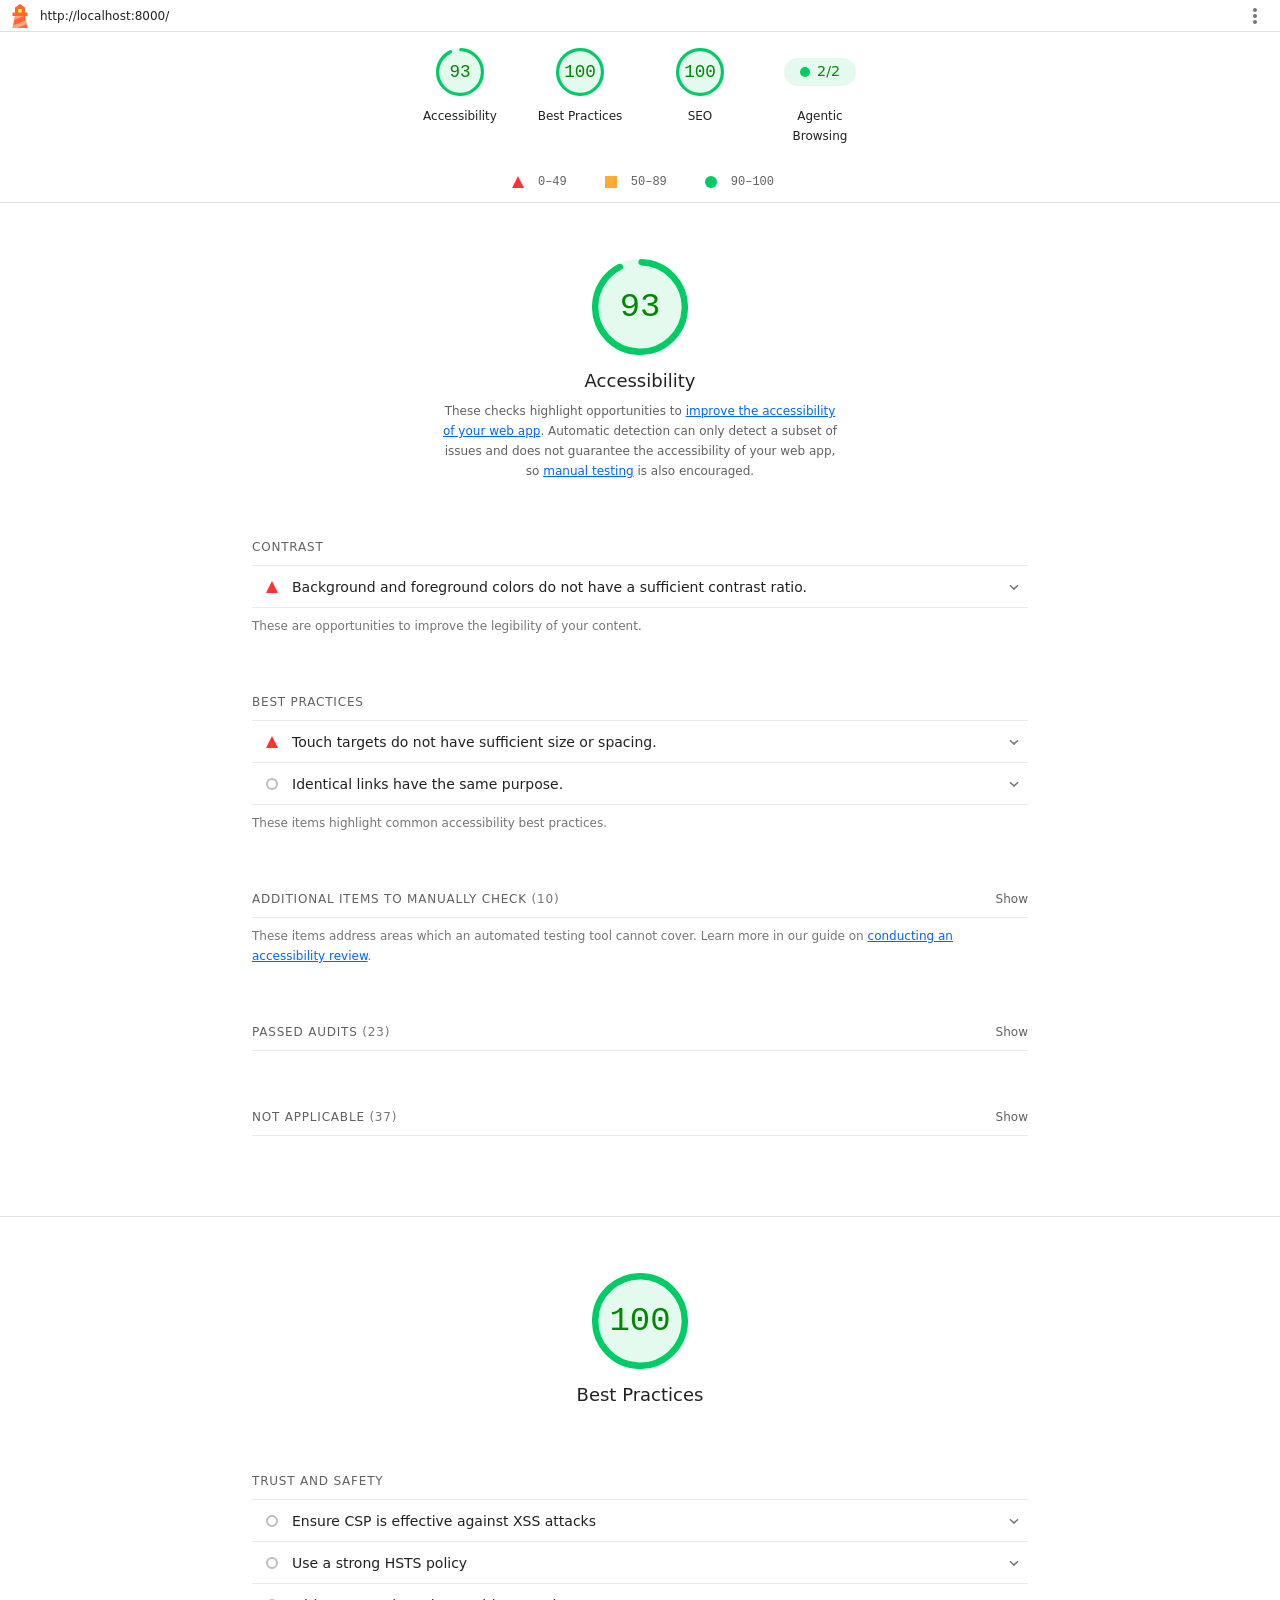
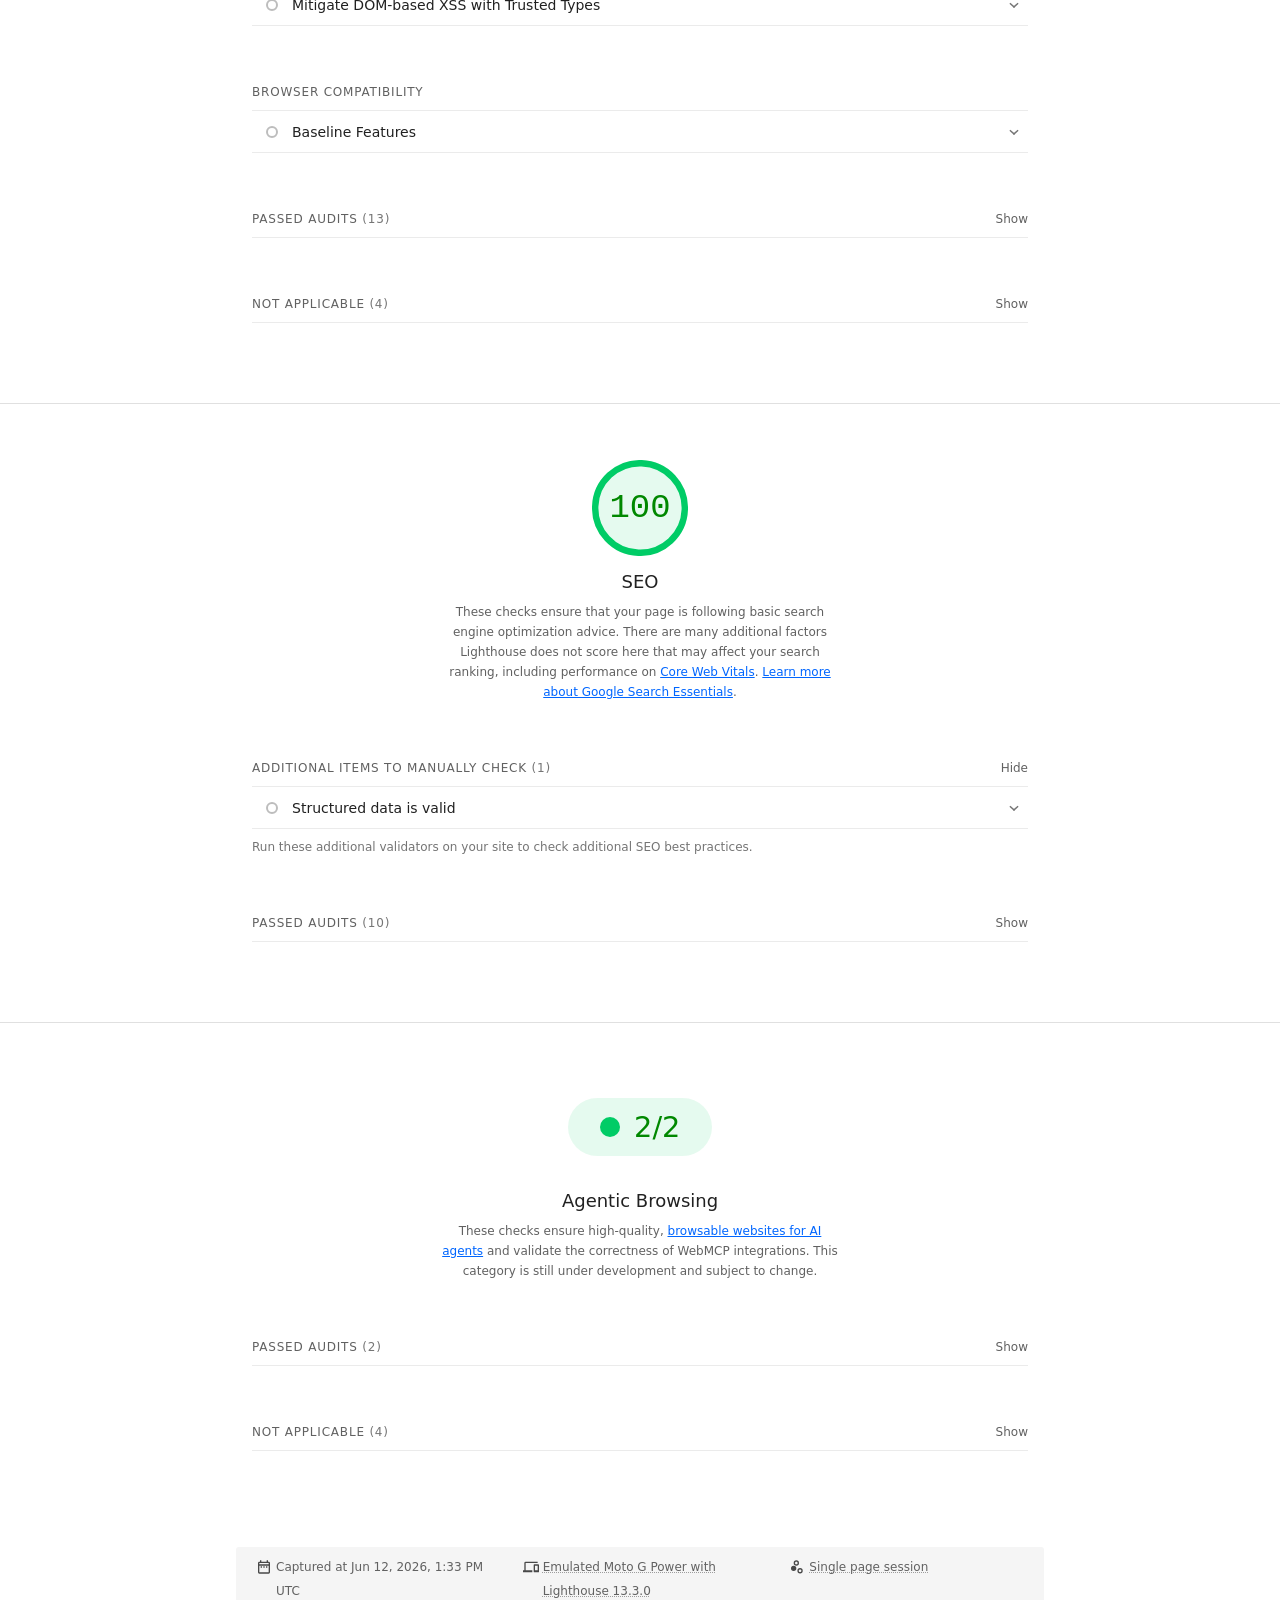
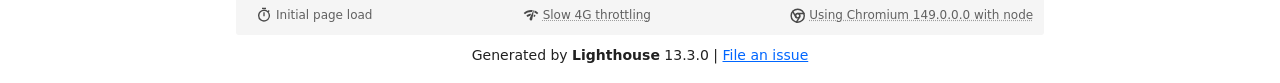
<file: lighthouse_reports/report.html>
<!--
@license
Copyright 2018 Google LLC
SPDX-License-Identifier: Apache-2.0
-->
<!doctype html>
<html lang="en">
<head>
  <meta charset="utf-8">
  <meta name="viewport" content="width=device-width, initial-scale=1, minimum-scale=1">
  <link rel="icon" href='data:image/svg+xml;utf8,<svg fill="none" xmlns="http://www.w3.org/2000/svg" viewBox="0 0 48 48"><path d="m14 7 10-7 10 7v10h5v7h-5l5 24H9l5-24H9v-7h5V7Z" fill="%23F63"/><path d="M31.561 24H14l-1.689 8.105L31.561 24ZM18.983 48H9l1.022-4.907L35.723 32.27l1.663 7.98L18.983 48Z" fill="%23FFA385"/><path fill="%23FF3" d="M20.5 10h7v7h-7z"/></svg>'>
  <title>Lighthouse Report</title>
  <style>body {margin: 0}</style>
</head>
<body>
  <noscript>Lighthouse report requires JavaScript. Please enable.</noscript>

  <div id="lh-log"></div>

  <script>window.__LIGHTHOUSE_JSON__ = {"lighthouseVersion":"13.3.0","requestedUrl":"http://localhost:8000/","mainDocumentUrl":"http://localhost:8000/","finalDisplayedUrl":"http://localhost:8000/","finalUrl":"http://localhost:8000/","fetchTime":"2026-06-12T13:33:41.481Z","gatherMode":"navigation","runWarnings":[],"userAgent":"Mozilla/5.0 (X11; Linux x86_64) AppleWebKit/537.36 (KHTML, like Gecko) Chrome/149.0.0.0 Safari/537.36","environment":{"hostUserAgent":"Mozilla/5.0 (X11; Linux x86_64) AppleWebKit/537.36 (KHTML, like Gecko) Chrome/149.0.0.0 Safari/537.36","benchmarkIndex":2325,"credits":{"axe-core":"4.11.4"}},"audits":{"is-on-https":{"id":"is-on-https","title":"Uses HTTPS","description":"All sites should be protected with HTTPS, even ones that don't handle sensitive data. This includes avoiding [mixed content](https://developers.google.com/web/fundamentals/security/prevent-mixed-content/what-is-mixed-content), where some resources are loaded over HTTP despite the initial request being served over HTTPS. HTTPS prevents intruders from tampering with or passively listening in on the communications between your app and your users, and is a prerequisite for HTTP/2 and many new web platform APIs. [Learn more about HTTPS](https://developer.chrome.com/docs/lighthouse/pwa/is-on-https/).","score":1,"scoreDisplayMode":"binary","details":{"type":"table","headings":[{"key":"url","valueType":"url","label":"Insecure URL"},{"key":"resolution","valueType":"text","label":"Request Resolution"}],"items":[]}},"redirects-http":{"id":"redirects-http","title":"Redirects HTTP traffic to HTTPS","description":"Make sure that you redirect all HTTP traffic to HTTPS in order to enable secure web features for all your users. [Learn more](https://developer.chrome.com/docs/lighthouse/pwa/redirects-http/).","score":null,"scoreDisplayMode":"notApplicable"},"cumulative-layout-shift":{"id":"cumulative-layout-shift","title":"Cumulative Layout Shift","description":"Cumulative Layout Shift measures the movement of visible elements within the viewport. [Learn more about the Cumulative Layout Shift metric](https://web.dev/articles/cls).","score":1,"scoreDisplayMode":"numeric","numericValue":0,"numericUnit":"unitless","displayValue":"0","scoringOptions":{"p10":0.1,"median":0.25},"details":{"type":"debugdata","items":[{"cumulativeLayoutShiftMainFrame":0,"newEngineResult":{"cumulativeLayoutShift":0,"cumulativeLayoutShiftMainFrame":0},"newEngineResultDiffered":false}]}},"errors-in-console":{"id":"errors-in-console","title":"No browser errors logged to the console","description":"Errors logged to the console indicate unresolved problems. They can come from network request failures and other browser concerns. [Learn more about this errors in console diagnostic audit](https://developer.chrome.com/docs/lighthouse/best-practices/errors-in-console/)","score":1,"scoreDisplayMode":"binary","details":{"type":"table","headings":[{"key":"sourceLocation","valueType":"source-location","label":"Source"},{"key":"description","valueType":"code","label":"Description"}],"items":[]}},"image-aspect-ratio":{"id":"image-aspect-ratio","title":"Displays images with correct aspect ratio","description":"Image display dimensions should match natural aspect ratio. [Learn more about image aspect ratio](https://developer.chrome.com/docs/lighthouse/best-practices/image-aspect-ratio/).","score":1,"scoreDisplayMode":"binary","details":{"type":"table","headings":[{"key":"node","valueType":"node","label":""},{"key":"url","valueType":"url","label":"URL"},{"key":"displayedAspectRatio","valueType":"text","label":"Aspect Ratio (Displayed)"},{"key":"actualAspectRatio","valueType":"text","label":"Aspect Ratio (Actual)"}],"items":[]}},"image-size-responsive":{"id":"image-size-responsive","title":"Serves images with appropriate resolution","description":"Image natural dimensions should be proportional to the display size and the pixel ratio to maximize image clarity. [Learn how to provide responsive images](https://web.dev/articles/serve-responsive-images).","score":1,"scoreDisplayMode":"binary","details":{"type":"table","headings":[{"key":"node","valueType":"node","label":""},{"key":"url","valueType":"url","label":"URL"},{"key":"displayedSize","valueType":"text","label":"Displayed size"},{"key":"actualSize","valueType":"text","label":"Actual size"},{"key":"expectedSize","valueType":"text","label":"Expected size"}],"items":[]}},"deprecations":{"id":"deprecations","title":"Avoids deprecated APIs","description":"Deprecated APIs will eventually be removed from the browser. [Learn more about deprecated APIs](https://developer.chrome.com/docs/lighthouse/best-practices/deprecations/).","score":1,"scoreDisplayMode":"binary","details":{"type":"table","headings":[{"key":"value","valueType":"text","label":"Deprecation / Warning"},{"key":"source","valueType":"source-location","label":"Source"}],"items":[]}},"third-party-cookies":{"id":"third-party-cookies","title":"Avoids third-party cookies","description":"Third-party cookies may be blocked in some contexts. [Learn more about preparing for third-party cookie restrictions](https://privacysandbox.google.com/cookies/prepare/overview).","score":1,"scoreDisplayMode":"binary","details":{"type":"table","headings":[{"key":"name","valueType":"text","label":"Name"},{"key":"url","valueType":"url","label":"URL"}],"items":[]}},"valid-source-maps":{"id":"valid-source-maps","title":"Page has valid source maps","description":"Source maps translate minified code to the original source code. This helps developers debug in production. In addition, Lighthouse is able to provide further insights. Consider deploying source maps to take advantage of these benefits. [Learn more about source maps](https://developer.chrome.com/docs/devtools/javascript/source-maps/).","score":1,"scoreDisplayMode":"binary","details":{"type":"table","headings":[{"key":"scriptUrl","valueType":"url","subItemsHeading":{"key":"error"},"label":"URL"},{"key":"sourceMapUrl","valueType":"url","label":"Map URL"}],"items":[{"scriptUrl":"https://cdn.jsdelivr.net/npm/bootstrap@5.3.3/dist/js/bootstrap.bundle.min.js","sourceMapUrl":"https://cdn.jsdelivr.net/npm/bootstrap@5.3.3/dist/js/bootstrap.bundle.min.js.map","subItems":{"type":"subitems","items":[]}}]}},"csp-xss":{"id":"csp-xss","title":"Ensure CSP is effective against XSS attacks","description":"A strong Content Security Policy (CSP) significantly reduces the risk of cross-site scripting (XSS) attacks. [Learn how to use a CSP to prevent XSS](https://developer.chrome.com/docs/lighthouse/best-practices/csp-xss/)","score":1,"scoreDisplayMode":"informative","details":{"type":"table","headings":[{"key":"description","valueType":"text","subItemsHeading":{"key":"description"},"label":"Description"},{"key":"directive","valueType":"code","subItemsHeading":{"key":"directive"},"label":"Directive"},{"key":"severity","valueType":"text","subItemsHeading":{"key":"severity"},"label":"Severity"}],"items":[{"severity":"High","description":"No CSP found in enforcement mode"}]}},"has-hsts":{"id":"has-hsts","title":"Use a strong HSTS policy","description":"Deployment of the HSTS header significantly reduces the risk of downgrading HTTP connections and eavesdropping attacks. A rollout in stages, starting with a low max-age is recommended. [Learn more about using a strong HSTS policy.](https://developer.chrome.com/docs/lighthouse/best-practices/has-hsts)","score":1,"scoreDisplayMode":"informative","details":{"type":"table","headings":[{"key":"description","valueType":"text","subItemsHeading":{"key":"description"},"label":"Description"},{"key":"directive","valueType":"code","subItemsHeading":{"key":"directive"},"label":"Directive"},{"key":"severity","valueType":"text","subItemsHeading":{"key":"severity"},"label":"Severity"}],"items":[{"severity":"High","description":"No HSTS header found"}]}},"origin-isolation":{"id":"origin-isolation","title":"Ensure proper origin isolation with COOP","description":"The Cross-Origin-Opener-Policy (COOP) can be used to isolate the top-level window from other documents such as pop-ups. [Learn more about deploying the COOP header.](https://web.dev/articles/why-coop-coep#coop)","score":null,"scoreDisplayMode":"notApplicable","details":{"type":"table","headings":[{"key":"description","valueType":"text","subItemsHeading":{"key":"description"},"label":"Description"},{"key":"directive","valueType":"code","subItemsHeading":{"key":"directive"},"label":"Directive"},{"key":"severity","valueType":"text","subItemsHeading":{"key":"severity"},"label":"Severity"}],"items":[]}},"clickjacking-mitigation":{"id":"clickjacking-mitigation","title":"Mitigate clickjacking with XFO or CSP","description":"The `X-Frame-Options` (XFO) header or the `frame-ancestors` directive in the `Content-Security-Policy` (CSP) header control where a page can be embedded. These can mitigate clickjacking attacks by blocking some or all sites from embedding the page. [Learn more about mitigating clickjacking](https://developer.chrome.com/docs/lighthouse/best-practices/clickjacking-mitigation).","score":null,"scoreDisplayMode":"notApplicable","details":{"type":"table","headings":[{"key":"description","valueType":"text","subItemsHeading":{"key":"description"},"label":"Description"},{"key":"severity","valueType":"text","subItemsHeading":{"key":"severity"},"label":"Severity"}],"items":[]}},"trusted-types-xss":{"id":"trusted-types-xss","title":"Mitigate DOM-based XSS with Trusted Types","description":"The `require-trusted-types-for` directive in the `Content-Security-Policy` (CSP) header instructs user agents to control the data passed to DOM XSS sink functions. [Learn more about mitigating DOM-based XSS with Trusted Types](https://developer.chrome.com/docs/lighthouse/best-practices/trusted-types-xss).","score":1,"scoreDisplayMode":"informative","details":{"type":"table","headings":[{"key":"description","valueType":"text","subItemsHeading":{"key":"description"},"label":"Description"},{"key":"severity","valueType":"text","subItemsHeading":{"key":"severity"},"label":"Severity"}],"items":[{"severity":"High","description":"No `Content-Security-Policy` header with Trusted Types directive found"}]}},"accesskeys":{"id":"accesskeys","title":"`[accesskey]` values are unique","description":"Access keys let users quickly focus a part of the page. For proper navigation, each access key must be unique. [Learn more about access keys](https://dequeuniversity.com/rules/axe/4.11/accesskeys).","score":null,"scoreDisplayMode":"notApplicable"},"aria-allowed-attr":{"id":"aria-allowed-attr","title":"`[aria-*]` attributes match their roles","description":"Each ARIA `role` supports a specific subset of `aria-*` attributes. Mismatching these invalidates the `aria-*` attributes. [Learn how to match ARIA attributes to their roles](https://dequeuniversity.com/rules/axe/4.11/aria-allowed-attr).","score":1,"scoreDisplayMode":"binary","details":{"type":"table","headings":[{"key":"node","valueType":"node","subItemsHeading":{"key":"relatedNode","valueType":"node"},"label":"Failing Elements"}],"items":[]}},"aria-allowed-role":{"id":"aria-allowed-role","title":"Uses ARIA roles only on compatible elements","description":"Many HTML elements can only be assigned certain ARIA roles. Using ARIA roles where they are not allowed can interfere with the accessibility of the web page. [Learn more about ARIA roles](https://dequeuniversity.com/rules/axe/4.11/aria-allowed-role).","score":null,"scoreDisplayMode":"notApplicable"},"aria-command-name":{"id":"aria-command-name","title":"`button`, `link`, and `menuitem` elements have accessible names","description":"When an element doesn't have an accessible name, screen readers announce it with a generic name, making it unusable for users who rely on screen readers. [Learn how to make command elements more accessible](https://dequeuniversity.com/rules/axe/4.11/aria-command-name).","score":null,"scoreDisplayMode":"notApplicable"},"aria-conditional-attr":{"id":"aria-conditional-attr","title":"ARIA attributes are used as specified for the element's role","description":"Some ARIA attributes are only allowed on an element under certain conditions. [Learn more about conditional ARIA attributes](https://dequeuniversity.com/rules/axe/4.11/aria-conditional-attr).","score":1,"scoreDisplayMode":"binary","details":{"type":"table","headings":[{"key":"node","valueType":"node","subItemsHeading":{"key":"relatedNode","valueType":"node"},"label":"Failing Elements"}],"items":[]}},"aria-deprecated-role":{"id":"aria-deprecated-role","title":"Deprecated ARIA roles were not used","description":"Deprecated ARIA roles may not be processed correctly by assistive technology. [Learn more about deprecated ARIA roles](https://dequeuniversity.com/rules/axe/4.11/aria-deprecated-role).","score":1,"scoreDisplayMode":"binary","details":{"type":"table","headings":[{"key":"node","valueType":"node","subItemsHeading":{"key":"relatedNode","valueType":"node"},"label":"Failing Elements"}],"items":[]}},"aria-dialog-name":{"id":"aria-dialog-name","title":"Elements with `role=\"dialog\"` or `role=\"alertdialog\"` have accessible names.","description":"ARIA dialog elements without accessible names may prevent screen readers users from discerning the purpose of these elements. [Learn how to make ARIA dialog elements more accessible](https://dequeuniversity.com/rules/axe/4.11/aria-dialog-name).","score":null,"scoreDisplayMode":"notApplicable"},"aria-hidden-body":{"id":"aria-hidden-body","title":"`[aria-hidden=\"true\"]` is not present on the document `\u003cbody>`","description":"Assistive technologies, like screen readers, work inconsistently when `aria-hidden=\"true\"` is set on the document `\u003cbody>`. [Learn how `aria-hidden` affects the document body](https://dequeuniversity.com/rules/axe/4.11/aria-hidden-body).","score":1,"scoreDisplayMode":"binary","details":{"type":"table","headings":[{"key":"node","valueType":"node","subItemsHeading":{"key":"relatedNode","valueType":"node"},"label":"Failing Elements"}],"items":[]}},"aria-hidden-focus":{"id":"aria-hidden-focus","title":"`[aria-hidden=\"true\"]` elements do not contain focusable descendents","description":"Focusable descendents within an `[aria-hidden=\"true\"]` element prevent those interactive elements from being available to users of assistive technologies like screen readers. [Learn how `aria-hidden` affects focusable elements](https://dequeuniversity.com/rules/axe/4.11/aria-hidden-focus).","score":1,"scoreDisplayMode":"binary","details":{"type":"table","headings":[{"key":"node","valueType":"node","subItemsHeading":{"key":"relatedNode","valueType":"node"},"label":"Failing Elements"}],"items":[]}},"aria-input-field-name":{"id":"aria-input-field-name","title":"ARIA input fields have accessible names","description":"When an input field doesn't have an accessible name, screen readers announce it with a generic name, making it unusable for users who rely on screen readers. [Learn more about input field labels](https://dequeuniversity.com/rules/axe/4.11/aria-input-field-name).","score":null,"scoreDisplayMode":"notApplicable"},"aria-meter-name":{"id":"aria-meter-name","title":"ARIA `meter` elements have accessible names","description":"When a meter element doesn't have an accessible name, screen readers announce it with a generic name, making it unusable for users who rely on screen readers. [Learn how to name `meter` elements](https://dequeuniversity.com/rules/axe/4.11/aria-meter-name).","score":null,"scoreDisplayMode":"notApplicable"},"aria-progressbar-name":{"id":"aria-progressbar-name","title":"ARIA `progressbar` elements have accessible names","description":"When a `progressbar` element doesn't have an accessible name, screen readers announce it with a generic name, making it unusable for users who rely on screen readers. [Learn how to label `progressbar` elements](https://dequeuniversity.com/rules/axe/4.11/aria-progressbar-name).","score":null,"scoreDisplayMode":"notApplicable"},"aria-prohibited-attr":{"id":"aria-prohibited-attr","title":"Elements use only permitted ARIA attributes","description":"Using ARIA attributes in roles where they are prohibited can mean that important information is not communicated to users of assistive technologies. [Learn more about prohibited ARIA roles](https://dequeuniversity.com/rules/axe/4.11/aria-prohibited-attr).","score":1,"scoreDisplayMode":"binary","details":{"type":"table","headings":[{"key":"node","valueType":"node","subItemsHeading":{"key":"relatedNode","valueType":"node"},"label":"Failing Elements"}],"items":[]}},"aria-required-attr":{"id":"aria-required-attr","title":"`[role]`s have all required `[aria-*]` attributes","description":"Some ARIA roles have required attributes that describe the state of the element to screen readers. [Learn more about roles and required attributes](https://dequeuniversity.com/rules/axe/4.11/aria-required-attr).","score":1,"scoreDisplayMode":"binary","details":{"type":"table","headings":[{"key":"node","valueType":"node","subItemsHeading":{"key":"relatedNode","valueType":"node"},"label":"Failing Elements"}],"items":[]}},"aria-required-children":{"id":"aria-required-children","title":"Elements with an ARIA `[role]` that require children to contain a specific `[role]` have all required children.","description":"Some ARIA parent roles must contain specific child roles to perform their intended accessibility functions. [Learn more about roles and required children elements](https://dequeuniversity.com/rules/axe/4.11/aria-required-children).","score":null,"scoreDisplayMode":"notApplicable"},"aria-required-parent":{"id":"aria-required-parent","title":"`[role]`s are contained by their required parent element","description":"Some ARIA child roles must be contained by specific parent roles to properly perform their intended accessibility functions. [Learn more about ARIA roles and required parent element](https://dequeuniversity.com/rules/axe/4.11/aria-required-parent).","score":null,"scoreDisplayMode":"notApplicable"},"aria-roles":{"id":"aria-roles","title":"`[role]` values are valid","description":"ARIA roles must have valid values in order to perform their intended accessibility functions. [Learn more about valid ARIA roles](https://dequeuniversity.com/rules/axe/4.11/aria-roles).","score":1,"scoreDisplayMode":"binary","details":{"type":"table","headings":[{"key":"node","valueType":"node","subItemsHeading":{"key":"relatedNode","valueType":"node"},"label":"Failing Elements"}],"items":[]}},"aria-text":{"id":"aria-text","title":"Elements with the `role=text` attribute do not have focusable descendents.","description":"Adding `role=text` around a text node split by markup enables VoiceOver to treat it as one phrase, but the element's focusable descendents will not be announced. [Learn more about the `role=text` attribute](https://dequeuniversity.com/rules/axe/4.11/aria-text).","score":null,"scoreDisplayMode":"notApplicable"},"aria-toggle-field-name":{"id":"aria-toggle-field-name","title":"ARIA toggle fields have accessible names","description":"When a toggle field doesn't have an accessible name, screen readers announce it with a generic name, making it unusable for users who rely on screen readers. [Learn more about toggle fields](https://dequeuniversity.com/rules/axe/4.11/aria-toggle-field-name).","score":null,"scoreDisplayMode":"notApplicable"},"aria-tooltip-name":{"id":"aria-tooltip-name","title":"ARIA `tooltip` elements have accessible names","description":"When a tooltip element doesn't have an accessible name, screen readers announce it with a generic name, making it unusable for users who rely on screen readers. [Learn how to name `tooltip` elements](https://dequeuniversity.com/rules/axe/4.11/aria-tooltip-name).","score":null,"scoreDisplayMode":"notApplicable"},"aria-treeitem-name":{"id":"aria-treeitem-name","title":"ARIA `treeitem` elements have accessible names","description":"When a `treeitem` element doesn't have an accessible name, screen readers announce it with a generic name, making it unusable for users who rely on screen readers. [Learn more about labeling `treeitem` elements](https://dequeuniversity.com/rules/axe/4.11/aria-treeitem-name).","score":null,"scoreDisplayMode":"notApplicable"},"aria-valid-attr-value":{"id":"aria-valid-attr-value","title":"`[aria-*]` attributes have valid values","description":"Assistive technologies, like screen readers, can't interpret ARIA attributes with invalid values. [Learn more about valid values for ARIA attributes](https://dequeuniversity.com/rules/axe/4.11/aria-valid-attr-value).","score":1,"scoreDisplayMode":"binary","details":{"type":"table","headings":[{"key":"node","valueType":"node","subItemsHeading":{"key":"relatedNode","valueType":"node"},"label":"Failing Elements"}],"items":[]}},"aria-valid-attr":{"id":"aria-valid-attr","title":"`[aria-*]` attributes are valid and not misspelled","description":"Assistive technologies, like screen readers, can't interpret ARIA attributes with invalid names. [Learn more about valid ARIA attributes](https://dequeuniversity.com/rules/axe/4.11/aria-valid-attr).","score":1,"scoreDisplayMode":"binary","details":{"type":"table","headings":[{"key":"node","valueType":"node","subItemsHeading":{"key":"relatedNode","valueType":"node"},"label":"Failing Elements"}],"items":[]}},"button-name":{"id":"button-name","title":"Buttons have an accessible name","description":"When a button doesn't have an accessible name, screen readers announce it as \"button\", making it unusable for users who rely on screen readers. [Learn how to make buttons more accessible](https://dequeuniversity.com/rules/axe/4.11/button-name).","score":1,"scoreDisplayMode":"binary","details":{"type":"table","headings":[{"key":"node","valueType":"node","subItemsHeading":{"key":"relatedNode","valueType":"node"},"label":"Failing Elements"}],"items":[]}},"bypass":{"id":"bypass","title":"The page contains a heading, skip link, or landmark region","description":"Adding ways to bypass repetitive content lets keyboard users navigate the page more efficiently. [Learn more about bypass blocks](https://dequeuniversity.com/rules/axe/4.11/bypass).","score":null,"scoreDisplayMode":"notApplicable"},"color-contrast":{"id":"color-contrast","title":"Background and foreground colors do not have a sufficient contrast ratio.","description":"Low-contrast text is difficult or impossible for many users to read. [Learn how to provide sufficient color contrast](https://dequeuniversity.com/rules/axe/4.11/color-contrast).","score":0,"scoreDisplayMode":"binary","details":{"type":"table","headings":[{"key":"node","valueType":"node","subItemsHeading":{"key":"relatedNode","valueType":"node"},"label":"Failing Elements"}],"items":[{"node":{"type":"node","lhId":"1-0-SPAN","path":"1,HTML,1,BODY,3,MAIN,3,SECTION,0,DIV,0,DIV,0,DIV,0,DIV,1,SPAN","selector":"div.row > div.col-6 > div.stat-item > span.stat-item__label","boundingRect":{"top":495,"bottom":514,"left":29,"right":177,"width":148,"height":19},"snippet":"\u003cspan class=\"stat-item__label\">","nodeLabel":"ANOS DE MERCADO","explanation":"Fix any of the following:\n  Element has insufficient color contrast of 2.8 (foreground color: #fae9d9, background color: #dc6f00, font size: 10.5pt (14px), font weight: normal). Expected contrast ratio of 4.5:1"},"subItems":{"type":"subitems","items":[{"relatedNode":{"type":"node","lhId":"1-1-SECTION","path":"1,HTML,1,BODY,3,MAIN,3,SECTION","selector":"body > main > section.stats-section","boundingRect":{"top":412,"bottom":671,"left":0,"right":413,"width":413,"height":259},"snippet":"\u003csection class=\"stats-section\" aria-label=\"Nossos números\">","nodeLabel":"20+\nANOS DE MERCADO\n5k+\nCLIENTES ATENDIDOS\n200+\nPRODUTOS PARA SUA OBRA\n100%\nQUA…"}}]}},{"node":{"type":"node","lhId":"1-2-SPAN","path":"1,HTML,1,BODY,3,MAIN,3,SECTION,0,DIV,0,DIV,1,DIV,0,DIV,1,SPAN","selector":"div.row > div.col-6 > div.stat-item > span.stat-item__label","boundingRect":{"top":495,"bottom":514,"left":227,"right":391,"width":164,"height":19},"snippet":"\u003cspan class=\"stat-item__label\">","nodeLabel":"CLIENTES ATENDIDOS","explanation":"Fix any of the following:\n  Element has insufficient color contrast of 2.8 (foreground color: #fae9d9, background color: #dc6f00, font size: 10.5pt (14px), font weight: normal). Expected contrast ratio of 4.5:1"},"subItems":{"type":"subitems","items":[{"relatedNode":{"type":"node","lhId":"1-1-SECTION","path":"1,HTML,1,BODY,3,MAIN,3,SECTION","selector":"body > main > section.stats-section","boundingRect":{"top":412,"bottom":671,"left":0,"right":413,"width":413,"height":259},"snippet":"\u003csection class=\"stats-section\" aria-label=\"Nossos números\">","nodeLabel":"20+\nANOS DE MERCADO\n5k+\nCLIENTES ATENDIDOS\n200+\nPRODUTOS PARA SUA OBRA\n100%\nQUA…"}}]}},{"node":{"type":"node","lhId":"1-3-SPAN","path":"1,HTML,1,BODY,3,MAIN,3,SECTION,0,DIV,0,DIV,2,DIV,0,DIV,1,SPAN","selector":"div.row > div.col-6 > div.stat-item > span.stat-item__label","boundingRect":{"top":575,"bottom":620,"left":21,"right":185,"width":163,"height":45},"snippet":"\u003cspan class=\"stat-item__label\">","nodeLabel":"PRODUTOS PARA SUA OBRA","explanation":"Fix any of the following:\n  Element has insufficient color contrast of 2.8 (foreground color: #fae9d9, background color: #dc6f00, font size: 10.5pt (14px), font weight: normal). Expected contrast ratio of 4.5:1"},"subItems":{"type":"subitems","items":[{"relatedNode":{"type":"node","lhId":"1-1-SECTION","path":"1,HTML,1,BODY,3,MAIN,3,SECTION","selector":"body > main > section.stats-section","boundingRect":{"top":412,"bottom":671,"left":0,"right":413,"width":413,"height":259},"snippet":"\u003csection class=\"stats-section\" aria-label=\"Nossos números\">","nodeLabel":"20+\nANOS DE MERCADO\n5k+\nCLIENTES ATENDIDOS\n200+\nPRODUTOS PARA SUA OBRA\n100%\nQUA…"}}]}},{"node":{"type":"node","lhId":"1-4-SPAN","path":"1,HTML,1,BODY,3,MAIN,3,SECTION,0,DIV,0,DIV,3,DIV,0,DIV,1,SPAN","selector":"div.row > div.col-6 > div.stat-item > span.stat-item__label","boundingRect":{"top":575,"bottom":620,"left":265,"right":354,"width":89,"height":45},"snippet":"\u003cspan class=\"stat-item__label\">","nodeLabel":"QUALIDADE GARANTIDA","explanation":"Fix any of the following:\n  Element has insufficient color contrast of 2.8 (foreground color: #fae9d9, background color: #dc6f00, font size: 10.5pt (14px), font weight: normal). Expected contrast ratio of 4.5:1"},"subItems":{"type":"subitems","items":[{"relatedNode":{"type":"node","lhId":"1-1-SECTION","path":"1,HTML,1,BODY,3,MAIN,3,SECTION","selector":"body > main > section.stats-section","boundingRect":{"top":412,"bottom":671,"left":0,"right":413,"width":413,"height":259},"snippet":"\u003csection class=\"stats-section\" aria-label=\"Nossos números\">","nodeLabel":"20+\nANOS DE MERCADO\n5k+\nCLIENTES ATENDIDOS\n200+\nPRODUTOS PARA SUA OBRA\n100%\nQUA…"}}]}},{"node":{"type":"node","lhId":"1-5-A","path":"1,HTML,1,BODY,3,MAIN,7,SECTION,0,DIV,0,DIV,1,A","selector":"section.section-pad > div.container > div.d-flex > a#see-all-products-btn","boundingRect":{"top":1775,"bottom":1828,"left":12,"right":401,"width":389,"height":54},"snippet":"\u003ca href=\"/produtos/\" class=\"btn-outline-cta flex-shrink-0\" id=\"see-all-products-btn\">","nodeLabel":"Ver Todos","explanation":"Fix any of the following:\n  Element has insufficient color contrast of 3.15 (foreground color: #dc6f00, background color: #f9f9f9, font size: 12.0pt (16px), font weight: bold). Expected contrast ratio of 4.5:1"},"subItems":{"type":"subitems","items":[{"relatedNode":{"type":"node","lhId":"1-6-SECTION","path":"1,HTML,1,BODY,3,MAIN,7,SECTION","selector":"body > main > section.section-pad","boundingRect":{"top":1545,"bottom":3931,"left":0,"right":413,"width":413,"height":2386},"snippet":"\u003csection class=\"section-pad\" style=\"background: var(--color-bg);\" aria-labelledby=\"featured-title\">","nodeLabel":"Produtos em Destaque para Sua Obra\n\nSeleção especial de materiais de construção…"}}]}},{"node":{"type":"node","lhId":"1-7-P","path":"1,HTML,1,BODY,3,MAIN,13,SECTION,0,DIV,0,DIV,0,DIV,1,DIV,0,P","selector":"div#locationTabsContent > div#pane-1 > div.text-center > p.eyebrow","boundingRect":{"top":5852,"bottom":5877,"left":12,"right":401,"width":389,"height":26},"snippet":"\u003cp class=\"eyebrow\" style=\"color: var(--color-primary);\">","nodeLabel":"NOSSA LOCALIZAÇÃO","explanation":"Fix any of the following:\n  Element has insufficient color contrast of 3.15 (foreground color: #dc6f00, background color: #f9f9f9, font size: 12.0pt (16px), font weight: normal). Expected contrast ratio of 4.5:1"},"subItems":{"type":"subitems","items":[{"relatedNode":{"type":"node","lhId":"1-8-BODY","path":"1,HTML,1,BODY","selector":"body","boundingRect":{"top":0,"bottom":8559,"left":0,"right":413,"width":413,"height":8559},"snippet":"\u003cbody>","nodeLabel":"body"}}]}},{"node":{"type":"node","lhId":"1-9-A","path":"1,HTML,1,BODY,3,MAIN,13,SECTION,0,DIV,0,DIV,0,DIV,2,DIV,0,DIV,2,DIV,0,A","selector":"div.location-wrapper > div.location-card > div.location-actions > a.btn-location-route","boundingRect":{"top":6448,"bottom":6498,"left":37,"right":376,"width":339,"height":50},"snippet":"\u003ca href=\"https://maps.app.goo.gl/HeNE3K1JzGGUicxB7\" target=\"_blank\" rel=\"noopener noreferrer\" class=\"btn-location-route w-100\">","nodeLabel":"Traçar Rota","explanation":"Fix any of the following:\n  Element has insufficient color contrast of 3.32 (foreground color: #ffffff, background color: #dc6f00, font size: 12.0pt (16px), font weight: normal). Expected contrast ratio of 4.5:1"}},{"node":{"type":"node","lhId":"1-10-A","path":"1,HTML,1,BODY,3,MAIN,13,SECTION,0,DIV,0,DIV,0,DIV,2,DIV,0,DIV,2,DIV,1,A","selector":"div.location-wrapper > div.location-card > div.location-actions > a.btn-location-whatsapp","boundingRect":{"top":6518,"bottom":6570,"left":37,"right":376,"width":339,"height":52},"snippet":"\u003ca href=\"https://wa.me/5551999999999?text=Olá! Gostaria de falar com a unidade São …\" target=\"_blank\" rel=\"noopener noreferrer\" class=\"btn-location-whatsapp w-100 mt-2\">","nodeLabel":"Falar no WhatsApp","explanation":"Fix any of the following:\n  Element has insufficient color contrast of 4.13 (foreground color: #128c7e, background color: #ffffff, font size: 12.0pt (16px), font weight: normal). Expected contrast ratio of 4.5:1"}},{"node":{"type":"node","lhId":"1-11-A","path":"1,HTML,1,BODY,3,MAIN,15,SECTION,0,DIV,2,DIV,0,A","selector":"section.cta-banner > div.container > div.d-flex > a#cta-whatsapp-final","boundingRect":{"top":7336,"bottom":7385,"left":24,"right":389,"width":365,"height":50},"snippet":"\u003ca href=\"https://wa.me/5551999999999?text=Olá! Gostaria de um orçamento para minha …\" class=\"btn-primary-cta\" target=\"_blank\" rel=\"noopener noreferrer\" id=\"cta-whatsapp-final\">","nodeLabel":"Solicitar Orçamento pelo WhatsApp","explanation":"Fix any of the following:\n  Element has insufficient color contrast of 3.32 (foreground color: #ffffff, background color: #dc6f00, font size: 12.0pt (16px), font weight: bold). Expected contrast ratio of 4.5:1"}}],"debugData":{"type":"debugdata","impact":"serious","tags":["cat.color","wcag2aa","wcag143","TTv5","TT13.c","EN-301-549","EN-9.1.4.3","ACT","RGAAv4","RGAA-3.2.1"]}}},"definition-list":{"id":"definition-list","title":"`\u003cdl>`'s contain only properly-ordered `\u003cdt>` and `\u003cdd>` groups, `\u003cscript>`, `\u003ctemplate>` or `\u003cdiv>` elements.","description":"When definition lists are not properly marked up, screen readers may produce confusing or inaccurate output. [Learn how to structure definition lists correctly](https://dequeuniversity.com/rules/axe/4.11/definition-list).","score":null,"scoreDisplayMode":"notApplicable"},"dlitem":{"id":"dlitem","title":"Definition list items are wrapped in `\u003cdl>` elements","description":"Definition list items (`\u003cdt>` and `\u003cdd>`) must be wrapped in a parent `\u003cdl>` element to ensure that screen readers can properly announce them. [Learn how to structure definition lists correctly](https://dequeuniversity.com/rules/axe/4.11/dlitem).","score":null,"scoreDisplayMode":"notApplicable"},"document-title":{"id":"document-title","title":"Document has a `\u003ctitle>` element","description":"The title gives screen reader users an overview of the page, and search engine users rely on it heavily to determine if a page is relevant to their search. [Learn more about document titles](https://dequeuniversity.com/rules/axe/4.11/document-title).","score":1,"scoreDisplayMode":"binary","details":{"type":"table","headings":[{"key":"node","valueType":"node","subItemsHeading":{"key":"relatedNode","valueType":"node"},"label":"Failing Elements"}],"items":[]}},"duplicate-id-aria":{"id":"duplicate-id-aria","title":"ARIA IDs are unique","description":"The value of an ARIA ID must be unique to prevent other instances from being overlooked by assistive technologies. [Learn how to fix duplicate ARIA IDs](https://dequeuniversity.com/rules/axe/4.11/duplicate-id-aria).","score":null,"scoreDisplayMode":"notApplicable"},"empty-heading":{"id":"empty-heading","title":"All heading elements contain content.","description":"A heading with no content or inaccessible text prevent screen reader users from accessing information on the page's structure. [Learn more about headings](https://dequeuniversity.com/rules/axe/4.11/empty-heading).","score":null,"scoreDisplayMode":"notApplicable"},"form-field-multiple-labels":{"id":"form-field-multiple-labels","title":"No form fields have multiple labels","description":"Form fields with multiple labels can be confusingly announced by assistive technologies like screen readers which use either the first, the last, or all of the labels. [Learn how to use form labels](https://dequeuniversity.com/rules/axe/4.11/form-field-multiple-labels).","score":null,"scoreDisplayMode":"notApplicable"},"frame-title":{"id":"frame-title","title":"`\u003cframe>` or `\u003ciframe>` elements have a title","description":"Screen reader users rely on frame titles to describe the contents of frames. [Learn more about frame titles](https://dequeuniversity.com/rules/axe/4.11/frame-title).","score":1,"scoreDisplayMode":"binary","details":{"type":"table","headings":[{"key":"node","valueType":"node","subItemsHeading":{"key":"relatedNode","valueType":"node"},"label":"Failing Elements"}],"items":[]}},"heading-order":{"id":"heading-order","title":"Heading elements appear in a sequentially-descending order","description":"Properly ordered headings that do not skip levels convey the semantic structure of the page, making it easier to navigate and understand when using assistive technologies. [Learn more about heading order](https://dequeuniversity.com/rules/axe/4.11/heading-order).","score":1,"scoreDisplayMode":"binary","details":{"type":"table","headings":[{"key":"node","valueType":"node","subItemsHeading":{"key":"relatedNode","valueType":"node"},"label":"Failing Elements"}],"items":[]}},"html-has-lang":{"id":"html-has-lang","title":"`\u003chtml>` element has a `[lang]` attribute","description":"If a page doesn't specify a `lang` attribute, a screen reader assumes that the page is in the default language that the user chose when setting up the screen reader. If the page isn't actually in the default language, then the screen reader might not announce the page's text correctly. [Learn more about the `lang` attribute](https://dequeuniversity.com/rules/axe/4.11/html-has-lang).","score":1,"scoreDisplayMode":"binary","details":{"type":"table","headings":[{"key":"node","valueType":"node","subItemsHeading":{"key":"relatedNode","valueType":"node"},"label":"Failing Elements"}],"items":[]}},"html-lang-valid":{"id":"html-lang-valid","title":"`\u003chtml>` element has a valid value for its `[lang]` attribute","description":"Specifying a valid [BCP 47 language](https://www.w3.org/International/questions/qa-choosing-language-tags#question) helps screen readers announce text properly. [Learn how to use the `lang` attribute](https://dequeuniversity.com/rules/axe/4.11/html-lang-valid).","score":1,"scoreDisplayMode":"binary","details":{"type":"table","headings":[{"key":"node","valueType":"node","subItemsHeading":{"key":"relatedNode","valueType":"node"},"label":"Failing Elements"}],"items":[]}},"html-xml-lang-mismatch":{"id":"html-xml-lang-mismatch","title":"`\u003chtml>` element has an `[xml:lang]` attribute with the same base language as the `[lang]` attribute.","description":"If the webpage does not specify a consistent language, then the screen reader might not announce the page's text correctly. [Learn more about the `lang` attribute](https://dequeuniversity.com/rules/axe/4.11/html-xml-lang-mismatch).","score":null,"scoreDisplayMode":"notApplicable"},"identical-links-same-purpose":{"id":"identical-links-same-purpose","title":"Identical links have the same purpose.","description":"Links with the same destination should have the same description, to help users understand the link's purpose and decide whether to follow it. [Learn more about identical links](https://dequeuniversity.com/rules/axe/4.11/identical-links-same-purpose).","score":1,"scoreDisplayMode":"informative","details":{"type":"table","headings":[{"key":"node","valueType":"node","subItemsHeading":{"key":"relatedNode","valueType":"node"},"label":"Failing Elements"}],"items":[{"node":{"type":"node","lhId":"1-17-A","path":"1,HTML,1,BODY,3,MAIN,7,SECTION,0,DIV,1,DIV,0,DIV,0,ARTICLE,1,DIV,2,DIV,1,A","selector":"article#product-7 > div.product-card__body > div.product-card__footer > a#product-cta-7","boundingRect":{"top":2259,"bottom":2298,"left":233,"right":376,"width":143,"height":38},"snippet":"\u003ca href=\"/produto/pregos-1227/\" class=\"product-card__cta\" id=\"product-cta-7\">","nodeLabel":"Ver Detalhes ","explanation":"Fix all of the following:\n  Check that links have the same purpose, or are intentionally ambiguous."},"subItems":{"type":"subitems","items":[{"relatedNode":{"type":"node","lhId":"1-18-A","path":"1,HTML,1,BODY,3,MAIN,7,SECTION,0,DIV,1,DIV,1,DIV,0,ARTICLE,1,DIV,3,DIV,1,A","selector":"article#product-5 > div.product-card__body > div.product-card__footer > a#product-cta-5","boundingRect":{"top":2772,"bottom":2810,"left":233,"right":376,"width":143,"height":38},"snippet":"\u003ca href=\"/produto/martelo-unha-tramontina/\" class=\"product-card__cta\" id=\"product-cta-5\">","nodeLabel":"Ver Detalhes "}},{"relatedNode":{"type":"node","lhId":"1-19-A","path":"1,HTML,1,BODY,3,MAIN,7,SECTION,0,DIV,1,DIV,2,DIV,0,ARTICLE,1,DIV,3,DIV,1,A","selector":"article#product-3 > div.product-card__body > div.product-card__footer > a#product-cta-3","boundingRect":{"top":3359,"bottom":3397,"left":37,"right":180,"width":143,"height":38},"snippet":"\u003ca href=\"/produto/viga-de-garapeira-aparelhada/\" class=\"product-card__cta\" id=\"product-cta-3\">","nodeLabel":"Ver Detalhes "}},{"relatedNode":{"type":"node","lhId":"1-20-A","path":"1,HTML,1,BODY,3,MAIN,7,SECTION,0,DIV,1,DIV,3,DIV,0,ARTICLE,1,DIV,2,DIV,1,A","selector":"article#product-1 > div.product-card__body > div.product-card__footer > a#product-cta-1","boundingRect":{"top":3821,"bottom":3860,"left":233,"right":376,"width":143,"height":38},"snippet":"\u003ca href=\"/produto/torneira/\" class=\"product-card__cta\" id=\"product-cta-1\">","nodeLabel":"Ver Detalhes "}}]}}],"debugData":{"type":"debugdata","impact":"minor","tags":["cat.semantics","wcag2aaa","wcag249"]}}},"image-alt":{"id":"image-alt","title":"Image elements have `[alt]` attributes","description":"Informative elements should aim for short, descriptive alternate text. Decorative elements can be ignored with an empty alt attribute. [Learn more about the `alt` attribute](https://dequeuniversity.com/rules/axe/4.11/image-alt).","score":1,"scoreDisplayMode":"binary","details":{"type":"table","headings":[{"key":"node","valueType":"node","subItemsHeading":{"key":"relatedNode","valueType":"node"},"label":"Failing Elements"}],"items":[]}},"image-redundant-alt":{"id":"image-redundant-alt","title":"Image elements do not have `[alt]` attributes that are redundant text.","description":"Informative elements should aim for short, descriptive alternative text. Alternative text that is exactly the same as the text adjacent to the link or image is potentially confusing for screen reader users, because the text will be read twice. [Learn more about the `alt` attribute](https://dequeuniversity.com/rules/axe/4.11/image-redundant-alt).","score":null,"scoreDisplayMode":"notApplicable"},"input-button-name":{"id":"input-button-name","title":"Input buttons have discernible text.","description":"Adding discernable and accessible text to input buttons may help screen reader users understand the purpose of the input button. [Learn more about input buttons](https://dequeuniversity.com/rules/axe/4.11/input-button-name).","score":null,"scoreDisplayMode":"notApplicable"},"input-image-alt":{"id":"input-image-alt","title":"`\u003cinput type=\"image\">` elements have `[alt]` text","description":"When an image is being used as an `\u003cinput>` button, providing alternative text can help screen reader users understand the purpose of the button. [Learn about input image alt text](https://dequeuniversity.com/rules/axe/4.11/input-image-alt).","score":null,"scoreDisplayMode":"notApplicable"},"label-content-name-mismatch":{"id":"label-content-name-mismatch","title":"Elements with visible text labels have matching accessible names.","description":"Visible text labels that do not match the accessible name can result in a confusing experience for screen reader users. [Learn more about accessible names](https://dequeuniversity.com/rules/axe/4.11/label-content-name-mismatch).","score":null,"scoreDisplayMode":"notApplicable"},"label":{"id":"label","title":"Form elements have associated labels","description":"Labels ensure that form controls are announced properly by assistive technologies, like screen readers. [Learn more about form element labels](https://dequeuniversity.com/rules/axe/4.11/label).","score":null,"scoreDisplayMode":"notApplicable"},"landmark-one-main":{"id":"landmark-one-main","title":"Document has a main landmark.","description":"One main landmark helps screen reader users navigate a web page. [Learn more about landmarks](https://dequeuniversity.com/rules/axe/4.11/landmark-one-main).","score":1,"scoreDisplayMode":"binary","details":{"type":"table","headings":[{"key":"node","valueType":"node","subItemsHeading":{"key":"relatedNode","valueType":"node"},"label":"Failing Elements"}],"items":[]}},"link-name":{"id":"link-name","title":"Links have a discernible name","description":"Link text (and alternate text for images, when used as links) that is discernible, unique, and focusable improves the navigation experience for screen reader users. [Learn how to make links accessible](https://dequeuniversity.com/rules/axe/4.11/link-name).","score":1,"scoreDisplayMode":"binary","details":{"type":"table","headings":[{"key":"node","valueType":"node","subItemsHeading":{"key":"relatedNode","valueType":"node"},"label":"Failing Elements"}],"items":[]}},"link-in-text-block":{"id":"link-in-text-block","title":"Links are distinguishable without relying on color.","description":"Low-contrast text is difficult or impossible for many users to read. Link text that is discernible improves the experience for users with low vision. [Learn how to make links distinguishable](https://dequeuniversity.com/rules/axe/4.11/link-in-text-block).","score":null,"scoreDisplayMode":"notApplicable"},"list":{"id":"list","title":"Lists contain only `\u003cli>` elements and script supporting elements (`\u003cscript>` and `\u003ctemplate>`).","description":"Screen readers have a specific way of announcing lists. Ensuring proper list structure aids screen reader output. [Learn more about proper list structure](https://dequeuniversity.com/rules/axe/4.11/list).","score":1,"scoreDisplayMode":"binary","details":{"type":"table","headings":[{"key":"node","valueType":"node","subItemsHeading":{"key":"relatedNode","valueType":"node"},"label":"Failing Elements"}],"items":[]}},"listitem":{"id":"listitem","title":"List items (`\u003cli>`) are contained within `\u003cul>`, `\u003col>` or `\u003cmenu>` parent elements","description":"Screen readers require list items (`\u003cli>`) to be contained within a parent `\u003cul>`, `\u003col>` or `\u003cmenu>` to be announced properly. [Learn more about proper list structure](https://dequeuniversity.com/rules/axe/4.11/listitem).","score":1,"scoreDisplayMode":"binary","details":{"type":"table","headings":[{"key":"node","valueType":"node","subItemsHeading":{"key":"relatedNode","valueType":"node"},"label":"Failing Elements"}],"items":[]}},"meta-refresh":{"id":"meta-refresh","title":"The document does not use `\u003cmeta http-equiv=\"refresh\">`","description":"Users do not expect a page to refresh automatically, and doing so will move focus back to the top of the page. This may create a frustrating or confusing experience. [Learn more about the refresh meta tag](https://dequeuniversity.com/rules/axe/4.11/meta-refresh).","score":null,"scoreDisplayMode":"notApplicable"},"meta-viewport":{"id":"meta-viewport","title":"`[user-scalable=\"no\"]` is not used in the `\u003cmeta name=\"viewport\">` element and the `[maximum-scale]` attribute is not less than 5.","description":"Disabling zooming is problematic for users with low vision who rely on screen magnification to properly see the contents of a web page. [Learn more about the viewport meta tag](https://dequeuniversity.com/rules/axe/4.11/meta-viewport).","score":1,"scoreDisplayMode":"binary","details":{"type":"table","headings":[{"key":"node","valueType":"node","subItemsHeading":{"key":"relatedNode","valueType":"node"},"label":"Failing Elements"}],"items":[]}},"object-alt":{"id":"object-alt","title":"`\u003cobject>` elements have alternate text","description":"Screen readers cannot translate non-text content. Adding alternate text to `\u003cobject>` elements helps screen readers convey meaning to users. [Learn more about alt text for `object` elements](https://dequeuniversity.com/rules/axe/4.11/object-alt).","score":null,"scoreDisplayMode":"notApplicable"},"select-name":{"id":"select-name","title":"Select elements have associated label elements.","description":"Form elements without effective labels can create frustrating experiences for screen reader users. [Learn more about the `select` element](https://dequeuniversity.com/rules/axe/4.11/select-name).","score":null,"scoreDisplayMode":"notApplicable"},"skip-link":{"id":"skip-link","title":"Skip links are focusable.","description":"Including a skip link can help users skip to the main content to save time. [Learn more about skip links](https://dequeuniversity.com/rules/axe/4.11/skip-link).","score":null,"scoreDisplayMode":"notApplicable"},"tabindex":{"id":"tabindex","title":"No element has a `[tabindex]` value greater than 0","description":"A value greater than 0 implies an explicit navigation ordering. Although technically valid, this often creates frustrating experiences for users who rely on assistive technologies. [Learn more about the `tabindex` attribute](https://dequeuniversity.com/rules/axe/4.11/tabindex).","score":1,"scoreDisplayMode":"binary","details":{"type":"table","headings":[{"key":"node","valueType":"node","subItemsHeading":{"key":"relatedNode","valueType":"node"},"label":"Failing Elements"}],"items":[]}},"table-duplicate-name":{"id":"table-duplicate-name","title":"Tables have different content in the summary attribute and `\u003ccaption>`.","description":"The summary attribute should describe the table structure, while `\u003ccaption>` should have the onscreen title. Accurate table mark-up helps users of screen readers. [Learn more about summary and caption](https://dequeuniversity.com/rules/axe/4.11/table-duplicate-name).","score":null,"scoreDisplayMode":"notApplicable"},"table-fake-caption":{"id":"table-fake-caption","title":"Tables use `\u003ccaption>` instead of cells with the `[colspan]` attribute to indicate a caption.","description":"Screen readers have features to make navigating tables easier. Ensuring that tables use the actual caption element instead of cells with the `[colspan]` attribute may improve the experience for screen reader users. [Learn more about captions](https://dequeuniversity.com/rules/axe/4.11/table-fake-caption).","score":null,"scoreDisplayMode":"notApplicable"},"target-size":{"id":"target-size","title":"Touch targets do not have sufficient size or spacing.","description":"Touch targets with sufficient size and spacing help users who may have difficulty targeting small controls to activate the targets. [Learn more about touch targets](https://dequeuniversity.com/rules/axe/4.11/target-size).","score":0,"scoreDisplayMode":"binary","details":{"type":"table","headings":[{"key":"node","valueType":"node","subItemsHeading":{"key":"relatedNode","valueType":"node"},"label":"Failing Elements"}],"items":[{"node":{"type":"node","lhId":"1-12-BUTTON","path":"1,HTML,1,BODY,3,MAIN,1,SECTION,0,DIV,1,DIV,1,BUTTON","selector":"section.hero-carousel > div#heroCarousel > div.carousel-indicators > button","boundingRect":{"top":366,"bottom":396,"left":218,"right":228,"width":10,"height":30},"snippet":"\u003cbutton type=\"button\" data-bs-target=\"#heroCarousel\" data-bs-slide-to=\"1\" aria-label=\"Banner 2\">","nodeLabel":"Banner 2","explanation":"Fix any of the following:\n  Target has insufficient size (10px by 29.7px, should be at least 24px by 24px)\n  Target has insufficient space to its closest neighbors. Safe clickable space has a diameter of 22px instead of at least 24px."},"subItems":{"type":"subitems","items":[{"relatedNode":{"type":"node","lhId":"1-13-BUTTON","path":"1,HTML,1,BODY,3,MAIN,1,SECTION,0,DIV,1,DIV,0,BUTTON","selector":"section.hero-carousel > div#heroCarousel > div.carousel-indicators > button.active","boundingRect":{"top":366,"bottom":396,"left":184,"right":212,"width":28,"height":30},"snippet":"\u003cbutton type=\"button\" data-bs-target=\"#heroCarousel\" data-bs-slide-to=\"0\" class=\"active\" aria-current=\"true\" aria-label=\"Banner 1\">","nodeLabel":"Banner 1"}}]}}],"debugData":{"type":"debugdata","impact":"serious","tags":["cat.sensory-and-visual-cues","wcag22aa","wcag258"]}}},"td-has-header":{"id":"td-has-header","title":"`\u003ctd>` elements in a large `\u003ctable>` have one or more table headers.","description":"Screen readers have features to make navigating tables easier. Ensuring that `\u003ctd>` elements in a large table (3 or more cells in width and height) have an associated table header may improve the experience for screen reader users. [Learn more about table headers](https://dequeuniversity.com/rules/axe/4.11/td-has-header).","score":null,"scoreDisplayMode":"notApplicable"},"td-headers-attr":{"id":"td-headers-attr","title":"Cells in a `\u003ctable>` element that use the `[headers]` attribute refer to table cells within the same table.","description":"Screen readers have features to make navigating tables easier. Ensuring `\u003ctd>` cells using the `[headers]` attribute only refer to other cells in the same table may improve the experience for screen reader users. [Learn more about the `headers` attribute](https://dequeuniversity.com/rules/axe/4.11/td-headers-attr).","score":null,"scoreDisplayMode":"notApplicable"},"th-has-data-cells":{"id":"th-has-data-cells","title":"`\u003cth>` elements and elements with `[role=\"columnheader\"/\"rowheader\"]` have data cells they describe.","description":"Screen readers have features to make navigating tables easier. Ensuring table headers always refer to some set of cells may improve the experience for screen reader users. [Learn more about table headers](https://dequeuniversity.com/rules/axe/4.11/th-has-data-cells).","score":null,"scoreDisplayMode":"notApplicable"},"valid-lang":{"id":"valid-lang","title":"`[lang]` attributes have a valid value","description":"Specifying a valid [BCP 47 language](https://www.w3.org/International/questions/qa-choosing-language-tags#question) on elements helps ensure that text is pronounced correctly by a screen reader. [Learn how to use the `lang` attribute](https://dequeuniversity.com/rules/axe/4.11/valid-lang).","score":null,"scoreDisplayMode":"notApplicable"},"video-caption":{"id":"video-caption","title":"`\u003cvideo>` elements contain a `\u003ctrack>` element with `[kind=\"captions\"]`","description":"When a video provides a caption it is easier for deaf and hearing impaired users to access its information. [Learn more about video captions](https://dequeuniversity.com/rules/axe/4.11/video-caption).","score":null,"scoreDisplayMode":"notApplicable"},"custom-controls-labels":{"id":"custom-controls-labels","title":"Custom controls have associated labels","description":"Custom interactive controls have associated labels, provided by aria-label or aria-labelledby. [Learn more about custom controls and labels](https://developer.chrome.com/docs/lighthouse/accessibility/custom-controls-labels/).","score":null,"scoreDisplayMode":"manual"},"custom-controls-roles":{"id":"custom-controls-roles","title":"Custom controls have ARIA roles","description":"Custom interactive controls have appropriate ARIA roles. [Learn how to add roles to custom controls](https://developer.chrome.com/docs/lighthouse/accessibility/custom-control-roles/).","score":null,"scoreDisplayMode":"manual"},"focus-traps":{"id":"focus-traps","title":"User focus is not accidentally trapped in a region","description":"A user can tab into and out of any control or region without accidentally trapping their focus. [Learn how to avoid focus traps](https://developer.chrome.com/docs/lighthouse/accessibility/focus-traps/).","score":null,"scoreDisplayMode":"manual"},"focusable-controls":{"id":"focusable-controls","title":"Interactive controls are keyboard focusable","description":"Custom interactive controls are keyboard focusable and display a focus indicator. [Learn how to make custom controls focusable](https://developer.chrome.com/docs/lighthouse/accessibility/focusable-controls/).","score":null,"scoreDisplayMode":"manual"},"interactive-element-affordance":{"id":"interactive-element-affordance","title":"Interactive elements indicate their purpose and state","description":"Interactive elements, such as links and buttons, should indicate their state and be distinguishable from non-interactive elements. [Learn how to decorate interactive elements with affordance hints](https://developer.chrome.com/docs/lighthouse/accessibility/interactive-element-affordance/).","score":null,"scoreDisplayMode":"manual"},"logical-tab-order":{"id":"logical-tab-order","title":"The page has a logical tab order","description":"Tabbing through the page follows the visual layout. Users cannot focus elements that are offscreen. [Learn more about logical tab ordering](https://developer.chrome.com/docs/lighthouse/accessibility/logical-tab-order/).","score":null,"scoreDisplayMode":"manual"},"managed-focus":{"id":"managed-focus","title":"The user's focus is directed to new content added to the page","description":"If new content, such as a dialog, is added to the page, the user's focus is directed to it. [Learn how to direct focus to new content](https://developer.chrome.com/docs/lighthouse/accessibility/managed-focus/).","score":null,"scoreDisplayMode":"manual"},"offscreen-content-hidden":{"id":"offscreen-content-hidden","title":"Offscreen content is hidden from assistive technology","description":"Offscreen content is hidden with display: none or aria-hidden=true. [Learn how to properly hide offscreen content](https://developer.chrome.com/docs/lighthouse/accessibility/offscreen-content-hidden/).","score":null,"scoreDisplayMode":"manual"},"use-landmarks":{"id":"use-landmarks","title":"HTML5 landmark elements are used to improve navigation","description":"Landmark elements (`\u003cmain>`, `\u003cnav>`, etc.) are used to improve the keyboard navigation of the page for assistive technology. [Learn more about landmark elements](https://developer.chrome.com/docs/lighthouse/accessibility/use-landmarks/).","score":null,"scoreDisplayMode":"manual"},"visual-order-follows-dom":{"id":"visual-order-follows-dom","title":"Visual order on the page follows DOM order","description":"DOM order matches the visual order, improving navigation for assistive technology. [Learn more about DOM and visual ordering](https://developer.chrome.com/docs/lighthouse/accessibility/visual-order-follows-dom/).","score":null,"scoreDisplayMode":"manual"},"autocomplete-valid":{"id":"autocomplete-valid","title":"`autocomplete` attributes are used correctly","description":"The `autocomplete` attribute values must be valid and correctly applied for screen readers to function correctly. [Learn more about valid autocomplete values](https://dequeuniversity.com/rules/axe/4.11/autocomplete-valid).","score":null,"scoreDisplayMode":"notApplicable"},"presentation-role-conflict":{"id":"presentation-role-conflict","title":"Elements with `role=\"none\"` or `role=\"presentation\"` do not have conflicts","description":"There are certain cases where the semantic role of an element with `role=\"none\"` or `role=\"presentation\"` does not resolve to none or presentation. To ensure the element remains removed from the accessibility tree, you should not add any global ARIA attributes to the element or make it focusable. [Learn more about presentation role conflict](https://dequeuniversity.com/rules/axe/4.11/presentation-role-conflict).","score":null,"scoreDisplayMode":"notApplicable"},"svg-img-alt":{"id":"svg-img-alt","title":"SVG elements with an `img` role have an accessible text alternative","description":"Ensures SVG elements with an `img`, `graphics-document` or `graphics-symbol` role have an accessible text alternative. [Learn more about SVG alt text](https://dequeuniversity.com/rules/axe/4.11/svg-img-alt).","score":null,"scoreDisplayMode":"notApplicable"},"doctype":{"id":"doctype","title":"Page has the HTML doctype","description":"Specifying a doctype prevents the browser from switching to quirks-mode. [Learn more about the doctype declaration](https://developer.chrome.com/docs/lighthouse/best-practices/doctype/).","score":1,"scoreDisplayMode":"binary"},"charset":{"id":"charset","title":"Properly defines charset","description":"A character encoding declaration is required. It can be done with a `\u003cmeta>` tag in the first 1024 bytes of the HTML or in the Content-Type HTTP response header. [Learn more about declaring the character encoding](https://developer.chrome.com/docs/lighthouse/best-practices/charset/).","score":1,"scoreDisplayMode":"binary"},"geolocation-on-start":{"id":"geolocation-on-start","title":"Avoids requesting the geolocation permission on page load","description":"Users are mistrustful of or confused by sites that request their location without context. Consider tying the request to a user action instead. [Learn more about the geolocation permission](https://developer.chrome.com/docs/lighthouse/best-practices/geolocation-on-start/).","score":1,"scoreDisplayMode":"binary","details":{"type":"table","headings":[{"key":"source","valueType":"source-location","label":"Source"}],"items":[]}},"inspector-issues":{"id":"inspector-issues","title":"No issues in the `Issues` panel in Chrome Devtools","description":"Issues logged to the `Issues` panel in Chrome Devtools indicate unresolved problems. They can come from network request failures, insufficient security controls, and other browser concerns. Open up the Issues panel in Chrome DevTools for more details on each issue.","score":1,"scoreDisplayMode":"binary","details":{"type":"table","headings":[{"key":"issueType","valueType":"text","subItemsHeading":{"key":"url","valueType":"url"},"label":"Issue type"}],"items":[]}},"js-libraries":{"id":"js-libraries","title":"Detected JavaScript libraries","description":"All front-end JavaScript libraries detected on the page. [Learn more about this JavaScript library detection diagnostic audit](https://developer.chrome.com/docs/lighthouse/best-practices/js-libraries/).","score":null,"scoreDisplayMode":"notApplicable"},"notification-on-start":{"id":"notification-on-start","title":"Avoids requesting the notification permission on page load","description":"Users are mistrustful of or confused by sites that request to send notifications without context. Consider tying the request to user gestures instead. [Learn more about responsibly getting permission for notifications](https://developer.chrome.com/docs/lighthouse/best-practices/notification-on-start/).","score":1,"scoreDisplayMode":"binary","details":{"type":"table","headings":[{"key":"source","valueType":"source-location","label":"Source"}],"items":[]}},"paste-preventing-inputs":{"id":"paste-preventing-inputs","title":"Allows users to paste into input fields","description":"Preventing input pasting is a bad practice for the UX, and weakens security by blocking password managers.[Learn more about user-friendly input fields](https://developer.chrome.com/docs/lighthouse/best-practices/paste-preventing-inputs/).","score":1,"scoreDisplayMode":"binary","details":{"type":"table","headings":[{"key":"node","valueType":"node","label":"Failing Elements"}],"items":[]}},"baseline":{"id":"baseline","title":"Baseline Features","description":"Lists web features used on the page and their Baseline status as of 2026-05-01. [Learn more about Baseline](https://webstatus.dev/).","score":1,"scoreDisplayMode":"informative","details":{"type":"table","headings":[{"key":"featureId","valueType":"link","label":"Web-features"},{"key":"displayStatus","valueType":"baseline-status","label":"Baseline Status"},{"key":"source","valueType":"source-location","label":"Source"}],"items":[{"featureId":{"type":"link","text":"background-clip-text","url":"https://webstatus.dev/features/background-clip-text"},"displayStatus":{"type":"baseline-status","status":"limited","displayString":"Limited Availability"}},{"featureId":{"type":"link","text":"masks","url":"https://webstatus.dev/features/masks"},"displayStatus":{"type":"baseline-status","status":"low","displayString":"Newly Available (2023-12-07)"}},{"featureId":{"type":"link","text":"print-color-adjust","url":"https://webstatus.dev/features/print-color-adjust"},"displayStatus":{"type":"baseline-status","status":"low","displayString":"Newly Available (2025-05-01)"}},{"featureId":{"type":"link","text":"referrer-policy","url":"https://webstatus.dev/features/referrer-policy"},"displayStatus":{"type":"baseline-status","status":"high","displayString":"Widely Available (2021-09-20)"}},{"featureId":{"type":"link","text":"not","url":"https://webstatus.dev/features/not"},"displayStatus":{"type":"baseline-status","status":"high","displayString":"Widely Available (2021-01-21)"}},{"featureId":{"type":"link","text":"focus-visible","url":"https://webstatus.dev/features/focus-visible"},"displayStatus":{"type":"baseline-status","status":"high","displayString":"Widely Available (2022-03-14)"}},{"featureId":{"type":"link","text":"file-selector-button","url":"https://webstatus.dev/features/file-selector-button"},"displayStatus":{"type":"baseline-status","status":"high","displayString":"Widely Available (2021-04-26)"}},{"featureId":{"type":"link","text":"appearance","url":"https://webstatus.dev/features/appearance"},"displayStatus":{"type":"baseline-status","status":"high","displayString":"Widely Available (2022-03-14)"}},{"featureId":{"type":"link","text":"text-indent","url":"https://webstatus.dev/features/text-indent"},"displayStatus":{"type":"baseline-status","status":"high","displayString":"Widely Available (2015-07-29)"}},{"featureId":{"type":"link","text":"aspect-ratio","url":"https://webstatus.dev/features/aspect-ratio"},"displayStatus":{"type":"baseline-status","status":"high","displayString":"Widely Available (2021-09-20)"}},{"featureId":{"type":"link","text":"color-scheme","url":"https://webstatus.dev/features/color-scheme"},"displayStatus":{"type":"baseline-status","status":"high","displayString":"Widely Available (2022-02-03)"}},{"featureId":{"type":"link","text":"outline","url":"https://webstatus.dev/features/outline"},"displayStatus":{"type":"baseline-status","status":"high","displayString":"Widely Available (2023-03-27)"}},{"featureId":{"type":"link","text":"logical-properties","url":"https://webstatus.dev/features/logical-properties"},"displayStatus":{"type":"baseline-status","status":"high","displayString":"Widely Available (2021-09-20)"}},{"featureId":{"type":"link","text":"line-break","url":"https://webstatus.dev/features/line-break"},"displayStatus":{"type":"baseline-status","status":"high","displayString":"Widely Available (2020-07-28)"}},{"featureId":{"type":"link","text":"text-underline-offset","url":"https://webstatus.dev/features/text-underline-offset"},"displayStatus":{"type":"baseline-status","status":"high","displayString":"Widely Available (2020-11-19)"}},{"featureId":{"type":"link","text":"flexbox","url":"https://webstatus.dev/features/flexbox"},"displayStatus":{"type":"baseline-status","status":"high","displayString":"Widely Available (2015-09-30)"}}]}},"meta-description":{"id":"meta-description","title":"Document has a meta description","description":"Meta descriptions may be included in search results to concisely summarize page content. [Learn more about the meta description](https://developer.chrome.com/docs/lighthouse/seo/meta-description/).","score":1,"scoreDisplayMode":"binary"},"http-status-code":{"id":"http-status-code","title":"Page has successful HTTP status code","description":"Pages with unsuccessful HTTP status codes may not be indexed properly. [Learn more about HTTP status codes](https://developer.chrome.com/docs/lighthouse/seo/http-status-code/).","score":1,"scoreDisplayMode":"binary"},"link-text":{"id":"link-text","title":"Links have descriptive text","description":"Descriptive link text helps search engines understand your content. [Learn how to make links more accessible](https://developer.chrome.com/docs/lighthouse/seo/link-text/).","score":1,"scoreDisplayMode":"binary","details":{"type":"table","headings":[{"key":"href","valueType":"url","label":"Link destination"},{"key":"text","valueType":"text","label":"Link Text"}],"items":[]}},"crawlable-anchors":{"id":"crawlable-anchors","title":"Links are crawlable","description":"Search engines may use `href` attributes on links to crawl websites. Ensure that the `href` attribute of anchor elements links to an appropriate destination, so more pages of the site can be discovered. [Learn how to make links crawlable](https://support.google.com/webmasters/answer/9112205)","score":1,"scoreDisplayMode":"binary","details":{"type":"table","headings":[{"key":"node","valueType":"node","label":"Uncrawlable Link"}],"items":[]}},"is-crawlable":{"id":"is-crawlable","title":"Page isn’t blocked from indexing","description":"Search engines are unable to include your pages in search results if they don't have permission to crawl them. [Learn more about crawler directives](https://developer.chrome.com/docs/lighthouse/seo/is-crawlable/).","score":1,"scoreDisplayMode":"binary","warnings":[],"details":{"type":"table","headings":[{"key":"source","valueType":"code","label":"Blocking Directive Source"}],"items":[]}},"robots-txt":{"id":"robots-txt","title":"robots.txt is valid","description":"If your robots.txt file is malformed, crawlers may not be able to understand how you want your website to be crawled or indexed. [Learn more about robots.txt](https://developer.chrome.com/docs/lighthouse/seo/invalid-robots-txt/).","score":1,"scoreDisplayMode":"binary","details":{"type":"table","headings":[{"key":"index","valueType":"text","label":"Line #"},{"key":"line","valueType":"code","label":"Content"},{"key":"message","valueType":"code","label":"Error"}],"items":[]}},"hreflang":{"id":"hreflang","title":"Document has a valid `hreflang`","description":"hreflang links tell search engines what version of a page they should list in search results for a given language or region. [Learn more about `hreflang`](https://developer.chrome.com/docs/lighthouse/seo/hreflang/).","score":1,"scoreDisplayMode":"binary","details":{"type":"table","headings":[{"key":"source","valueType":"code","subItemsHeading":{"key":"reason","valueType":"text"},"label":""}],"items":[]}},"canonical":{"id":"canonical","title":"Document has a valid `rel=canonical`","description":"Canonical links suggest which URL to show in search results. [Learn more about canonical links](https://developer.chrome.com/docs/lighthouse/seo/canonical/).","score":1,"scoreDisplayMode":"binary"},"structured-data":{"id":"structured-data","title":"Structured data is valid","description":"Run the [Structured Data Testing Tool](https://developers.google.com/search/docs/appearance/structured-data/) to validate structured data. [Learn more about Structured Data](https://developer.chrome.com/docs/lighthouse/seo/structured-data/).","score":null,"scoreDisplayMode":"manual"},"agent-accessibility-tree":{"id":"agent-accessibility-tree","title":"Accessibility tree is well-formed","description":"A well-formed [accessibility tree](http://goo.gle/lighthouse-agentic-a11y) helps AI agents to navigate and interact with the page.","score":1,"scoreDisplayMode":"binary","displayValue":"All audits passed"},"webmcp-registered-tools":{"id":"webmcp-registered-tools","title":"WebMCP tools registered","description":"Lists the [WebMCP tools](http://goo.gle/webmcp-docs) registered at the time of analysis.","score":null,"scoreDisplayMode":"notApplicable"},"webmcp-form-coverage":{"id":"webmcp-form-coverage","title":"WebMCP form coverage","description":"Consider adding [WebMCP](http://goo.gle/webmcp-docs) annotations to the forms listed below. This helps AI agents identify and interact with these forms more reliably.","score":null,"scoreDisplayMode":"notApplicable"},"webmcp-schema-validity":{"id":"webmcp-schema-validity","title":"WebMCP schemas are valid","description":"Valid [WebMCP schemas](http://goo.gle/webmcp-docs) are required for AI agents to  understand and interact with tools correctly. Please fix any errors or warnings reported by the browser.","score":null,"scoreDisplayMode":"notApplicable"},"llms-txt":{"id":"llms-txt","title":"llms.txt follows recommendations","description":"If your llms.txt file does not follow recommendations, large language models may not be able to understand how you want your website to be crawled or used for training. The [llms.txt](https://llmstxt.org/) file should be a Markdown file containing at least one H1 header.","score":null,"scoreDisplayMode":"notApplicable"}},"configSettings":{"output":["json","html"],"maxWaitForFcp":30000,"maxWaitForLoad":30000,"pauseAfterFcpMs":1000,"pauseAfterLoadMs":1000,"networkQuietThresholdMs":1000,"cpuQuietThresholdMs":1000,"formFactor":"mobile","throttling":{"rttMs":150,"throughputKbps":1638.4,"requestLatencyMs":562.5,"downloadThroughputKbps":1474.5600000000002,"uploadThroughputKbps":675,"cpuSlowdownMultiplier":4},"throttlingMethod":"simulate","screenEmulation":{"mobile":true,"width":412,"height":823,"deviceScaleFactor":1.75,"disabled":false},"emulatedUserAgent":"Mozilla/5.0 (Linux; Android 11; moto g power (2022)) AppleWebKit/537.36 (KHTML, like Gecko) Chrome/136.0.0.0 Mobile Safari/537.36","auditMode":false,"gatherMode":false,"clearStorageTypes":["file_systems","shader_cache","service_workers","cache_storage"],"disableStorageReset":false,"debugNavigation":false,"channel":"node","usePassiveGathering":false,"disableFullPageScreenshot":false,"skipAboutBlank":false,"blankPage":"about:blank","ignoreStatusCode":false,"locale":"en-US","blockedUrlPatterns":null,"additionalTraceCategories":null,"extraHeaders":null,"precomputedLanternData":null,"onlyAudits":null,"onlyCategories":["accessibility","seo","best-practices","agentic-browsing"],"skipAudits":null},"categories":{"accessibility":{"title":"Accessibility","description":"These checks highlight opportunities to [improve the accessibility of your web app](https://developer.chrome.com/docs/lighthouse/accessibility/). Automatic detection can only detect a subset of issues and does not guarantee the accessibility of your web app, so [manual testing](https://web.dev/articles/how-to-review) is also encouraged.","manualDescription":"These items address areas which an automated testing tool cannot cover. Learn more in our guide on [conducting an accessibility review](https://web.dev/articles/how-to-review).","supportedModes":["navigation","snapshot"],"auditRefs":[{"id":"accesskeys","weight":0,"group":"a11y-navigation"},{"id":"aria-allowed-attr","weight":10,"group":"a11y-aria"},{"id":"aria-command-name","weight":0,"group":"a11y-aria"},{"id":"aria-conditional-attr","weight":7,"group":"a11y-aria"},{"id":"aria-deprecated-role","weight":1,"group":"a11y-aria"},{"id":"aria-dialog-name","weight":0,"group":"a11y-aria"},{"id":"aria-hidden-body","weight":10,"group":"a11y-aria"},{"id":"aria-hidden-focus","weight":7,"group":"a11y-aria"},{"id":"aria-input-field-name","weight":0,"group":"a11y-aria"},{"id":"aria-meter-name","weight":0,"group":"a11y-aria"},{"id":"aria-progressbar-name","weight":0,"group":"a11y-aria"},{"id":"aria-prohibited-attr","weight":7,"group":"a11y-aria"},{"id":"aria-required-attr","weight":10,"group":"a11y-aria"},{"id":"aria-required-children","weight":0,"group":"a11y-aria"},{"id":"aria-required-parent","weight":0,"group":"a11y-aria"},{"id":"aria-roles","weight":10,"group":"a11y-aria"},{"id":"aria-text","weight":0,"group":"a11y-aria"},{"id":"aria-toggle-field-name","weight":0,"group":"a11y-aria"},{"id":"aria-tooltip-name","weight":0,"group":"a11y-aria"},{"id":"aria-treeitem-name","weight":0,"group":"a11y-aria"},{"id":"aria-valid-attr-value","weight":10,"group":"a11y-aria"},{"id":"aria-valid-attr","weight":10,"group":"a11y-aria"},{"id":"button-name","weight":10,"group":"a11y-names-labels"},{"id":"bypass","weight":0,"group":"a11y-navigation"},{"id":"color-contrast","weight":7,"group":"a11y-color-contrast"},{"id":"definition-list","weight":0,"group":"a11y-tables-lists"},{"id":"dlitem","weight":0,"group":"a11y-tables-lists"},{"id":"document-title","weight":7,"group":"a11y-names-labels"},{"id":"duplicate-id-aria","weight":0,"group":"a11y-aria"},{"id":"form-field-multiple-labels","weight":0,"group":"a11y-names-labels"},{"id":"frame-title","weight":7,"group":"a11y-names-labels"},{"id":"heading-order","weight":3,"group":"a11y-navigation"},{"id":"html-has-lang","weight":7,"group":"a11y-language"},{"id":"html-lang-valid","weight":7,"group":"a11y-language"},{"id":"html-xml-lang-mismatch","weight":0,"group":"a11y-language"},{"id":"image-alt","weight":10,"group":"a11y-names-labels"},{"id":"input-button-name","weight":0,"group":"a11y-names-labels"},{"id":"input-image-alt","weight":0,"group":"a11y-names-labels"},{"id":"label","weight":0,"group":"a11y-names-labels"},{"id":"link-in-text-block","weight":0,"group":"a11y-color-contrast"},{"id":"link-name","weight":7,"group":"a11y-names-labels"},{"id":"list","weight":7,"group":"a11y-tables-lists"},{"id":"listitem","weight":7,"group":"a11y-tables-lists"},{"id":"meta-refresh","weight":0,"group":"a11y-best-practices"},{"id":"meta-viewport","weight":10,"group":"a11y-best-practices"},{"id":"object-alt","weight":0,"group":"a11y-names-labels"},{"id":"select-name","weight":0,"group":"a11y-names-labels"},{"id":"skip-link","weight":0,"group":"a11y-names-labels"},{"id":"tabindex","weight":7,"group":"a11y-navigation"},{"id":"target-size","weight":7,"group":"a11y-best-practices"},{"id":"td-headers-attr","weight":0,"group":"a11y-tables-lists"},{"id":"th-has-data-cells","weight":0,"group":"a11y-tables-lists"},{"id":"valid-lang","weight":0,"group":"a11y-language"},{"id":"video-caption","weight":0,"group":"a11y-audio-video"},{"id":"landmark-one-main","weight":3,"group":"a11y-best-practices"},{"id":"autocomplete-valid","weight":0,"group":"a11y-best-practices"},{"id":"presentation-role-conflict","weight":0,"group":"a11y-best-practices"},{"id":"svg-img-alt","weight":0,"group":"a11y-best-practices"},{"id":"focusable-controls","weight":0},{"id":"interactive-element-affordance","weight":0},{"id":"logical-tab-order","weight":0},{"id":"visual-order-follows-dom","weight":0},{"id":"focus-traps","weight":0},{"id":"managed-focus","weight":0},{"id":"use-landmarks","weight":0},{"id":"offscreen-content-hidden","weight":0},{"id":"custom-controls-labels","weight":0},{"id":"custom-controls-roles","weight":0},{"id":"table-duplicate-name","weight":0,"group":"a11y-best-practices"},{"id":"empty-heading","weight":0,"group":"a11y-best-practices"},{"id":"aria-allowed-role","weight":0,"group":"a11y-best-practices"},{"id":"image-redundant-alt","weight":0,"group":"a11y-names-labels"},{"id":"identical-links-same-purpose","weight":0,"group":"a11y-best-practices"},{"id":"label-content-name-mismatch","weight":0,"group":"hidden"},{"id":"table-fake-caption","weight":0,"group":"hidden"},{"id":"td-has-header","weight":0,"group":"hidden"}],"id":"accessibility","score":0.93},"best-practices":{"title":"Best Practices","supportedModes":["navigation","timespan","snapshot"],"auditRefs":[{"id":"is-on-https","weight":5,"group":"best-practices-trust-safety"},{"id":"redirects-http","weight":0,"group":"best-practices-trust-safety"},{"id":"geolocation-on-start","weight":1,"group":"best-practices-trust-safety"},{"id":"notification-on-start","weight":1,"group":"best-practices-trust-safety"},{"id":"csp-xss","weight":0,"group":"best-practices-trust-safety"},{"id":"has-hsts","weight":0,"group":"best-practices-trust-safety"},{"id":"origin-isolation","weight":0,"group":"best-practices-trust-safety"},{"id":"clickjacking-mitigation","weight":0,"group":"best-practices-trust-safety"},{"id":"trusted-types-xss","weight":0,"group":"best-practices-trust-safety"},{"id":"paste-preventing-inputs","weight":3,"group":"best-practices-ux"},{"id":"image-aspect-ratio","weight":1,"group":"best-practices-ux"},{"id":"image-size-responsive","weight":1,"group":"best-practices-ux"},{"id":"doctype","weight":1,"group":"best-practices-browser-compat"},{"id":"charset","weight":1,"group":"best-practices-browser-compat"},{"id":"baseline","weight":0,"group":"best-practices-browser-compat"},{"id":"js-libraries","weight":0,"group":"best-practices-general"},{"id":"deprecations","weight":5,"group":"best-practices-general"},{"id":"third-party-cookies","weight":5,"group":"best-practices-general"},{"id":"errors-in-console","weight":1,"group":"best-practices-general"},{"id":"valid-source-maps","weight":0,"group":"best-practices-general"},{"id":"inspector-issues","weight":1,"group":"best-practices-general"}],"id":"best-practices","score":1},"seo":{"title":"SEO","description":"These checks ensure that your page is following basic search engine optimization advice. There are many additional factors Lighthouse does not score here that may affect your search ranking, including performance on [Core Web Vitals](https://web.dev/explore/vitals). [Learn more about Google Search Essentials](https://support.google.com/webmasters/answer/35769).","manualDescription":"Run these additional validators on your site to check additional SEO best practices.","supportedModes":["navigation","snapshot"],"auditRefs":[{"id":"is-crawlable","weight":4.043478260869565,"group":"seo-crawl"},{"id":"document-title","weight":1,"group":"seo-content"},{"id":"meta-description","weight":1,"group":"seo-content"},{"id":"http-status-code","weight":1,"group":"seo-crawl"},{"id":"link-text","weight":1,"group":"seo-content"},{"id":"crawlable-anchors","weight":1,"group":"seo-crawl"},{"id":"robots-txt","weight":1,"group":"seo-crawl"},{"id":"image-alt","weight":1,"group":"seo-content"},{"id":"hreflang","weight":1,"group":"seo-content"},{"id":"canonical","weight":1,"group":"seo-content"},{"id":"structured-data","weight":0}],"id":"seo","score":1},"agentic-browsing":{"title":"Agentic Browsing","description":"These checks ensure high-quality, [browsable websites for AI agents](https://goo.gle/lighthouse-agentic-web) and validate the correctness of WebMCP integrations. This category is still under development and subject to change.","supportedModes":["navigation","snapshot"],"categoryScoreDisplayMode":"fraction","auditRefs":[{"id":"agent-accessibility-tree","weight":1,"group":"agent-accessibility"},{"id":"webmcp-form-coverage","weight":0,"group":"webmcp"},{"id":"webmcp-registered-tools","weight":0,"group":"webmcp"},{"id":"webmcp-schema-validity","weight":0,"group":"webmcp"},{"id":"cumulative-layout-shift","weight":1,"acronym":"CLS"},{"id":"llms-txt","weight":0,"group":"agent-accessibility"}],"id":"agentic-browsing","score":1}},"categoryGroups":{"metrics":{"title":"Metrics"},"insights":{"title":"Insights","description":"These insights are also available in the Chrome DevTools Performance Panel - [record a trace](https://developer.chrome.com/docs/devtools/performance/reference) to view more detailed information."},"diagnostics":{"title":"Diagnostics","description":"More information about the performance of your application. These numbers don't [directly affect](https://developer.chrome.com/docs/lighthouse/performance/performance-scoring/) the Performance score."},"a11y-best-practices":{"title":"Best practices","description":"These items highlight common accessibility best practices."},"a11y-color-contrast":{"title":"Contrast","description":"These are opportunities to improve the legibility of your content."},"a11y-names-labels":{"title":"Names and labels","description":"These are opportunities to improve the semantics of the controls in your application. This may enhance the experience for users of assistive technology, like a screen reader."},"a11y-navigation":{"title":"Navigation","description":"These are opportunities to improve keyboard navigation in your application."},"a11y-aria":{"title":"ARIA","description":"These are opportunities to improve the usage of ARIA in your application which may enhance the experience for users of assistive technology, like a screen reader."},"a11y-language":{"title":"Internationalization and localization","description":"These are opportunities to improve the interpretation of your content by users in different locales."},"a11y-audio-video":{"title":"Audio and video","description":"These are opportunities to provide alternative content for audio and video. This may improve the experience for users with hearing or vision impairments."},"a11y-tables-lists":{"title":"Tables and lists","description":"These are opportunities to improve the experience of reading tabular or list data using assistive technology, like a screen reader."},"seo-mobile":{"title":"Mobile Friendly","description":"Make sure your pages are mobile friendly so users don’t have to pinch or zoom in order to read the content pages. [Learn how to make pages mobile-friendly](https://developers.google.com/search/mobile-sites/)."},"seo-content":{"title":"Content Best Practices","description":"Format your HTML in a way that enables crawlers to better understand your app’s content."},"seo-crawl":{"title":"Crawling and Indexing","description":"To appear in search results, crawlers need access to your app."},"best-practices-trust-safety":{"title":"Trust and Safety"},"best-practices-ux":{"title":"User Experience"},"best-practices-browser-compat":{"title":"Browser Compatibility"},"best-practices-general":{"title":"General"},"webmcp":{"title":"WebMCP","description":"Audits validating WebMCP integration."},"agent-accessibility":{"title":"Agent Accessibility","description":"These audits highlight best practices for improving the accessibility of the website for AI agents."},"hidden":{"title":""}},"stackPacks":[],"entities":[],"timing":{"entries":[{"startTime":2723423.36,"name":"lh:config","duration":475.39,"entryType":"measure"},{"startTime":2723423.94,"name":"lh:config:resolveArtifactsToDefns","duration":0.62,"entryType":"measure"},{"startTime":2723898.94,"name":"lh:runner:gather","duration":11270.83,"entryType":"measure"},{"startTime":2723899.02,"name":"lh:driver:connect","duration":34.96,"entryType":"measure"},{"startTime":2723934.1,"name":"lh:driver:navigate","duration":35.36,"entryType":"measure"},{"startTime":2723969.65,"name":"lh:gather:getBenchmarkIndex","duration":1014.97,"entryType":"measure"},{"startTime":2724984.69,"name":"lh:gather:getVersion","duration":1.82,"entryType":"measure"},{"startTime":2724986.6,"name":"lh:gather:getDevicePixelRatio","duration":1.78,"entryType":"measure"},{"startTime":2724988.58,"name":"lh:prepare:navigationMode","duration":38.68,"entryType":"measure"},{"startTime":2724989.69,"name":"lh:gather:getVersion","duration":0.79,"entryType":"measure"},{"startTime":2725010.59,"name":"lh:storage:clearDataForOrigin","duration":4.62,"entryType":"measure"},{"startTime":2725015.27,"name":"lh:storage:clearBrowserCaches","duration":9.66,"entryType":"measure"},{"startTime":2725025.84,"name":"lh:gather:prepareThrottlingAndNetwork","duration":1.39,"entryType":"measure"},{"startTime":2725041.51,"name":"lh:driver:navigate","duration":7652.23,"entryType":"measure"},{"startTime":2733623.95,"name":"lh:computed:NetworkRecords","duration":0.73,"entryType":"measure"},{"startTime":2733624.81,"name":"lh:gather:getArtifact:WebMCP","duration":12.03,"entryType":"measure"},{"startTime":2733636.9,"name":"lh:gather:getArtifact:WebMcpSchemaIssues","duration":0.08,"entryType":"measure"},{"startTime":2733637,"name":"lh:gather:getArtifact:LlmsTxt","duration":9,"entryType":"measure"},{"startTime":2733646.06,"name":"lh:gather:getArtifact:DevtoolsLog","duration":0.02,"entryType":"measure"},{"startTime":2733646.1,"name":"lh:gather:getArtifact:Trace","duration":0.01,"entryType":"measure"},{"startTime":2733646.13,"name":"lh:gather:getArtifact:Accessibility","duration":702.12,"entryType":"measure"},{"startTime":2734348.46,"name":"lh:gather:getArtifact:AnchorElements","duration":47.47,"entryType":"measure"},{"startTime":2734395.98,"name":"lh:gather:getArtifact:ConsoleMessages","duration":0.02,"entryType":"measure"},{"startTime":2734396.01,"name":"lh:gather:getArtifact:Doctype","duration":1.36,"entryType":"measure"},{"startTime":2734397.42,"name":"lh:gather:getArtifact:Inputs","duration":4.29,"entryType":"measure"},{"startTime":2734401.78,"name":"lh:gather:getArtifact:ImageElements","duration":206.17,"entryType":"measure"},{"startTime":2734608.14,"name":"lh:gather:getArtifact:InspectorIssues","duration":0.06,"entryType":"measure"},{"startTime":2734608.25,"name":"lh:gather:getArtifact:LinkElements","duration":4.52,"entryType":"measure"},{"startTime":2734612.48,"name":"lh:computed:MainResource","duration":0.16,"entryType":"measure"},{"startTime":2734612.87,"name":"lh:gather:getArtifact:MainDocumentContent","duration":4.59,"entryType":"measure"},{"startTime":2734617.55,"name":"lh:gather:getArtifact:MetaElements","duration":5.61,"entryType":"measure"},{"startTime":2734623.22,"name":"lh:gather:getArtifact:NetworkUserAgent","duration":0.02,"entryType":"measure"},{"startTime":2734623.25,"name":"lh:gather:getArtifact:RobotsTxt","duration":482.88,"entryType":"measure"},{"startTime":2735106.25,"name":"lh:gather:getArtifact:Scripts","duration":0.09,"entryType":"measure"},{"startTime":2735106.4,"name":"lh:gather:getArtifact:SourceMaps","duration":39.31,"entryType":"measure"},{"startTime":2735145.78,"name":"lh:gather:getArtifact:Stacks","duration":18.11,"entryType":"measure"},{"startTime":2735145.79,"name":"lh:gather:collectStacks","duration":18.04,"entryType":"measure"},{"startTime":2735163.92,"name":"lh:gather:getArtifact:ViewportDimensions","duration":1.85,"entryType":"measure"},{"startTime":2735165.84,"name":"lh:gather:getArtifact:FullPageScreenshot","duration":0.01,"entryType":"measure"},{"startTime":2735169.92,"name":"lh:runner:audit","duration":621.55,"entryType":"measure"},{"startTime":2735169.94,"name":"lh:runner:auditing","duration":621.31,"entryType":"measure"},{"startTime":2735170.97,"name":"lh:audit:is-on-https","duration":2.49,"entryType":"measure"},{"startTime":2735174.17,"name":"lh:audit:redirects-http","duration":2.01,"entryType":"measure"},{"startTime":2735176.66,"name":"lh:audit:cumulative-layout-shift","duration":132.63,"entryType":"measure"},{"startTime":2735177.17,"name":"lh:computed:CumulativeLayoutShift","duration":131.25,"entryType":"measure"},{"startTime":2735177.2,"name":"lh:computed:ProcessedTrace","duration":114.81,"entryType":"measure"},{"startTime":2735309.74,"name":"lh:audit:errors-in-console","duration":14.09,"entryType":"measure"},{"startTime":2735310.25,"name":"lh:computed:JSBundles","duration":11.97,"entryType":"measure"},{"startTime":2735324.44,"name":"lh:audit:image-aspect-ratio","duration":1.94,"entryType":"measure"},{"startTime":2735327.07,"name":"lh:audit:image-size-responsive","duration":2.2,"entryType":"measure"},{"startTime":2735327.69,"name":"lh:computed:ImageRecords","duration":0.24,"entryType":"measure"},{"startTime":2735329.7,"name":"lh:audit:deprecations","duration":1.44,"entryType":"measure"},{"startTime":2735331.53,"name":"lh:audit:third-party-cookies","duration":1.38,"entryType":"measure"},{"startTime":2735333.46,"name":"lh:audit:valid-source-maps","duration":2.45,"entryType":"measure"},{"startTime":2735334.13,"name":"lh:computed:EntityClassification","duration":0.13,"entryType":"measure"},{"startTime":2735336.32,"name":"lh:audit:csp-xss","duration":1.58,"entryType":"measure"},{"startTime":2735338.3,"name":"lh:audit:has-hsts","duration":1.39,"entryType":"measure"},{"startTime":2735340.04,"name":"lh:audit:origin-isolation","duration":1.63,"entryType":"measure"},{"startTime":2735342.09,"name":"lh:audit:clickjacking-mitigation","duration":1.26,"entryType":"measure"},{"startTime":2735343.66,"name":"lh:audit:trusted-types-xss","duration":1.05,"entryType":"measure"},{"startTime":2735345.08,"name":"lh:audit:accesskeys","duration":1.24,"entryType":"measure"},{"startTime":2735346.76,"name":"lh:audit:aria-allowed-attr","duration":6.85,"entryType":"measure"},{"startTime":2735354.06,"name":"lh:audit:aria-allowed-role","duration":5.92,"entryType":"measure"},{"startTime":2735360.4,"name":"lh:audit:aria-command-name","duration":1.34,"entryType":"measure"},{"startTime":2735362.12,"name":"lh:audit:aria-conditional-attr","duration":6.1,"entryType":"measure"},{"startTime":2735368.94,"name":"lh:audit:aria-deprecated-role","duration":6.13,"entryType":"measure"},{"startTime":2735375.52,"name":"lh:audit:aria-dialog-name","duration":1.52,"entryType":"measure"},{"startTime":2735377.44,"name":"lh:audit:aria-hidden-body","duration":5.75,"entryType":"measure"},{"startTime":2735383.71,"name":"lh:audit:aria-hidden-focus","duration":6.9,"entryType":"measure"},{"startTime":2735391.25,"name":"lh:audit:aria-input-field-name","duration":2.07,"entryType":"measure"},{"startTime":2735393.71,"name":"lh:audit:aria-meter-name","duration":1.72,"entryType":"measure"},{"startTime":2735395.84,"name":"lh:audit:aria-progressbar-name","duration":2.3,"entryType":"measure"},{"startTime":2735398.82,"name":"lh:audit:aria-prohibited-attr","duration":6.28,"entryType":"measure"},{"startTime":2735405.6,"name":"lh:audit:aria-required-attr","duration":5.78,"entryType":"measure"},{"startTime":2735411.77,"name":"lh:audit:aria-required-children","duration":2.02,"entryType":"measure"},{"startTime":2735414.42,"name":"lh:audit:aria-required-parent","duration":2.58,"entryType":"measure"},{"startTime":2735417.66,"name":"lh:audit:aria-roles","duration":8.26,"entryType":"measure"},{"startTime":2735426.47,"name":"lh:audit:aria-text","duration":2.58,"entryType":"measure"},{"startTime":2735429.55,"name":"lh:audit:aria-toggle-field-name","duration":3.53,"entryType":"measure"},{"startTime":2735433.67,"name":"lh:audit:aria-tooltip-name","duration":3.76,"entryType":"measure"},{"startTime":2735437.96,"name":"lh:audit:aria-treeitem-name","duration":3.05,"entryType":"measure"},{"startTime":2735441.53,"name":"lh:audit:aria-valid-attr-value","duration":7.38,"entryType":"measure"},{"startTime":2735449.5,"name":"lh:audit:aria-valid-attr","duration":9.08,"entryType":"measure"},{"startTime":2735459.1,"name":"lh:audit:button-name","duration":7.66,"entryType":"measure"},{"startTime":2735467.41,"name":"lh:audit:bypass","duration":8.1,"entryType":"measure"},{"startTime":2735476.05,"name":"lh:audit:color-contrast","duration":8.81,"entryType":"measure"},{"startTime":2735485.74,"name":"lh:audit:definition-list","duration":3.94,"entryType":"measure"},{"startTime":2735490.25,"name":"lh:audit:dlitem","duration":3.25,"entryType":"measure"},{"startTime":2735494.1,"name":"lh:audit:document-title","duration":7.55,"entryType":"measure"},{"startTime":2735502.43,"name":"lh:audit:duplicate-id-aria","duration":7.56,"entryType":"measure"},{"startTime":2735510.52,"name":"lh:audit:empty-heading","duration":7.83,"entryType":"measure"},{"startTime":2735519.08,"name":"lh:audit:form-field-multiple-labels","duration":3.69,"entryType":"measure"},{"startTime":2735523.27,"name":"lh:audit:frame-title","duration":6.26,"entryType":"measure"},{"startTime":2735529.92,"name":"lh:audit:heading-order","duration":27.62,"entryType":"measure"},{"startTime":2735558.17,"name":"lh:audit:html-has-lang","duration":5.05,"entryType":"measure"},{"startTime":2735563.59,"name":"lh:audit:html-lang-valid","duration":6.35,"entryType":"measure"},{"startTime":2735570.56,"name":"lh:audit:html-xml-lang-mismatch","duration":4,"entryType":"measure"},{"startTime":2735575.16,"name":"lh:audit:identical-links-same-purpose","duration":5.25,"entryType":"measure"},{"startTime":2735580.84,"name":"lh:audit:image-alt","duration":5.4,"entryType":"measure"},{"startTime":2735586.81,"name":"lh:audit:image-redundant-alt","duration":5.27,"entryType":"measure"},{"startTime":2735592.44,"name":"lh:audit:input-button-name","duration":2.64,"entryType":"measure"},{"startTime":2735595.43,"name":"lh:audit:input-image-alt","duration":2.91,"entryType":"measure"},{"startTime":2735598.77,"name":"lh:audit:label-content-name-mismatch","duration":3.57,"entryType":"measure"},{"startTime":2735602.78,"name":"lh:audit:label","duration":3.11,"entryType":"measure"},{"startTime":2735606.35,"name":"lh:audit:landmark-one-main","duration":6.12,"entryType":"measure"},{"startTime":2735612.91,"name":"lh:audit:link-name","duration":7.38,"entryType":"measure"},{"startTime":2735620.8,"name":"lh:audit:link-in-text-block","duration":4.06,"entryType":"measure"},{"startTime":2735625.33,"name":"lh:audit:list","duration":7.14,"entryType":"measure"},{"startTime":2735632.96,"name":"lh:audit:listitem","duration":9.92,"entryType":"measure"},{"startTime":2735643.35,"name":"lh:audit:meta-refresh","duration":4.14,"entryType":"measure"},{"startTime":2735648.04,"name":"lh:audit:meta-viewport","duration":31.95,"entryType":"measure"},{"startTime":2735680.37,"name":"lh:audit:object-alt","duration":4.46,"entryType":"measure"},{"startTime":2735685.57,"name":"lh:audit:select-name","duration":5.58,"entryType":"measure"},{"startTime":2735691.71,"name":"lh:audit:skip-link","duration":3.45,"entryType":"measure"},{"startTime":2735695.51,"name":"lh:audit:tabindex","duration":6.27,"entryType":"measure"},{"startTime":2735702.64,"name":"lh:audit:table-duplicate-name","duration":5.9,"entryType":"measure"},{"startTime":2735708.92,"name":"lh:audit:table-fake-caption","duration":4.04,"entryType":"measure"},{"startTime":2735713.33,"name":"lh:audit:target-size","duration":5.85,"entryType":"measure"},{"startTime":2735719.6,"name":"lh:audit:td-has-header","duration":4.18,"entryType":"measure"},{"startTime":2735724.21,"name":"lh:audit:td-headers-attr","duration":4.25,"entryType":"measure"},{"startTime":2735728.83,"name":"lh:audit:th-has-data-cells","duration":4.21,"entryType":"measure"},{"startTime":2735733.47,"name":"lh:audit:valid-lang","duration":4.85,"entryType":"measure"},{"startTime":2735738.71,"name":"lh:audit:video-caption","duration":4.31,"entryType":"measure"},{"startTime":2735743.11,"name":"lh:audit:custom-controls-labels","duration":0.04,"entryType":"measure"},{"startTime":2735743.17,"name":"lh:audit:custom-controls-roles","duration":0.01,"entryType":"measure"},{"startTime":2735743.2,"name":"lh:audit:focus-traps","duration":0.01,"entryType":"measure"},{"startTime":2735743.23,"name":"lh:audit:focusable-controls","duration":0.01,"entryType":"measure"},{"startTime":2735743.26,"name":"lh:audit:interactive-element-affordance","duration":0.01,"entryType":"measure"},{"startTime":2735743.28,"name":"lh:audit:logical-tab-order","duration":0.01,"entryType":"measure"},{"startTime":2735743.31,"name":"lh:audit:managed-focus","duration":0.01,"entryType":"measure"},{"startTime":2735743.34,"name":"lh:audit:offscreen-content-hidden","duration":0.01,"entryType":"measure"},{"startTime":2735743.37,"name":"lh:audit:use-landmarks","duration":0.01,"entryType":"measure"},{"startTime":2735743.4,"name":"lh:audit:visual-order-follows-dom","duration":0.01,"entryType":"measure"},{"startTime":2735743.74,"name":"lh:audit:autocomplete-valid","duration":2.13,"entryType":"measure"},{"startTime":2735746.22,"name":"lh:audit:presentation-role-conflict","duration":3.63,"entryType":"measure"},{"startTime":2735750.31,"name":"lh:audit:svg-img-alt","duration":4.17,"entryType":"measure"},{"startTime":2735754.85,"name":"lh:audit:doctype","duration":0.93,"entryType":"measure"},{"startTime":2735756.1,"name":"lh:audit:charset","duration":1.15,"entryType":"measure"},{"startTime":2735757.6,"name":"lh:audit:geolocation-on-start","duration":1.2,"entryType":"measure"},{"startTime":2735759.18,"name":"lh:audit:inspector-issues","duration":1.03,"entryType":"measure"},{"startTime":2735760.46,"name":"lh:audit:js-libraries","duration":0.8,"entryType":"measure"},{"startTime":2735761.59,"name":"lh:audit:notification-on-start","duration":1.22,"entryType":"measure"},{"startTime":2735763.18,"name":"lh:audit:paste-preventing-inputs","duration":1.16,"entryType":"measure"},{"startTime":2735764.71,"name":"lh:audit:baseline","duration":5.52,"entryType":"measure"},{"startTime":2735770.69,"name":"lh:audit:meta-description","duration":1.16,"entryType":"measure"},{"startTime":2735772.23,"name":"lh:audit:http-status-code","duration":1.03,"entryType":"measure"},{"startTime":2735773.63,"name":"lh:audit:link-text","duration":1.37,"entryType":"measure"},{"startTime":2735775.39,"name":"lh:audit:crawlable-anchors","duration":1.14,"entryType":"measure"},{"startTime":2735776.89,"name":"lh:audit:is-crawlable","duration":1.42,"entryType":"measure"},{"startTime":2735778.65,"name":"lh:audit:robots-txt","duration":1.04,"entryType":"measure"},{"startTime":2735780.03,"name":"lh:audit:hreflang","duration":1.05,"entryType":"measure"},{"startTime":2735781.48,"name":"lh:audit:canonical","duration":1.2,"entryType":"measure"},{"startTime":2735782.98,"name":"lh:audit:structured-data","duration":0.88,"entryType":"measure"},{"startTime":2735784.57,"name":"lh:audit:agent-accessibility-tree","duration":1.82,"entryType":"measure"},{"startTime":2735786.82,"name":"lh:audit:webmcp-registered-tools","duration":0.73,"entryType":"measure"},{"startTime":2735787.83,"name":"lh:audit:webmcp-form-coverage","duration":0.74,"entryType":"measure"},{"startTime":2735788.91,"name":"lh:audit:webmcp-schema-validity","duration":0.94,"entryType":"measure"},{"startTime":2735790.23,"name":"lh:audit:llms-txt","duration":0.99,"entryType":"measure"},{"startTime":2735791.28,"name":"lh:runner:generate","duration":0.17,"entryType":"measure"}],"total":11892.38},"i18n":{"rendererFormattedStrings":{},"icuMessagePaths":{"core/audits/is-on-https.js | title":["audits[is-on-https].title"],"core/audits/is-on-https.js | description":["audits[is-on-https].description"],"core/audits/is-on-https.js | columnInsecureURL":["audits[is-on-https].details.headings[0].label"],"core/audits/is-on-https.js | columnResolution":["audits[is-on-https].details.headings[1].label"],"core/audits/redirects-http.js | title":["audits[redirects-http].title"],"core/audits/redirects-http.js | description":["audits[redirects-http].description"],"core/lib/i18n/i18n.js | cumulativeLayoutShiftMetric":["audits[cumulative-layout-shift].title"],"core/audits/metrics/cumulative-layout-shift.js | description":["audits[cumulative-layout-shift].description"],"core/audits/errors-in-console.js | title":["audits[errors-in-console].title"],"core/audits/errors-in-console.js | description":["audits[errors-in-console].description"],"core/lib/i18n/i18n.js | columnSource":["audits[errors-in-console].details.headings[0].label","audits.deprecations.details.headings[1].label","audits[geolocation-on-start].details.headings[0].label","audits[notification-on-start].details.headings[0].label","audits.baseline.details.headings[2].label"],"core/lib/i18n/i18n.js | columnDescription":["audits[errors-in-console].details.headings[1].label","audits[csp-xss].details.headings[0].label","audits[has-hsts].details.headings[0].label","audits[origin-isolation].details.headings[0].label","audits[clickjacking-mitigation].details.headings[0].label","audits[trusted-types-xss].details.headings[0].label"],"core/audits/image-aspect-ratio.js | title":["audits[image-aspect-ratio].title"],"core/audits/image-aspect-ratio.js | description":["audits[image-aspect-ratio].description"],"core/lib/i18n/i18n.js | columnURL":["audits[image-aspect-ratio].details.headings[1].label","audits[image-size-responsive].details.headings[1].label","audits[third-party-cookies].details.headings[1].label","audits[valid-source-maps].details.headings[0].label"],"core/audits/image-aspect-ratio.js | columnDisplayed":["audits[image-aspect-ratio].details.headings[2].label"],"core/audits/image-aspect-ratio.js | columnActual":["audits[image-aspect-ratio].details.headings[3].label"],"core/audits/image-size-responsive.js | title":["audits[image-size-responsive].title"],"core/audits/image-size-responsive.js | description":["audits[image-size-responsive].description"],"core/audits/image-size-responsive.js | columnDisplayed":["audits[image-size-responsive].details.headings[2].label"],"core/audits/image-size-responsive.js | columnActual":["audits[image-size-responsive].details.headings[3].label"],"core/audits/image-size-responsive.js | columnExpected":["audits[image-size-responsive].details.headings[4].label"],"core/audits/deprecations.js | title":["audits.deprecations.title"],"core/audits/deprecations.js | description":["audits.deprecations.description"],"core/audits/deprecations.js | columnDeprecate":["audits.deprecations.details.headings[0].label"],"core/audits/third-party-cookies.js | title":["audits[third-party-cookies].title"],"core/audits/third-party-cookies.js | description":["audits[third-party-cookies].description"],"core/lib/i18n/i18n.js | columnName":["audits[third-party-cookies].details.headings[0].label"],"core/audits/valid-source-maps.js | title":["audits[valid-source-maps].title"],"core/audits/valid-source-maps.js | description":["audits[valid-source-maps].description"],"core/audits/valid-source-maps.js | columnMapURL":["audits[valid-source-maps].details.headings[1].label"],"core/audits/csp-xss.js | title":["audits[csp-xss].title"],"core/audits/csp-xss.js | description":["audits[csp-xss].description"],"core/audits/csp-xss.js | columnDirective":["audits[csp-xss].details.headings[1].label"],"core/audits/csp-xss.js | columnSeverity":["audits[csp-xss].details.headings[2].label"],"core/lib/i18n/i18n.js | itemSeverityHigh":["audits[csp-xss].details.items[0].severity","audits[has-hsts].details.items[0].severity","audits[trusted-types-xss].details.items[0].severity"],"core/audits/csp-xss.js | noCsp":["audits[csp-xss].details.items[0].description"],"core/audits/has-hsts.js | title":["audits[has-hsts].title"],"core/audits/has-hsts.js | description":["audits[has-hsts].description"],"core/audits/has-hsts.js | columnDirective":["audits[has-hsts].details.headings[1].label"],"core/audits/has-hsts.js | columnSeverity":["audits[has-hsts].details.headings[2].label"],"core/audits/has-hsts.js | noHsts":["audits[has-hsts].details.items[0].description"],"core/audits/origin-isolation.js | title":["audits[origin-isolation].title"],"core/audits/origin-isolation.js | description":["audits[origin-isolation].description"],"core/audits/origin-isolation.js | columnDirective":["audits[origin-isolation].details.headings[1].label"],"core/audits/origin-isolation.js | columnSeverity":["audits[origin-isolation].details.headings[2].label"],"core/audits/clickjacking-mitigation.js | title":["audits[clickjacking-mitigation].title"],"core/audits/clickjacking-mitigation.js | description":["audits[clickjacking-mitigation].description"],"core/audits/clickjacking-mitigation.js | columnSeverity":["audits[clickjacking-mitigation].details.headings[1].label"],"core/audits/trusted-types-xss.js | title":["audits[trusted-types-xss].title"],"core/audits/trusted-types-xss.js | description":["audits[trusted-types-xss].description"],"core/audits/trusted-types-xss.js | columnSeverity":["audits[trusted-types-xss].details.headings[1].label"],"core/audits/trusted-types-xss.js | noTrustedTypesToMitigateXss":["audits[trusted-types-xss].details.items[0].description"],"core/audits/accessibility/accesskeys.js | title":["audits.accesskeys.title"],"core/audits/accessibility/accesskeys.js | description":["audits.accesskeys.description"],"core/audits/accessibility/aria-allowed-attr.js | title":["audits[aria-allowed-attr].title"],"core/audits/accessibility/aria-allowed-attr.js | description":["audits[aria-allowed-attr].description"],"core/lib/i18n/i18n.js | columnFailingElem":["audits[aria-allowed-attr].details.headings[0].label","audits[aria-conditional-attr].details.headings[0].label","audits[aria-deprecated-role].details.headings[0].label","audits[aria-hidden-body].details.headings[0].label","audits[aria-hidden-focus].details.headings[0].label","audits[aria-prohibited-attr].details.headings[0].label","audits[aria-required-attr].details.headings[0].label","audits[aria-roles].details.headings[0].label","audits[aria-valid-attr-value].details.headings[0].label","audits[aria-valid-attr].details.headings[0].label","audits[button-name].details.headings[0].label","audits[color-contrast].details.headings[0].label","audits[document-title].details.headings[0].label","audits[frame-title].details.headings[0].label","audits[heading-order].details.headings[0].label","audits[html-has-lang].details.headings[0].label","audits[html-lang-valid].details.headings[0].label","audits[identical-links-same-purpose].details.headings[0].label","audits[image-alt].details.headings[0].label","audits[landmark-one-main].details.headings[0].label","audits[link-name].details.headings[0].label","audits.list.details.headings[0].label","audits.listitem.details.headings[0].label","audits[meta-viewport].details.headings[0].label","audits.tabindex.details.headings[0].label","audits[target-size].details.headings[0].label","audits[paste-preventing-inputs].details.headings[0].label"],"core/audits/accessibility/aria-allowed-role.js | title":["audits[aria-allowed-role].title"],"core/audits/accessibility/aria-allowed-role.js | description":["audits[aria-allowed-role].description"],"core/audits/accessibility/aria-command-name.js | title":["audits[aria-command-name].title"],"core/audits/accessibility/aria-command-name.js | description":["audits[aria-command-name].description"],"core/audits/accessibility/aria-conditional-attr.js | title":["audits[aria-conditional-attr].title"],"core/audits/accessibility/aria-conditional-attr.js | description":["audits[aria-conditional-attr].description"],"core/audits/accessibility/aria-deprecated-role.js | title":["audits[aria-deprecated-role].title"],"core/audits/accessibility/aria-deprecated-role.js | description":["audits[aria-deprecated-role].description"],"core/audits/accessibility/aria-dialog-name.js | title":["audits[aria-dialog-name].title"],"core/audits/accessibility/aria-dialog-name.js | description":["audits[aria-dialog-name].description"],"core/audits/accessibility/aria-hidden-body.js | title":["audits[aria-hidden-body].title"],"core/audits/accessibility/aria-hidden-body.js | description":["audits[aria-hidden-body].description"],"core/audits/accessibility/aria-hidden-focus.js | title":["audits[aria-hidden-focus].title"],"core/audits/accessibility/aria-hidden-focus.js | description":["audits[aria-hidden-focus].description"],"core/audits/accessibility/aria-input-field-name.js | title":["audits[aria-input-field-name].title"],"core/audits/accessibility/aria-input-field-name.js | description":["audits[aria-input-field-name].description"],"core/audits/accessibility/aria-meter-name.js | title":["audits[aria-meter-name].title"],"core/audits/accessibility/aria-meter-name.js | description":["audits[aria-meter-name].description"],"core/audits/accessibility/aria-progressbar-name.js | title":["audits[aria-progressbar-name].title"],"core/audits/accessibility/aria-progressbar-name.js | description":["audits[aria-progressbar-name].description"],"core/audits/accessibility/aria-prohibited-attr.js | title":["audits[aria-prohibited-attr].title"],"core/audits/accessibility/aria-prohibited-attr.js | description":["audits[aria-prohibited-attr].description"],"core/audits/accessibility/aria-required-attr.js | title":["audits[aria-required-attr].title"],"core/audits/accessibility/aria-required-attr.js | description":["audits[aria-required-attr].description"],"core/audits/accessibility/aria-required-children.js | title":["audits[aria-required-children].title"],"core/audits/accessibility/aria-required-children.js | description":["audits[aria-required-children].description"],"core/audits/accessibility/aria-required-parent.js | title":["audits[aria-required-parent].title"],"core/audits/accessibility/aria-required-parent.js | description":["audits[aria-required-parent].description"],"core/audits/accessibility/aria-roles.js | title":["audits[aria-roles].title"],"core/audits/accessibility/aria-roles.js | description":["audits[aria-roles].description"],"core/audits/accessibility/aria-text.js | title":["audits[aria-text].title"],"core/audits/accessibility/aria-text.js | description":["audits[aria-text].description"],"core/audits/accessibility/aria-toggle-field-name.js | title":["audits[aria-toggle-field-name].title"],"core/audits/accessibility/aria-toggle-field-name.js | description":["audits[aria-toggle-field-name].description"],"core/audits/accessibility/aria-tooltip-name.js | title":["audits[aria-tooltip-name].title"],"core/audits/accessibility/aria-tooltip-name.js | description":["audits[aria-tooltip-name].description"],"core/audits/accessibility/aria-treeitem-name.js | title":["audits[aria-treeitem-name].title"],"core/audits/accessibility/aria-treeitem-name.js | description":["audits[aria-treeitem-name].description"],"core/audits/accessibility/aria-valid-attr-value.js | title":["audits[aria-valid-attr-value].title"],"core/audits/accessibility/aria-valid-attr-value.js | description":["audits[aria-valid-attr-value].description"],"core/audits/accessibility/aria-valid-attr.js | title":["audits[aria-valid-attr].title"],"core/audits/accessibility/aria-valid-attr.js | description":["audits[aria-valid-attr].description"],"core/audits/accessibility/button-name.js | title":["audits[button-name].title"],"core/audits/accessibility/button-name.js | description":["audits[button-name].description"],"core/audits/accessibility/bypass.js | title":["audits.bypass.title"],"core/audits/accessibility/bypass.js | description":["audits.bypass.description"],"core/audits/accessibility/color-contrast.js | failureTitle":["audits[color-contrast].title"],"core/audits/accessibility/color-contrast.js | description":["audits[color-contrast].description"],"core/audits/accessibility/definition-list.js | title":["audits[definition-list].title"],"core/audits/accessibility/definition-list.js | description":["audits[definition-list].description"],"core/audits/accessibility/dlitem.js | title":["audits.dlitem.title"],"core/audits/accessibility/dlitem.js | description":["audits.dlitem.description"],"core/audits/accessibility/document-title.js | title":["audits[document-title].title"],"core/audits/accessibility/document-title.js | description":["audits[document-title].description"],"core/audits/accessibility/duplicate-id-aria.js | title":["audits[duplicate-id-aria].title"],"core/audits/accessibility/duplicate-id-aria.js | description":["audits[duplicate-id-aria].description"],"core/audits/accessibility/empty-heading.js | title":["audits[empty-heading].title"],"core/audits/accessibility/empty-heading.js | description":["audits[empty-heading].description"],"core/audits/accessibility/form-field-multiple-labels.js | title":["audits[form-field-multiple-labels].title"],"core/audits/accessibility/form-field-multiple-labels.js | description":["audits[form-field-multiple-labels].description"],"core/audits/accessibility/frame-title.js | title":["audits[frame-title].title"],"core/audits/accessibility/frame-title.js | description":["audits[frame-title].description"],"core/audits/accessibility/heading-order.js | title":["audits[heading-order].title"],"core/audits/accessibility/heading-order.js | description":["audits[heading-order].description"],"core/audits/accessibility/html-has-lang.js | title":["audits[html-has-lang].title"],"core/audits/accessibility/html-has-lang.js | description":["audits[html-has-lang].description"],"core/audits/accessibility/html-lang-valid.js | title":["audits[html-lang-valid].title"],"core/audits/accessibility/html-lang-valid.js | description":["audits[html-lang-valid].description"],"core/audits/accessibility/html-xml-lang-mismatch.js | title":["audits[html-xml-lang-mismatch].title"],"core/audits/accessibility/html-xml-lang-mismatch.js | description":["audits[html-xml-lang-mismatch].description"],"core/audits/accessibility/identical-links-same-purpose.js | title":["audits[identical-links-same-purpose].title"],"core/audits/accessibility/identical-links-same-purpose.js | description":["audits[identical-links-same-purpose].description"],"core/audits/accessibility/image-alt.js | title":["audits[image-alt].title"],"core/audits/accessibility/image-alt.js | description":["audits[image-alt].description"],"core/audits/accessibility/image-redundant-alt.js | title":["audits[image-redundant-alt].title"],"core/audits/accessibility/image-redundant-alt.js | description":["audits[image-redundant-alt].description"],"core/audits/accessibility/input-button-name.js | title":["audits[input-button-name].title"],"core/audits/accessibility/input-button-name.js | description":["audits[input-button-name].description"],"core/audits/accessibility/input-image-alt.js | title":["audits[input-image-alt].title"],"core/audits/accessibility/input-image-alt.js | description":["audits[input-image-alt].description"],"core/audits/accessibility/label-content-name-mismatch.js | title":["audits[label-content-name-mismatch].title"],"core/audits/accessibility/label-content-name-mismatch.js | description":["audits[label-content-name-mismatch].description"],"core/audits/accessibility/label.js | title":["audits.label.title"],"core/audits/accessibility/label.js | description":["audits.label.description"],"core/audits/accessibility/landmark-one-main.js | title":["audits[landmark-one-main].title"],"core/audits/accessibility/landmark-one-main.js | description":["audits[landmark-one-main].description"],"core/audits/accessibility/link-name.js | title":["audits[link-name].title"],"core/audits/accessibility/link-name.js | description":["audits[link-name].description"],"core/audits/accessibility/link-in-text-block.js | title":["audits[link-in-text-block].title"],"core/audits/accessibility/link-in-text-block.js | description":["audits[link-in-text-block].description"],"core/audits/accessibility/list.js | title":["audits.list.title"],"core/audits/accessibility/list.js | description":["audits.list.description"],"core/audits/accessibility/listitem.js | title":["audits.listitem.title"],"core/audits/accessibility/listitem.js | description":["audits.listitem.description"],"core/audits/accessibility/meta-refresh.js | title":["audits[meta-refresh].title"],"core/audits/accessibility/meta-refresh.js | description":["audits[meta-refresh].description"],"core/audits/accessibility/meta-viewport.js | title":["audits[meta-viewport].title"],"core/audits/accessibility/meta-viewport.js | description":["audits[meta-viewport].description"],"core/audits/accessibility/object-alt.js | title":["audits[object-alt].title"],"core/audits/accessibility/object-alt.js | description":["audits[object-alt].description"],"core/audits/accessibility/select-name.js | title":["audits[select-name].title"],"core/audits/accessibility/select-name.js | description":["audits[select-name].description"],"core/audits/accessibility/skip-link.js | title":["audits[skip-link].title"],"core/audits/accessibility/skip-link.js | description":["audits[skip-link].description"],"core/audits/accessibility/tabindex.js | title":["audits.tabindex.title"],"core/audits/accessibility/tabindex.js | description":["audits.tabindex.description"],"core/audits/accessibility/table-duplicate-name.js | title":["audits[table-duplicate-name].title"],"core/audits/accessibility/table-duplicate-name.js | description":["audits[table-duplicate-name].description"],"core/audits/accessibility/table-fake-caption.js | title":["audits[table-fake-caption].title"],"core/audits/accessibility/table-fake-caption.js | description":["audits[table-fake-caption].description"],"core/audits/accessibility/target-size.js | failureTitle":["audits[target-size].title"],"core/audits/accessibility/target-size.js | description":["audits[target-size].description"],"core/audits/accessibility/td-has-header.js | title":["audits[td-has-header].title"],"core/audits/accessibility/td-has-header.js | description":["audits[td-has-header].description"],"core/audits/accessibility/td-headers-attr.js | title":["audits[td-headers-attr].title"],"core/audits/accessibility/td-headers-attr.js | description":["audits[td-headers-attr].description"],"core/audits/accessibility/th-has-data-cells.js | title":["audits[th-has-data-cells].title"],"core/audits/accessibility/th-has-data-cells.js | description":["audits[th-has-data-cells].description"],"core/audits/accessibility/valid-lang.js | title":["audits[valid-lang].title"],"core/audits/accessibility/valid-lang.js | description":["audits[valid-lang].description"],"core/audits/accessibility/video-caption.js | title":["audits[video-caption].title"],"core/audits/accessibility/video-caption.js | description":["audits[video-caption].description"],"core/audits/accessibility/autocomplete-valid.js | title":["audits[autocomplete-valid].title"],"core/audits/accessibility/autocomplete-valid.js | description":["audits[autocomplete-valid].description"],"core/audits/accessibility/presentation-role-conflict.js | title":["audits[presentation-role-conflict].title"],"core/audits/accessibility/presentation-role-conflict.js | description":["audits[presentation-role-conflict].description"],"core/audits/accessibility/svg-img-alt.js | title":["audits[svg-img-alt].title"],"core/audits/accessibility/svg-img-alt.js | description":["audits[svg-img-alt].description"],"core/audits/dobetterweb/doctype.js | title":["audits.doctype.title"],"core/audits/dobetterweb/doctype.js | description":["audits.doctype.description"],"core/audits/dobetterweb/charset.js | title":["audits.charset.title"],"core/audits/dobetterweb/charset.js | description":["audits.charset.description"],"core/audits/dobetterweb/geolocation-on-start.js | title":["audits[geolocation-on-start].title"],"core/audits/dobetterweb/geolocation-on-start.js | description":["audits[geolocation-on-start].description"],"core/audits/dobetterweb/inspector-issues.js | title":["audits[inspector-issues].title"],"core/audits/dobetterweb/inspector-issues.js | description":["audits[inspector-issues].description"],"core/audits/dobetterweb/inspector-issues.js | columnIssueType":["audits[inspector-issues].details.headings[0].label"],"core/audits/dobetterweb/js-libraries.js | title":["audits[js-libraries].title"],"core/audits/dobetterweb/js-libraries.js | description":["audits[js-libraries].description"],"core/audits/dobetterweb/notification-on-start.js | title":["audits[notification-on-start].title"],"core/audits/dobetterweb/notification-on-start.js | description":["audits[notification-on-start].description"],"core/audits/dobetterweb/paste-preventing-inputs.js | title":["audits[paste-preventing-inputs].title"],"core/audits/dobetterweb/paste-preventing-inputs.js | description":["audits[paste-preventing-inputs].description"],"core/audits/baseline.js | title":["audits.baseline.title"],"core/audits/baseline.js | description":[{"values":{"date":"2026-05-01"},"path":"audits.baseline.description"}],"core/audits/baseline.js | columnFeature":["audits.baseline.details.headings[0].label"],"core/audits/baseline.js | columnStatus":["audits.baseline.details.headings[1].label"],"core/audits/seo/meta-description.js | title":["audits[meta-description].title"],"core/audits/seo/meta-description.js | description":["audits[meta-description].description"],"core/audits/seo/http-status-code.js | title":["audits[http-status-code].title"],"core/audits/seo/http-status-code.js | description":["audits[http-status-code].description"],"core/audits/seo/link-text.js | title":["audits[link-text].title"],"core/audits/seo/link-text.js | description":["audits[link-text].description"],"core/audits/seo/crawlable-anchors.js | title":["audits[crawlable-anchors].title"],"core/audits/seo/crawlable-anchors.js | description":["audits[crawlable-anchors].description"],"core/audits/seo/crawlable-anchors.js | columnFailingLink":["audits[crawlable-anchors].details.headings[0].label"],"core/audits/seo/is-crawlable.js | title":["audits[is-crawlable].title"],"core/audits/seo/is-crawlable.js | description":["audits[is-crawlable].description"],"core/audits/seo/robots-txt.js | title":["audits[robots-txt].title"],"core/audits/seo/robots-txt.js | description":["audits[robots-txt].description"],"core/audits/seo/hreflang.js | title":["audits.hreflang.title"],"core/audits/seo/hreflang.js | description":["audits.hreflang.description"],"core/audits/seo/canonical.js | title":["audits.canonical.title"],"core/audits/seo/canonical.js | description":["audits.canonical.description"],"core/audits/seo/manual/structured-data.js | title":["audits[structured-data].title"],"core/audits/seo/manual/structured-data.js | description":["audits[structured-data].description"],"core/audits/agentic/agent-accessibility-tree.js | title":["audits[agent-accessibility-tree].title"],"core/audits/agentic/agent-accessibility-tree.js | description":["audits[agent-accessibility-tree].description"],"core/audits/agentic/agent-accessibility-tree.js | displayValuePassed":["audits[agent-accessibility-tree].displayValue"],"core/audits/webmcp-registered-tools.js | title":["audits[webmcp-registered-tools].title"],"core/audits/webmcp-registered-tools.js | description":["audits[webmcp-registered-tools].description"],"core/audits/webmcp-form-coverage.js | title":["audits[webmcp-form-coverage].title"],"core/audits/webmcp-form-coverage.js | description":["audits[webmcp-form-coverage].description"],"core/audits/webmcp-schema-validity.js | title":["audits[webmcp-schema-validity].title"],"core/audits/webmcp-schema-validity.js | description":["audits[webmcp-schema-validity].description"],"core/audits/agentic/llms-txt.js | title":["audits[llms-txt].title"],"core/audits/agentic/llms-txt.js | description":["audits[llms-txt].description"],"core/config/default-config.js | a11yCategoryTitle":["categories.accessibility.title"],"core/config/default-config.js | a11yCategoryDescription":["categories.accessibility.description"],"core/config/default-config.js | a11yCategoryManualDescription":["categories.accessibility.manualDescription"],"core/config/default-config.js | bestPracticesCategoryTitle":["categories[best-practices].title"],"core/config/default-config.js | seoCategoryTitle":["categories.seo.title"],"core/config/default-config.js | seoCategoryDescription":["categories.seo.description"],"core/config/default-config.js | seoCategoryManualDescription":["categories.seo.manualDescription"],"core/config/default-config.js | agenticBrowsingCategoryTitle":["categories[agentic-browsing].title"],"core/config/default-config.js | agenticBrowsingCategoryDescription":["categories[agentic-browsing].description"],"core/config/default-config.js | metricGroupTitle":["categoryGroups.metrics.title"],"core/config/default-config.js | insightsGroupTitle":["categoryGroups.insights.title"],"core/config/default-config.js | insightsGroupDescription":["categoryGroups.insights.description"],"core/config/default-config.js | diagnosticsGroupTitle":["categoryGroups.diagnostics.title"],"core/config/default-config.js | diagnosticsGroupDescription":["categoryGroups.diagnostics.description"],"core/config/default-config.js | a11yBestPracticesGroupTitle":["categoryGroups[a11y-best-practices].title"],"core/config/default-config.js | a11yBestPracticesGroupDescription":["categoryGroups[a11y-best-practices].description"],"core/config/default-config.js | a11yColorContrastGroupTitle":["categoryGroups[a11y-color-contrast].title"],"core/config/default-config.js | a11yColorContrastGroupDescription":["categoryGroups[a11y-color-contrast].description"],"core/config/default-config.js | a11yNamesLabelsGroupTitle":["categoryGroups[a11y-names-labels].title"],"core/config/default-config.js | a11yNamesLabelsGroupDescription":["categoryGroups[a11y-names-labels].description"],"core/config/default-config.js | a11yNavigationGroupTitle":["categoryGroups[a11y-navigation].title"],"core/config/default-config.js | a11yNavigationGroupDescription":["categoryGroups[a11y-navigation].description"],"core/config/default-config.js | a11yAriaGroupTitle":["categoryGroups[a11y-aria].title"],"core/config/default-config.js | a11yAriaGroupDescription":["categoryGroups[a11y-aria].description"],"core/config/default-config.js | a11yLanguageGroupTitle":["categoryGroups[a11y-language].title"],"core/config/default-config.js | a11yLanguageGroupDescription":["categoryGroups[a11y-language].description"],"core/config/default-config.js | a11yAudioVideoGroupTitle":["categoryGroups[a11y-audio-video].title"],"core/config/default-config.js | a11yAudioVideoGroupDescription":["categoryGroups[a11y-audio-video].description"],"core/config/default-config.js | a11yTablesListsVideoGroupTitle":["categoryGroups[a11y-tables-lists].title"],"core/config/default-config.js | a11yTablesListsVideoGroupDescription":["categoryGroups[a11y-tables-lists].description"],"core/config/default-config.js | seoMobileGroupTitle":["categoryGroups[seo-mobile].title"],"core/config/default-config.js | seoMobileGroupDescription":["categoryGroups[seo-mobile].description"],"core/config/default-config.js | seoContentGroupTitle":["categoryGroups[seo-content].title"],"core/config/default-config.js | seoContentGroupDescription":["categoryGroups[seo-content].description"],"core/config/default-config.js | seoCrawlingGroupTitle":["categoryGroups[seo-crawl].title"],"core/config/default-config.js | seoCrawlingGroupDescription":["categoryGroups[seo-crawl].description"],"core/config/default-config.js | bestPracticesTrustSafetyGroupTitle":["categoryGroups[best-practices-trust-safety].title"],"core/config/default-config.js | bestPracticesUXGroupTitle":["categoryGroups[best-practices-ux].title"],"core/config/default-config.js | bestPracticesBrowserCompatGroupTitle":["categoryGroups[best-practices-browser-compat].title"],"core/config/default-config.js | bestPracticesGeneralGroupTitle":["categoryGroups[best-practices-general].title"],"core/config/default-config.js | webmcpGroupTitle":["categoryGroups.webmcp.title"],"core/config/default-config.js | webmcpGroupDescription":["categoryGroups.webmcp.description"],"core/config/default-config.js | agentAccessibilityGroupTitle":["categoryGroups[agent-accessibility].title"],"core/config/default-config.js | agentAccessibilityGroupDescription":["categoryGroups[agent-accessibility].description"]}}};</script>
  <script>"use strict";(()=>{var Re=.8999999999999999,Ne=.5,Ie=.49999999999999994;function He(o){let e=Math.sign(o);o=Math.abs(o);let t=.254829592,n=-.284496736,r=1.421413741,i=-1.453152027,a=1.061405429,s=1/(1+.3275911*o),c=s*(t+s*(n+s*(r+s*(i+s*a))));return e*(1-c*Math.exp(-o*o))}function fe({median:o,p10:e},t){if(o<=0)throw new Error("median must be greater than zero");if(e<=0)throw new Error("p10 must be greater than zero");if(e>=o)throw new Error("p10 must be less than the median");if(t<=0)return 1;let n=.9061938024368232,r=Math.max(Number.MIN_VALUE,t/o),i=Math.log(r),a=Math.max(Number.MIN_VALUE,e/o),l=-Math.log(a),s=i*n/l,c=(1-He(s))/2,d;return t<=e?d=Math.max(.9,Math.min(1,c)):t<=o?d=Math.max(Ne,Math.min(Re,c)):d=Math.max(0,Math.min(Ie,c)),d}var U="\u2026",Oe="\xA0",ve=.9,$e={PASS:{label:"pass",minScore:ve},AVERAGE:{label:"average",minScore:.5},FAIL:{label:"fail"},ERROR:{label:"error"}},Ve=["com","co","gov","edu","ac","org","go","gob","or","net","in","ne","nic","gouv","web","spb","blog","jus","kiev","mil","wi","qc","ca","bel","on"],E=class o{static get RATINGS(){return $e}static get PASS_THRESHOLD(){return ve}static get MS_DISPLAY_VALUE(){return`%10d${Oe}ms`}static getFinalDisplayedUrl(e){if(e.finalDisplayedUrl)return e.finalDisplayedUrl;if(e.finalUrl)return e.finalUrl;throw new Error("Could not determine final displayed URL")}static getMainDocumentUrl(e){return e.mainDocumentUrl||e.finalUrl}static getFullPageScreenshot(e){return e.fullPageScreenshot?e.fullPageScreenshot:e.audits["full-page-screenshot"]?.details}static getEntityFromUrl(e,t){return t&&t.find(r=>r.origins.find(i=>e.startsWith(i)))||o.getPseudoRootDomain(e)}static splitMarkdownCodeSpans(e){let t=[],n=e.split(/`(.*?)`/g);for(let r=0;r<n.length;r++){let i=n[r];if(!i)continue;let a=r%2!==0;t.push({isCode:a,text:i})}return t}static splitMarkdownLink(e){let t=[],n=e.split(/\[([^\]]+?)\]\((https?:\/\/.*?)\)/g);for(;n.length;){let[r,i,a]=n.splice(0,3);r&&t.push({isLink:!1,text:r}),i&&a&&t.push({isLink:!0,text:i,linkHref:a})}return t}static truncate(e,t,n="\u2026"){if(e.length<=t)return e;let i=new Intl.Segmenter(void 0,{granularity:"grapheme"}).segment(e)[Symbol.iterator](),a=0;for(let l=0;l<=t-n.length;l++){let s=i.next();if(s.done)return e;a=s.value.index}for(let l=0;l<n.length;l++)if(i.next().done)return e;return e.slice(0,a)+n}static getURLDisplayName(e,t){t=t||{numPathParts:void 0,preserveQuery:void 0,preserveHost:void 0};let n=t.numPathParts!==void 0?t.numPathParts:2,r=t.preserveQuery!==void 0?t.preserveQuery:!0,i=t.preserveHost||!1,a;if(e.protocol==="about:"||e.protocol==="data:")a=e.href;else{a=e.pathname;let s=a.split("/").filter(c=>c.length);n&&s.length>n&&(a=U+s.slice(-1*n).join("/")),i&&(a=`${e.host}/${a.replace(/^\//,"")}`),r&&(a=`${a}${e.search}`)}let l=64;if(e.protocol!=="data:"&&(a=a.slice(0,200),a=a.replace(/([a-f0-9]{7})[a-f0-9]{13}[a-f0-9]*/g,`$1${U}`),a=a.replace(/([a-zA-Z0-9-_]{9})(?=.*[a-z])(?=.*[A-Z])(?=.*[0-9])[a-zA-Z0-9-_]{10,}/g,`$1${U}`),a=a.replace(/(\d{3})\d{6,}/g,`$1${U}`),a=a.replace(/\u2026+/g,U),a.length>l&&a.includes("?")&&(a=a.replace(/\?([^=]*)(=)?.*/,`?$1$2${U}`),a.length>l&&(a=a.replace(/\?.*/,`?${U}`)))),a.length>l){let s=a.lastIndexOf(".");s>=0?a=a.slice(0,l-1-(a.length-s))+`${U}${a.slice(s)}`:a=a.slice(0,l-1)+U}return a}static getChromeExtensionOrigin(e){let t=new URL(e);return t.protocol+"//"+t.host}static parseURL(e){let t=new URL(e);return{file:o.getURLDisplayName(t),hostname:t.hostname,origin:t.protocol==="chrome-extension:"?o.getChromeExtensionOrigin(e):t.origin}}static createOrReturnURL(e){return e instanceof URL?e:new URL(e)}static getPseudoTld(e){let t=e.split(".").slice(-2);return Ve.includes(t[0])?`.${t.join(".")}`:`.${t[t.length-1]}`}static getPseudoRootDomain(e){let t=o.createOrReturnURL(e).hostname,r=o.getPseudoTld(t).split(".");return t.split(".").slice(-r.length).join(".")}static filterRelevantLines(e,t,n){if(t.length===0)return e.slice(0,n*2+1);let r=3,i=new Set;return t=t.sort((a,l)=>(a.lineNumber||0)-(l.lineNumber||0)),t.forEach(({lineNumber:a})=>{let l=a-n,s=a+n;for(;l<1;)l++,s++;i.has(l-r-1)&&(l-=r);for(let c=l;c<=s;c++){let d=c;i.add(d)}}),e.filter(a=>i.has(a.lineNumber))}static computeLogNormalScore(e,t){let n=fe(e,t);return n>.9&&(n+=.05*(n-.9)),Math.floor(n*100)/100}};function Ge(o){let e=o.createFragment(),t=o.createElement("style");t.append(`
    .lh-3p-filter {
      color: var(--color-gray-600);
      float: right;
      padding: 6px var(--stackpack-padding-horizontal);
    }
    .lh-3p-filter-label, .lh-3p-filter-input {
      vertical-align: middle;
      user-select: none;
    }
    .lh-3p-filter-input:disabled + .lh-3p-ui-string {
      text-decoration: line-through;
    }
  `),e.append(t);let n=o.createElement("div","lh-3p-filter"),r=o.createElement("label","lh-3p-filter-label"),i=o.createElement("input","lh-3p-filter-input");i.setAttribute("type","checkbox"),i.setAttribute("checked","");let a=o.createElement("span","lh-3p-ui-string");a.append("Show 3rd party resources");let l=o.createElement("span","lh-3p-filter-count");return r.append(" ",i," ",a," (",l,") "),n.append(" ",r," "),e.append(n),e}function Be(o){let e=o.createFragment(),t=o.createElement("div","lh-audit"),n=o.createElement("details","lh-expandable-details"),r=o.createElement("summary"),i=o.createElement("div","lh-audit__header lh-expandable-details__summary"),a=o.createElement("span","lh-audit__score-icon"),l=o.createElement("span","lh-audit__title-and-text"),s=o.createElement("span","lh-audit__title"),c=o.createElement("span","lh-audit__display-text");l.append(" ",s," ",c," ");let d=o.createElement("div","lh-chevron-container");i.append(" ",a," ",l," ",d," "),r.append(" ",i," ");let h=o.createElement("div","lh-audit__description"),p=o.createElement("div","lh-audit__stackpacks");return n.append(" ",r," ",h," ",p," "),t.append(" ",n," "),e.append(t),e}function qe(o){let e=o.createFragment(),t=o.createElement("div","lh-category-header"),n=o.createElement("div","lh-score__gauge");n.setAttribute("role","heading"),n.setAttribute("aria-level","2");let r=o.createElement("div","lh-category-header__description");return t.append(" ",n," ",r," "),e.append(t),e}function je(o){let e=o.createFragment(),t=o.createElementNS("http://www.w3.org/2000/svg","svg","lh-chevron");t.setAttribute("viewBox","0 0 100 100");let n=o.createElementNS("http://www.w3.org/2000/svg","g","lh-chevron__lines"),r=o.createElementNS("http://www.w3.org/2000/svg","path","lh-chevron__line lh-chevron__line-left");r.setAttribute("d","M10 50h40");let i=o.createElementNS("http://www.w3.org/2000/svg","path","lh-chevron__line lh-chevron__line-right");return i.setAttribute("d","M90 50H50"),n.append(" ",r," ",i," "),t.append(" ",n," "),e.append(t),e}function We(o){let e=o.createFragment(),t=o.createElement("div","lh-audit-group"),n=o.createElement("details","lh-clump"),r=o.createElement("summary"),i=o.createElement("div","lh-audit-group__summary"),a=o.createElement("div","lh-audit-group__header"),l=o.createElement("span","lh-audit-group__title"),s=o.createElement("span","lh-audit-group__itemcount");a.append(" ",l," ",s," "," "," ");let c=o.createElement("div","lh-clump-toggle"),d=o.createElement("span","lh-clump-toggletext--show"),h=o.createElement("span","lh-clump-toggletext--hide");return c.append(" ",d," ",h," "),i.append(" ",a," ",c," "),r.append(" ",i," "),n.append(" ",r," "),t.append(" "," ",n," "),e.append(t),e}function Ke(o){let e=o.createFragment(),t=o.createElement("div","lh-crc-container"),n=o.createElement("style");n.append(`
      .lh-crc .lh-tree-marker {
        width: 12px;
        height: 26px;
        display: block;
        float: left;
        background-position: top left;
      }
      .lh-crc .lh-horiz-down {
        background: url('data:image/svg+xml;utf8,<svg width="16" height="26" viewBox="0 0 16 26" xmlns="http://www.w3.org/2000/svg"><g fill="%23D8D8D8" fill-rule="evenodd"><path d="M16 12v2H-2v-2z"/><path d="M9 12v14H7V12z"/>\u003c/g>\u003c/svg>');
      }
      .lh-crc .lh-right {
        background: url('data:image/svg+xml;utf8,<svg width="16" height="26" viewBox="0 0 16 26" xmlns="http://www.w3.org/2000/svg"><path d="M16 12v2H0v-2z" fill="%23D8D8D8" fill-rule="evenodd"/>\u003c/svg>');
      }
      .lh-crc .lh-up-right {
        background: url('data:image/svg+xml;utf8,<svg width="16" height="26" viewBox="0 0 16 26" xmlns="http://www.w3.org/2000/svg"><path d="M7 0h2v14H7zm2 12h7v2H9z" fill="%23D8D8D8" fill-rule="evenodd"/>\u003c/svg>');
      }
      .lh-crc .lh-vert-right {
        background: url('data:image/svg+xml;utf8,<svg width="16" height="26" viewBox="0 0 16 26" xmlns="http://www.w3.org/2000/svg"><path d="M7 0h2v27H7zm2 12h7v2H9z" fill="%23D8D8D8" fill-rule="evenodd"/>\u003c/svg>');
      }
      .lh-crc .lh-vert {
        background: url('data:image/svg+xml;utf8,<svg width="16" height="26" viewBox="0 0 16 26" xmlns="http://www.w3.org/2000/svg"><path d="M7 0h2v26H7z" fill="%23D8D8D8" fill-rule="evenodd"/>\u003c/svg>');
      }
      .lh-crc .lh-crc-tree {
        font-size: 14px;
        width: 100%;
        overflow-x: auto;
      }
      .lh-crc .lh-crc-node {
        height: 26px;
        line-height: 26px;
        white-space: nowrap;
      }
      .lh-crc .lh-crc-node__longest {
        color: var(--color-average-secondary);
      }
      .lh-crc .lh-crc-node__tree-value {
        margin-left: 10px;
      }
      .lh-crc .lh-crc-node__tree-value div {
        display: inline;
      }
      .lh-crc .lh-crc-node__chain-duration {
        font-weight: 700;
      }
      .lh-crc .lh-crc-initial-nav {
        color: #595959;
        font-style: italic;
      }
      .lh-crc__summary-value {
        margin-bottom: 10px;
      }
    `);let r=o.createElement("div"),i=o.createElement("div","lh-crc__summary-value"),a=o.createElement("span","lh-crc__longest_duration_label"),l=o.createElement("b","lh-crc__longest_duration");i.append(" ",a," ",l," "),r.append(" ",i," ");let s=o.createElement("div","lh-crc"),c=o.createElement("div","lh-crc-initial-nav");return s.append(" ",c," "," "),t.append(" ",n," ",r," ",s," "),e.append(t),e}function Ze(o){let e=o.createFragment(),t=o.createElement("div","lh-crc-node"),n=o.createElement("span","lh-crc-node__tree-marker"),r=o.createElement("span","lh-crc-node__tree-value");return t.append(" ",n," ",r," "),e.append(t),e}function Je(o){let e=o.createFragment(),t=o.createElement("div","lh-element-screenshot"),n=o.createElement("div","lh-element-screenshot__content"),r=o.createElement("div","lh-element-screenshot__image"),i=o.createElement("div","lh-element-screenshot__mask"),a=o.createElementNS("http://www.w3.org/2000/svg","svg");a.setAttribute("height","0"),a.setAttribute("width","0");let l=o.createElementNS("http://www.w3.org/2000/svg","defs"),s=o.createElementNS("http://www.w3.org/2000/svg","clipPath");s.setAttribute("clipPathUnits","objectBoundingBox"),l.append(" ",s," "," "),a.append(" ",l," "),i.append(" ",a," ");let c=o.createElement("div","lh-element-screenshot__element-marker");return r.append(" ",i," ",c," "),n.append(" ",r," "),t.append(" ",n," "),e.append(t),e}function Qe(o){let e=o.createFragment(),t=o.createElement("div","lh-exp-gauge-component"),n=o.createElement("div","lh-exp-gauge__wrapper");n.setAttribute("target","_blank");let r=o.createElement("div","lh-exp-gauge__svg-wrapper"),i=o.createElementNS("http://www.w3.org/2000/svg","svg","lh-exp-gauge"),a=o.createElementNS("http://www.w3.org/2000/svg","g","lh-exp-gauge__inner"),l=o.createElementNS("http://www.w3.org/2000/svg","circle","lh-exp-gauge__bg"),s=o.createElementNS("http://www.w3.org/2000/svg","circle","lh-exp-gauge__base lh-exp-gauge--faded"),c=o.createElementNS("http://www.w3.org/2000/svg","circle","lh-exp-gauge__arc"),d=o.createElementNS("http://www.w3.org/2000/svg","text","lh-exp-gauge__percentage");a.append(" ",l," ",s," ",c," ",d," ");let h=o.createElementNS("http://www.w3.org/2000/svg","g","lh-exp-gauge__outer"),p=o.createElementNS("http://www.w3.org/2000/svg","circle","lh-cover");h.append(" ",p," ");let g=o.createElementNS("http://www.w3.org/2000/svg","text","lh-exp-gauge__label");return g.setAttribute("text-anchor","middle"),g.setAttribute("x","0"),g.setAttribute("y","60"),i.append(" ",a," ",h," ",g," "),r.append(" ",i," "),n.append(" ",r," "),t.append(" ",n," "),e.append(t),e}function Ye(o){let e=o.createFragment(),t=o.createElement("style");t.append(`
    .lh-footer {
      padding: var(--footer-padding-vertical) calc(var(--default-padding) * 2);
      max-width: var(--report-content-max-width);
      margin: 0 auto;
    }
    .lh-footer .lh-generated {
      text-align: center;
    }
  `),e.append(t);let n=o.createElement("footer","lh-footer"),r=o.createElement("ul","lh-meta__items");r.append(" ");let i=o.createElement("div","lh-generated"),a=o.createElement("b");a.append("Lighthouse");let l=o.createElement("span","lh-footer__version"),s=o.createElement("a","lh-footer__version_issue");return s.setAttribute("href","https://github.com/GoogleChrome/Lighthouse/issues"),s.setAttribute("target","_blank"),s.setAttribute("rel","noopener"),s.append("File an issue"),i.append(" "," Generated by ",a," ",l," | ",s," "),n.append(" ",r," ",i," "),e.append(n),e}function Xe(o){let e=o.createFragment(),t=o.createElement("a","lh-fraction__wrapper"),n=o.createElement("div","lh-fraction__content-wrapper"),r=o.createElement("div","lh-fraction__content"),i=o.createElement("div","lh-fraction__background");r.append(" ",i," "),n.append(" ",r," ");let a=o.createElement("div","lh-fraction__label");return t.append(" ",n," ",a," "),e.append(t),e}function et(o){let e=o.createFragment(),t=o.createElement("a","lh-gauge__wrapper"),n=o.createElement("div","lh-gauge__svg-wrapper"),r=o.createElementNS("http://www.w3.org/2000/svg","svg","lh-gauge");r.setAttribute("viewBox","0 0 120 120");let i=o.createElementNS("http://www.w3.org/2000/svg","circle","lh-gauge-base");i.setAttribute("r","56"),i.setAttribute("cx","60"),i.setAttribute("cy","60"),i.setAttribute("stroke-width","8");let a=o.createElementNS("http://www.w3.org/2000/svg","circle","lh-gauge-arc");a.setAttribute("r","56"),a.setAttribute("cx","60"),a.setAttribute("cy","60"),a.setAttribute("stroke-width","8"),r.append(" ",i," ",a," "),n.append(" ",r," ");let l=o.createElement("div","lh-gauge__percentage"),s=o.createElement("div","lh-gauge__label");return t.append(" "," ",n," ",l," "," ",s," "),e.append(t),e}function tt(o){let e=o.createFragment(),t=o.createElement("style");t.append(`
    /* CSS Fireworks. Originally by Eddie Lin
       https://codepen.io/paulirish/pen/yEVMbP
    */
    .lh-pyro {
      display: none;
      z-index: 1;
      pointer-events: none;
    }
    .lh-score100 .lh-pyro {
      display: block;
    }
    .lh-score100 .lh-lighthouse stop:first-child {
      stop-color: hsla(200, 12%, 95%, 0);
    }
    .lh-score100 .lh-lighthouse stop:last-child {
      stop-color: hsla(65, 81%, 76%, 1);
    }

    .lh-pyro > .lh-pyro-before, .lh-pyro > .lh-pyro-after {
      position: absolute;
      width: 5px;
      height: 5px;
      border-radius: 2.5px;
      box-shadow: 0 0 #fff, 0 0 #fff, 0 0 #fff, 0 0 #fff, 0 0 #fff, 0 0 #fff, 0 0 #fff, 0 0 #fff, 0 0 #fff, 0 0 #fff, 0 0 #fff, 0 0 #fff, 0 0 #fff, 0 0 #fff, 0 0 #fff, 0 0 #fff, 0 0 #fff, 0 0 #fff, 0 0 #fff, 0 0 #fff, 0 0 #fff, 0 0 #fff, 0 0 #fff, 0 0 #fff, 0 0 #fff, 0 0 #fff, 0 0 #fff, 0 0 #fff, 0 0 #fff, 0 0 #fff, 0 0 #fff, 0 0 #fff, 0 0 #fff, 0 0 #fff, 0 0 #fff, 0 0 #fff, 0 0 #fff, 0 0 #fff, 0 0 #fff, 0 0 #fff, 0 0 #fff, 0 0 #fff, 0 0 #fff, 0 0 #fff, 0 0 #fff, 0 0 #fff, 0 0 #fff, 0 0 #fff, 0 0 #fff, 0 0 #fff, 0 0 #fff;
      animation: 1s bang ease-out infinite backwards,  1s gravity ease-in infinite backwards,  5s position linear infinite backwards;
      animation-delay: 1s, 1s, 1s;
    }

    .lh-pyro > .lh-pyro-after {
      animation-delay: 2.25s, 2.25s, 2.25s;
      animation-duration: 1.25s, 1.25s, 6.25s;
    }

    @keyframes bang {
      to {
        opacity: 1;
        box-shadow: -70px -115.67px #47ebbc, -28px -99.67px #eb47a4, 58px -31.67px #7eeb47, 13px -141.67px #eb47c5, -19px 6.33px #7347eb, -2px -74.67px #ebd247, 24px -151.67px #eb47e0, 57px -138.67px #b4eb47, -51px -104.67px #479eeb, 62px 8.33px #ebcf47, -93px 0.33px #d547eb, -16px -118.67px #47bfeb, 53px -84.67px #47eb83, 66px -57.67px #eb47bf, -93px -65.67px #91eb47, 30px -13.67px #86eb47, -2px -59.67px #83eb47, -44px 1.33px #eb47eb, 61px -58.67px #47eb73, 5px -22.67px #47e8eb, -66px -28.67px #ebe247, 42px -123.67px #eb5547, -75px 26.33px #7beb47, 15px -52.67px #a147eb, 36px -51.67px #eb8347, -38px -12.67px #eb5547, -46px -59.67px #47eb81, 78px -114.67px #eb47ba, 15px -156.67px #eb47bf, -36px 1.33px #eb4783, -72px -86.67px #eba147, 31px -46.67px #ebe247, -68px 29.33px #47e2eb, -55px 19.33px #ebe047, -56px 27.33px #4776eb, -13px -91.67px #eb5547, -47px -138.67px #47ebc7, -18px -96.67px #eb47ac, 11px -88.67px #4783eb, -67px -28.67px #47baeb, 53px 10.33px #ba47eb, 11px 19.33px #5247eb, -5px -11.67px #eb4791, -68px -4.67px #47eba7, 95px -37.67px #eb478b, -67px -162.67px #eb5d47, -54px -120.67px #eb6847, 49px -12.67px #ebe047, 88px 8.33px #47ebda, 97px 33.33px #eb8147, 6px -71.67px #ebbc47;
      }
    }
    @keyframes gravity {
      from {
        opacity: 1;
      }
      to {
        transform: translateY(80px);
        opacity: 0;
      }
    }
    @keyframes position {
      0%, 19.9% {
        margin-top: 4%;
        margin-left: 47%;
      }
      20%, 39.9% {
        margin-top: 7%;
        margin-left: 30%;
      }
      40%, 59.9% {
        margin-top: 6%;
        margin-left: 70%;
      }
      60%, 79.9% {
        margin-top: 3%;
        margin-left: 20%;
      }
      80%, 99.9% {
        margin-top: 3%;
        margin-left: 80%;
      }
    }
  `),e.append(t);let n=o.createElement("div","lh-header-container"),r=o.createElement("div","lh-scores-wrapper-placeholder");return n.append(" ",r," "),e.append(n),e}function nt(o){let e=o.createFragment(),t=o.createElement("div","lh-metric"),n=o.createElement("div","lh-metric__innerwrap"),r=o.createElement("div","lh-metric__icon"),i=o.createElement("span","lh-metric__title"),a=o.createElement("div","lh-metric__value"),l=o.createElement("div","lh-metric__description");return n.append(" ",r," ",i," ",a," ",l," "),t.append(" ",n," "),e.append(t),e}function rt(o){let e=o.createFragment(),t=o.createElement("div","lh-scorescale"),n=o.createElement("span","lh-scorescale-range lh-scorescale-range--fail");n.append("0\u201349");let r=o.createElement("span","lh-scorescale-range lh-scorescale-range--average");r.append("50\u201389");let i=o.createElement("span","lh-scorescale-range lh-scorescale-range--pass");return i.append("90\u2013100"),t.append(" ",n," ",r," ",i," "),e.append(t),e}function ot(o){let e=o.createFragment(),t=o.createElement("style");t.append(`
    .lh-scores-container {
      display: flex;
      flex-direction: column;
      padding: var(--default-padding) 0;
      position: relative;
      width: 100%;
    }

    .lh-sticky-header {
      --gauge-circle-size: var(--gauge-circle-size-sm);
      --plugin-badge-size: 16px;
      --plugin-icon-size: 75%;
      --gauge-wrapper-width: 60px;
      --gauge-percentage-font-size: 13px;
      position: fixed;
      left: 0;
      right: 0;
      top: var(--topbar-height);
      font-weight: 500;
      display: none;
      justify-content: center;
      background-color: var(--sticky-header-background-color);
      border-bottom: 1px solid var(--color-gray-200);
      padding-top: var(--score-container-padding);
      padding-bottom: 4px;
      z-index: 2;
      pointer-events: none;
    }

    .lh-devtools .lh-sticky-header {
      /* The report within DevTools is placed in a container with overflow, which changes the placement of this header unless we change \`position\` to \`sticky.\` */
      position: sticky;
    }

    .lh-sticky-header--visible {
      display: grid;
      grid-auto-flow: column;
      pointer-events: auto;
    }

    /* Disable the gauge arc animation for the sticky header, so toggling display: none
       does not play the animation. */
    .lh-sticky-header .lh-gauge-arc {
      animation: none;
    }

    .lh-sticky-header .lh-gauge__label,
    .lh-sticky-header .lh-fraction__label {
      display: none;
    }

    .lh-highlighter {
      width: var(--gauge-wrapper-width);
      height: 1px;
      background-color: var(--highlighter-background-color);
      /* Position at bottom of first gauge in sticky header. */
      position: absolute;
      grid-column: 1;
      bottom: -1px;
      left: 0px;
      right: 0px;
    }
  `),e.append(t);let n=o.createElement("div","lh-scores-wrapper"),r=o.createElement("div","lh-scores-container"),i=o.createElement("div","lh-pyro"),a=o.createElement("div","lh-pyro-before"),l=o.createElement("div","lh-pyro-after");return i.append(" ",a," ",l," "),r.append(" ",i," "),n.append(" ",r," "),e.append(n),e}function it(o){let e=o.createFragment(),t=o.createElement("div","lh-snippet"),n=o.createElement("style");return n.append(`
          :root {
            --snippet-highlight-light: #fbf1f2;
            --snippet-highlight-dark: #ffd6d8;
          }

         .lh-snippet__header {
          position: relative;
          overflow: hidden;
          padding: 10px;
          border-bottom: none;
          color: var(--snippet-color);
          background-color: var(--snippet-background-color);
          border: 1px solid var(--report-border-color-secondary);
        }
        .lh-snippet__title {
          font-weight: bold;
          float: left;
        }
        .lh-snippet__node {
          float: left;
          margin-left: 4px;
        }
        .lh-snippet__toggle-expand {
          padding: 1px 7px;
          margin-top: -1px;
          margin-right: -7px;
          float: right;
          background: transparent;
          border: none;
          cursor: pointer;
          font-size: 14px;
          color: #0c50c7;
        }

        .lh-snippet__snippet {
          overflow: auto;
          border: 1px solid var(--report-border-color-secondary);
        }
        /* Container needed so that all children grow to the width of the scroll container */
        .lh-snippet__snippet-inner {
          display: inline-block;
          min-width: 100%;
        }

        .lh-snippet:not(.lh-snippet--expanded) .lh-snippet__show-if-expanded {
          display: none;
        }
        .lh-snippet.lh-snippet--expanded .lh-snippet__show-if-collapsed {
          display: none;
        }

        .lh-snippet__line {
          background: white;
          white-space: pre;
          display: flex;
        }
        .lh-snippet__line:not(.lh-snippet__line--message):first-child {
          padding-top: 4px;
        }
        .lh-snippet__line:not(.lh-snippet__line--message):last-child {
          padding-bottom: 4px;
        }
        .lh-snippet__line--content-highlighted {
          background: var(--snippet-highlight-dark);
        }
        .lh-snippet__line--message {
          background: var(--snippet-highlight-light);
        }
        .lh-snippet__line--message .lh-snippet__line-number {
          padding-top: 10px;
          padding-bottom: 10px;
        }
        .lh-snippet__line--message code {
          padding: 10px;
          padding-left: 5px;
          color: var(--color-fail);
          font-family: var(--report-font-family);
        }
        .lh-snippet__line--message code {
          white-space: normal;
        }
        .lh-snippet__line-icon {
          padding-top: 10px;
          display: none;
        }
        .lh-snippet__line--message .lh-snippet__line-icon {
          display: block;
        }
        .lh-snippet__line-icon:before {
          content: "";
          display: inline-block;
          vertical-align: middle;
          margin-right: 4px;
          width: var(--score-icon-size);
          height: var(--score-icon-size);
          background-image: var(--fail-icon-url);
        }
        .lh-snippet__line-number {
          flex-shrink: 0;
          width: 40px;
          text-align: right;
          font-family: monospace;
          padding-right: 5px;
          margin-right: 5px;
          color: var(--color-gray-600);
          user-select: none;
        }
    `),t.append(" ",n," "),e.append(t),e}function at(o){let e=o.createFragment(),t=o.createElement("div","lh-snippet__snippet"),n=o.createElement("div","lh-snippet__snippet-inner");return t.append(" ",n," "),e.append(t),e}function lt(o){let e=o.createFragment(),t=o.createElement("div","lh-snippet__header"),n=o.createElement("div","lh-snippet__title"),r=o.createElement("div","lh-snippet__node"),i=o.createElement("button","lh-snippet__toggle-expand"),a=o.createElement("span","lh-snippet__btn-label-collapse lh-snippet__show-if-expanded"),l=o.createElement("span","lh-snippet__btn-label-expand lh-snippet__show-if-collapsed");return i.append(" ",a," ",l," "),t.append(" ",n," ",r," ",i," "),e.append(t),e}function st(o){let e=o.createFragment(),t=o.createElement("div","lh-snippet__line"),n=o.createElement("div","lh-snippet__line-number"),r=o.createElement("div","lh-snippet__line-icon"),i=o.createElement("code");return t.append(" ",n," ",r," ",i," "),e.append(t),e}function ct(o){let e=o.createFragment(),t=o.createElement("style");return t.append(`/**
 * @license
 * Copyright 2017 Google LLC
 * SPDX-License-Identifier: Apache-2.0
 */

/*
  Naming convention:

  If a variable is used for a specific component: --{component}-{property name}-{modifier}

  Both {component} and {property name} should be kebab-case. If the target is the entire page,
  use 'report' for the component. The property name should not be abbreviated. Use the
  property name the variable is intended for - if it's used for multiple, a common descriptor
  is fine (ex: 'size' for a variable applied to 'width' and 'height'). If a variable is shared
  across multiple components, either create more variables or just drop the "{component}-"
  part of the name. Append any modifiers at the end (ex: 'big', 'dark').

  For colors: --color-{hue}-{intensity}

  {intensity} is the Material Design tag - 700, A700, etc.
*/
.lh-vars {
  /* Palette using Material Design Colors
   * https://www.materialui.co/colors */
  --color-amber-50: #FFF8E1;
  --color-blue-200: #90CAF9;
  --color-blue-900: #0D47A1;
  --color-blue-A700: #2962FF;
  --color-blue-primary: #06f;
  --color-cyan-500: #00BCD4;
  --color-gray-100: #F5F5F5;
  --color-gray-300: #CFCFCF;
  --color-gray-200: #E0E0E0;
  --color-gray-400: #BDBDBD;
  --color-gray-50: #FAFAFA;
  --color-gray-500: #9E9E9E;
  --color-gray-600: #757575;
  --color-gray-700: #616161;
  --color-gray-800: #424242;
  --color-gray-900: #212121;
  --color-gray: #000000;
  --color-green-700: #080;
  --color-green: #0c6;
  --color-lime-400: #D3E156;
  --color-orange-50: #FFF3E0;
  --color-orange-700: #C33300;
  --color-orange: #fa3;
  --color-red-700: #c00;
  --color-red: #f33;
  --color-teal-600: #00897B;
  --color-white: #FFFFFF;

  /* Context-specific colors */
  --color-average-secondary: var(--color-orange-700);
  --color-average: var(--color-orange);
  --color-fail-secondary: var(--color-red-700);
  --color-fail: var(--color-red);
  --color-hover: var(--color-gray-50);
  --color-informative: var(--color-blue-900);
  --color-pass-secondary: var(--color-green-700);
  --color-pass: var(--color-green);
  --color-not-applicable: var(--color-gray-600);

  /* Component variables */
  --audit-description-padding-left: calc(var(--score-icon-size) + var(--score-icon-margin-left) + var(--score-icon-margin-right));
  --audit-explanation-line-height: 16px;
  --audit-group-margin-bottom: calc(var(--default-padding) * 6);
  --audit-group-padding-vertical: 8px;
  --audit-margin-horizontal: 5px;
  --audit-padding-vertical: 8px;
  --category-padding: calc(var(--default-padding) * 6) var(--edge-gap-padding) calc(var(--default-padding) * 4);
  --chevron-line-stroke: var(--color-gray-600);
  --chevron-size: 12px;
  --default-padding: 8px;
  --edge-gap-padding: calc(var(--default-padding) * 4);
  --env-item-background-color: var(--color-gray-100);
  --env-item-font-size: 28px;
  --env-item-line-height: 36px;
  --env-item-padding: 10px 0px;
  --env-name-min-width: 220px;
  --footer-padding-vertical: 16px;
  --gauge-circle-size-big: 96px;
  --gauge-circle-size: 48px;
  --gauge-circle-size-sm: 32px;
  --gauge-label-font-size-big: 18px;
  --gauge-label-font-size: var(--report-font-size-secondary);
  --gauge-label-line-height-big: 24px;
  --gauge-label-line-height: var(--report-line-height-secondary);
  --gauge-percentage-font-size-big: 38px;
  --gauge-percentage-font-size: var(--report-font-size-secondary);
  --gauge-wrapper-width: 120px;
  --header-line-height: 24px;
  --highlighter-background-color: var(--report-text-color);
  --icon-square-size: calc(var(--score-icon-size) * 0.88);
  --image-preview-size: 48px;
  --link-color: var(--color-blue-primary);
  --locale-selector-background-color: var(--color-white);
  --metric-toggle-lines-fill: #7F7F7F;
  --metric-value-font-size: calc(var(--report-font-size) * 1.8);
  --metrics-toggle-background-color: var(--color-gray-200);
  --plugin-badge-background-color: var(--color-white);
  --plugin-badge-size-big: calc(var(--gauge-circle-size-big) / 2.7);
  --plugin-badge-size: calc(var(--gauge-circle-size) / 2.7);
  --plugin-icon-size: 65%;
  --report-background-color: #fff;
  --report-border-color-secondary: #ebebeb;
  --report-font-family-monospace: monospace, 'Roboto Mono', 'Menlo', 'dejavu sans mono', 'Consolas', 'Lucida Console';
  --report-font-family: system-ui, Roboto, Helvetica, Arial, sans-serif;
  --report-font-size: 14px;
  --report-font-size-secondary: 12px;
  --report-icon-size: var(--score-icon-background-size);
  --report-line-height: 24px;
  --report-line-height-secondary: 20px;
  --report-monospace-font-size: calc(var(--report-font-size) * 0.85);
  --report-text-color-secondary: var(--color-gray-800);
  --report-text-color: var(--color-gray-900);
  --report-content-max-width: calc(60 * var(--report-font-size)); /* defaults to 840px */
  --report-content-min-width: 360px;
  --report-content-max-width-minus-edge-gap: calc(var(--report-content-max-width) - var(--edge-gap-padding) * 2);
  --score-container-padding: 8px;
  --score-icon-background-size: 24px;
  --score-icon-margin-left: 6px;
  --score-icon-margin-right: 14px;
  --score-icon-margin: 0 var(--score-icon-margin-right) 0 var(--score-icon-margin-left);
  --score-icon-size: 12px;
  --score-icon-size-big: 16px;
  --screenshot-overlay-background: rgba(0, 0, 0, 0.3);
  --section-padding-vertical: calc(var(--default-padding) * 6);
  --snippet-background-color: var(--color-gray-50);
  --snippet-color: #0938C2;
  --stackpack-padding-horizontal: 10px;
  --sticky-header-background-color: var(--report-background-color);
  --sticky-header-buffer: var(--topbar-height);
  --sticky-header-height: calc(var(--gauge-circle-size-sm) + var(--score-container-padding) * 2 + 1em);
  --table-group-header-background-color: #EEF1F4;
  --table-group-header-text-color: var(--color-gray-700);
  --table-higlight-background-color: #F5F7FA;
  --tools-icon-color: var(--color-gray-600);
  --topbar-background-color: var(--color-white);
  --topbar-height: 32px;
  --topbar-logo-size: 24px;
  --topbar-padding: 0 8px;
  --toplevel-warning-background-color: hsla(30, 100%, 75%, 10%);
  --toplevel-warning-message-text-color: var(--color-average-secondary);
  --toplevel-warning-padding: 18px;
  --toplevel-warning-text-color: var(--report-text-color);

  /* SVGs */
  --plugin-icon-url-dark: url('data:image/svg+xml;utf8,<svg xmlns="http://www.w3.org/2000/svg" width="24px" height="24px" viewBox="0 0 24 24" fill="%23FFFFFF"><path d="M0 0h24v24H0z" fill="none"/><path d="M20.5 11H19V7c0-1.1-.9-2-2-2h-4V3.5C13 2.12 11.88 1 10.5 1S8 2.12 8 3.5V5H4c-1.1 0-1.99.9-1.99 2v3.8H3.5c1.49 0 2.7 1.21 2.7 2.7s-1.21 2.7-2.7 2.7H2V20c0 1.1.9 2 2 2h3.8v-1.5c0-1.49 1.21-2.7 2.7-2.7 1.49 0 2.7 1.21 2.7 2.7V22H17c1.1 0 2-.9 2-2v-4h1.5c1.38 0 2.5-1.12 2.5-2.5S21.88 11 20.5 11z"/>\u003c/svg>');
  --plugin-icon-url: url('data:image/svg+xml;utf8,<svg xmlns="http://www.w3.org/2000/svg" width="24px" height="24px" viewBox="0 0 24 24" fill="%23757575"><path d="M0 0h24v24H0z" fill="none"/><path d="M20.5 11H19V7c0-1.1-.9-2-2-2h-4V3.5C13 2.12 11.88 1 10.5 1S8 2.12 8 3.5V5H4c-1.1 0-1.99.9-1.99 2v3.8H3.5c1.49 0 2.7 1.21 2.7 2.7s-1.21 2.7-2.7 2.7H2V20c0 1.1.9 2 2 2h3.8v-1.5c0-1.49 1.21-2.7 2.7-2.7 1.49 0 2.7 1.21 2.7 2.7V22H17c1.1 0 2-.9 2-2v-4h1.5c1.38 0 2.5-1.12 2.5-2.5S21.88 11 20.5 11z"/>\u003c/svg>');

  --pass-icon-url: url('data:image/svg+xml;utf8,<svg xmlns="http://www.w3.org/2000/svg" viewBox="0 0 48 48"><title>check\u003c/title><path fill="%23178239" d="M24 4C12.95 4 4 12.95 4 24c0 11.04 8.95 20 20 20 11.04 0 20-8.96 20-20 0-11.05-8.96-20-20-20zm-4 30L10 24l2.83-2.83L20 28.34l15.17-15.17L38 16 20 34z"/>\u003c/svg>');
  --average-icon-url: url('data:image/svg+xml;utf8,<svg xmlns="http://www.w3.org/2000/svg" viewBox="0 0 48 48"><title>info\u003c/title><path fill="%23E67700" d="M24 4C12.95 4 4 12.95 4 24s8.95 20 20 20 20-8.95 20-20S35.05 4 24 4zm2 30h-4V22h4v12zm0-16h-4v-4h4v4z"/>\u003c/svg>');
  --fail-icon-url: url('data:image/svg+xml;utf8,<svg xmlns="http://www.w3.org/2000/svg" viewBox="0 0 48 48"><title>warn\u003c/title><path fill="%23C7221F" d="M2 42h44L24 4 2 42zm24-6h-4v-4h4v4zm0-8h-4v-8h4v8z"/>\u003c/svg>');
  --error-icon-url: url('data:image/svg+xml;utf8,<svg xmlns="http://www.w3.org/2000/svg" viewBox="0 0 3 15"><title>error\u003c/title><path d="M0 15H 3V 12H 0V" fill="%23FF4E42"/><path d="M0 9H 3V 0H 0V" fill="%23FF4E42"/>\u003c/svg>');

  --swap-locale-icon-url: url('data:image/svg+xml;utf8,<svg xmlns="http://www.w3.org/2000/svg" height="24px" viewBox="0 0 24 24" width="24px" fill="%23000000"><path d="M0 0h24v24H0V0z" fill="none"/><path d="M12.87 15.07l-2.54-2.51.03-.03c1.74-1.94 2.98-4.17 3.71-6.53H17V4h-7V2H8v2H1v1.99h11.17C11.5 7.92 10.44 9.75 9 11.35 8.07 10.32 7.3 9.19 6.69 8h-2c.73 1.63 1.73 3.17 2.98 4.56l-5.09 5.02L4 19l5-5 3.11 3.11.76-2.04zM18.5 10h-2L12 22h2l1.12-3h4.75L21 22h2l-4.5-12zm-2.62 7l1.62-4.33L19.12 17h-3.24z"/>\u003c/svg>');
  
  --baseline-high-icon-url: url("data:image/svg+xml;utf8,<svg width='18' height='10' viewBox='0 0 540 300' fill='none' xmlns='http://www.w3.org/2000/svg'> <path d='M420 30L390 60L480 150L390 240L330 180L300 210L390 300L540 150L420 30Z' fill='%23C4EED0'/> <path d='M150 0L30 120L60 150L150 60L210 120L240 90L150 0Z' fill='%23C4EED0'/> <path d='M390 0L420 30L150 300L0 150L30 120L150 240L390 0Z' fill='%231EA446'/> \u003c/svg>");
  --baseline-low-icon-url: url("data:image/svg+xml;utf8,<svg width='18' height='10' viewBox='0 0 540 300' fill='none' xmlns='http://www.w3.org/2000/svg'> <path d='M150 0L180 30L150 60L120 30L150 0Z' fill='%23A8C7FA'/> <path d='M210 60L240 90L210 120L180 90L210 60Z' fill='%23A8C7FA'/> <path d='M450 60L480 90L450 120L420 90L450 60Z' fill='%23A8C7FA'/> <path d='M510 120L540 150L510 180L480 150L510 120Z' fill='%23A8C7FA'/> <path d='M450 180L480 210L450 240L420 210L450 180Z' fill='%23A8C7FA'/> <path d='M390 240L420 270L390 300L360 270L390 240Z' fill='%23A8C7FA'/> <path d='M330 180L360 210L330 240L300 210L330 180Z' fill='%23A8C7FA'/> <path d='M90 60L120 90L90 120L60 90L90 60Z' fill='%23A8C7FA'/> <path d='M390 0L420 30L150 300L0 150L30 120L150 240L390 0Z' fill='%231B6EF3'/> \u003c/svg>");
  --baseline-limited-icon-url: url("data:image/svg+xml;utf8,<svg width='18' height='10' viewBox='0 0 540 300' fill='none' xmlns='http://www.w3.org/2000/svg'> <path d='M150 0L240 90L210 120L120 30L150 0Z' fill='%23F09409'/> <path d='M420 30L540 150L420 270L390 240L480 150L390 60L420 30Z' fill='%23C6C6C6'/> <path d='M330 180L300 210L390 300L420 270L330 180Z' fill='%23F09409'/> <path d='M120 30L150 60L60 150L150 240L120 270L0 150L120 30Z' fill='%23C6C6C6'/> <path d='M390 0L420 30L150 300L120 270L390 0Z' fill='%23F09409'/> \u003c/svg>");
}

@media not print {
  .lh-dark {
    /* Pallete */
    --color-gray-200: var(--color-gray-800);
    --color-gray-300: #616161;
    --color-gray-400: var(--color-gray-600);
    --color-gray-700: var(--color-gray-400);
    --color-gray-50: #757575;
    --color-gray-600: var(--color-gray-500);
    --color-green-700: var(--color-green);
    --color-orange-700: var(--color-orange);
    --color-red-700: var(--color-red);
    --color-teal-600: var(--color-cyan-500);

    /* Context-specific colors */
    --color-hover: rgba(0, 0, 0, 0.2);
    --color-informative: var(--color-blue-200);

    /* Component variables */
    --env-item-background-color: #393535;
    --link-color: var(--color-blue-200);
    --locale-selector-background-color: var(--color-gray-200);
    --plugin-badge-background-color: var(--color-gray-800);
    --report-background-color: var(--color-gray-900);
    --report-border-color-secondary: var(--color-gray-200);
    --report-text-color-secondary: var(--color-gray-400);
    --report-text-color: var(--color-gray-100);
    --snippet-color: var(--color-cyan-500);
    --topbar-background-color: var(--color-gray);
    --toplevel-warning-background-color: hsl(33deg 14% 18%);
    --toplevel-warning-message-text-color: var(--color-orange-700);
    --toplevel-warning-text-color: var(--color-gray-100);
    --table-group-header-background-color: rgba(186, 196, 206, 0.15);
    --table-group-header-text-color: var(--color-gray-100);
    --table-higlight-background-color: rgba(186, 196, 206, 0.09);

    /* SVGs */
    --plugin-icon-url: var(--plugin-icon-url-dark);
  }
}

/**
* This media query is a temporary fallback for browsers that do not support \`@container query\`.
* TODO: remove this media query when \`@container query\` is fully supported by browsers
* See https://github.com/GoogleChrome/lighthouse/pull/16332
*/
@media only screen and (max-width: 480px) {
  .lh-vars {
    --audit-group-margin-bottom: 20px;
    --edge-gap-padding: var(--default-padding);
    --env-name-min-width: 120px;
    --gauge-circle-size-big: 96px;
    --gauge-circle-size: 72px;
    --gauge-label-font-size-big: 22px;
    --gauge-label-font-size: 14px;
    --gauge-label-line-height-big: 26px;
    --gauge-label-line-height: 20px;
    --gauge-percentage-font-size-big: 34px;
    --gauge-percentage-font-size: 26px;
    --gauge-wrapper-width: 112px;
    --header-padding: 16px 0 16px 0;
    --image-preview-size: 24px;
    --plugin-icon-size: 75%;
    --report-font-size: 14px;
    --report-line-height: 20px;
    --score-icon-margin-left: 2px;
    --score-icon-size: 10px;
    --topbar-height: 28px;
    --topbar-logo-size: 20px;
  }
}

@container lh-container (max-width: 480px) {
  .lh-vars {
    --audit-group-margin-bottom: 20px;
    --edge-gap-padding: var(--default-padding);
    --env-name-min-width: 120px;
    --gauge-circle-size-big: 96px;
    --gauge-circle-size: 72px;
    --gauge-label-font-size-big: 22px;
    --gauge-label-font-size: 14px;
    --gauge-label-line-height-big: 26px;
    --gauge-label-line-height: 20px;
    --gauge-percentage-font-size-big: 34px;
    --gauge-percentage-font-size: 26px;
    --gauge-wrapper-width: 112px;
    --header-padding: 16px 0 16px 0;
    --image-preview-size: 24px;
    --plugin-icon-size: 75%;
    --report-font-size: 14px;
    --report-line-height: 20px;
    --score-icon-margin-left: 2px;
    --score-icon-size: 10px;
    --topbar-height: 28px;
    --topbar-logo-size: 20px;
  }
}

.lh-vars.lh-devtools {
  --audit-explanation-line-height: 14px;
  --audit-group-margin-bottom: 20px;
  --audit-group-padding-vertical: 12px;
  --audit-padding-vertical: 4px;
  --category-padding: 12px;
  --default-padding: 12px;
  --env-name-min-width: 120px;
  --footer-padding-vertical: 8px;
  --gauge-circle-size-big: 72px;
  --gauge-circle-size: 64px;
  --gauge-label-font-size-big: 22px;
  --gauge-label-font-size: 14px;
  --gauge-label-line-height-big: 26px;
  --gauge-label-line-height: 20px;
  --gauge-percentage-font-size-big: 34px;
  --gauge-percentage-font-size: 26px;
  --gauge-wrapper-width: 97px;
  --header-line-height: 20px;
  --header-padding: 16px 0 16px 0;
  --screenshot-overlay-background: transparent;
  --plugin-icon-size: 75%;
  --report-font-size: 12px;
  --report-line-height: 20px;
  --score-icon-margin-left: 2px;
  --score-icon-size: 10px;
  --section-padding-vertical: 8px;
}

.lh-devtools :focus-visible {
  outline: -webkit-focus-ring-color auto 1px;
}

.lh-container:has(.lh-sticky-header) {
  --sticky-header-buffer: calc(var(--topbar-height) + var(--sticky-header-height));
}

.lh-container:not(.lh-topbar + .lh-container) {
  --topbar-height: 0;
  --sticky-header-height: 0;
  --sticky-header-buffer: 0;
}

.lh-max-viewport {
  display: flex;
  flex-direction: column;
  min-height: 100vh;
  width: 100%;
}

.lh-devtools.lh-root {
  height: 100%;
}
.lh-devtools.lh-root img {
  /* Override devtools default 'min-width: 0' so svg without size in a flexbox isn't collapsed. */
  min-width: auto;
}
.lh-devtools .lh-container {
  overflow-y: scroll;
  height: calc(100% - var(--topbar-height));
  /** The .lh-container is the scroll parent in DevTools so we exclude the topbar from the sticky header buffer. */
  --sticky-header-buffer: 0;
}
.lh-devtools .lh-container:has(.lh-sticky-header) {
  /** The .lh-container is the scroll parent in DevTools so we exclude the topbar from the sticky header buffer. */
  --sticky-header-buffer: var(--sticky-header-height);
}
@media print {
  .lh-devtools .lh-container {
    overflow: unset;
  }
}
.lh-devtools .lh-sticky-header {
  /* This is normally the height of the topbar, but we want it to stick to the top of our scroll container .lh-container\` */
  top: 0;
}
.lh-devtools .lh-element-screenshot__overlay {
  position: absolute;
}

@keyframes fadeIn {
  0% { opacity: 0;}
  100% { opacity: 0.6;}
}

.lh-root *, .lh-root *::before, .lh-root *::after {
  box-sizing: border-box;
}

.lh-root {
  font-family: var(--report-font-family);
  font-size: var(--report-font-size);
  margin: 0;
  line-height: var(--report-line-height);
  background: var(--report-background-color);
  color: var(--report-text-color);
}

.lh-root [hidden] {
  display: none !important;
}

.lh-root pre {
  margin: 0;
}

.lh-root pre,
.lh-root code {
  font-family: var(--report-font-family-monospace);
}

.lh-root details > summary {
  cursor: pointer;
}

.lh-hidden {
  display: none !important;
}

.lh-container {
  /*
  Text wrapping in the report is so much FUN!
  We have a \`word-break: break-word;\` globally here to prevent a few common scenarios, namely
  long non-breakable text (usually URLs) found in:
    1. The footer
    2. .lh-node (outerHTML)
    3. .lh-code

  With that sorted, the next challenge is appropriate column sizing and text wrapping inside our
  .lh-details tables. Even more fun.
    * We don't want table headers ("Est Savings (ms)") to wrap or their column values, but
      we'd be happy for the URL column to wrap if the URLs are particularly long.
    * We want the narrow columns to remain narrow, providing the most column width for URL
    * We don't want the table to extend past 100% width.
    * Long URLs in the URL column can wrap. Util.getURLDisplayName maxes them out at 64 characters,
      but they do not get any overflow:ellipsis treatment.
  */
  word-break: break-word;

  container-name: lh-container;
  container-type: inline-size;
}

.lh-audit-group a,
.lh-category-header__description a,
.lh-audit__description a,
.lh-warnings a,
.lh-footer a,
.lh-table-column--link a {
  color: var(--link-color);
}

.lh-audit__description, .lh-audit__stackpack, .lh-list-section__description {
  --inner-audit-padding-right: var(--stackpack-padding-horizontal);
  padding-left: var(--audit-description-padding-left);
  padding-right: var(--inner-audit-padding-right);
  padding-top: 8px;
  padding-bottom: 8px;
}

.lh-details {
  margin-top: var(--default-padding);
  margin-bottom: var(--default-padding);
  margin-left: var(--audit-description-padding-left);
}

.lh-audit__stackpack {
  display: flex;
  align-items: center;
}

.lh-audit__stackpack__img {
  max-width: 30px;
  margin-right: var(--default-padding)
}

/* Report header */

.lh-report-icon {
  display: flex;
  align-items: center;
  padding: 10px 12px;
  cursor: pointer;
}
.lh-report-icon[disabled] {
  opacity: 0.3;
  pointer-events: none;
}

.lh-report-icon::before {
  content: "";
  margin: 4px;
  background-repeat: no-repeat;
  width: var(--report-icon-size);
  height: var(--report-icon-size);
  opacity: 0.7;
  display: inline-block;
  vertical-align: middle;
}
.lh-report-icon:hover::before {
  opacity: 1;
}
.lh-dark .lh-report-icon::before {
  filter: invert(1);
}
.lh-report-icon--print::before {
  background-image: url('data:image/svg+xml;utf8,<svg xmlns="http://www.w3.org/2000/svg" width="24" height="24" viewBox="0 0 24 24"><path d="M19 8H5c-1.66 0-3 1.34-3 3v6h4v4h12v-4h4v-6c0-1.66-1.34-3-3-3zm-3 11H8v-5h8v5zm3-7c-.55 0-1-.45-1-1s.45-1 1-1 1 .45 1 1-.45 1-1 1zm-1-9H6v4h12V3z"/><path fill="none" d="M0 0h24v24H0z"/>\u003c/svg>');
}
.lh-report-icon--copy::before {
  background-image: url('data:image/svg+xml;utf8,<svg height="24" viewBox="0 0 24 24" width="24" xmlns="http://www.w3.org/2000/svg"><path d="M0 0h24v24H0z" fill="none"/><path d="M16 1H4c-1.1 0-2 .9-2 2v14h2V3h12V1zm3 4H8c-1.1 0-2 .9-2 2v14c0 1.1.9 2 2 2h11c1.1 0 2-.9 2-2V7c0-1.1-.9-2-2-2zm0 16H8V7h11v14z"/>\u003c/svg>');
}
.lh-report-icon--open::before {
  background-image: url('data:image/svg+xml;utf8,<svg height="24" viewBox="0 0 24 24" width="24" xmlns="http://www.w3.org/2000/svg"><path d="M0 0h24v24H0z" fill="none"/><path d="M19 4H5c-1.11 0-2 .9-2 2v12c0 1.1.89 2 2 2h4v-2H5V8h14v10h-4v2h4c1.1 0 2-.9 2-2V6c0-1.1-.89-2-2-2zm-7 6l-4 4h3v6h2v-6h3l-4-4z"/>\u003c/svg>');
}
.lh-report-icon--download::before {
  background-image: url('data:image/svg+xml;utf8,<svg height="24" viewBox="0 0 24 24" width="24" xmlns="http://www.w3.org/2000/svg"><path d="M19 9h-4V3H9v6H5l7 7 7-7zM5 18v2h14v-2H5z"/><path d="M0 0h24v24H0z" fill="none"/>\u003c/svg>');
}
.lh-report-icon--dark::before {
  background-image:url('data:image/svg+xml;utf8,<svg xmlns="http://www.w3.org/2000/svg" height="24" viewBox="0 0 100 125"><path d="M50 23.587c-16.27 0-22.799 12.574-22.799 21.417 0 12.917 10.117 22.451 12.436 32.471h20.726c2.32-10.02 12.436-19.554 12.436-32.471 0-8.843-6.528-21.417-22.799-21.417zM39.637 87.161c0 3.001 1.18 4.181 4.181 4.181h.426l.41 1.231C45.278 94.449 46.042 95 48.019 95h3.963c1.978 0 2.74-.551 3.365-2.427l.409-1.231h.427c3.002 0 4.18-1.18 4.18-4.181V80.91H39.637v6.251zM50 18.265c1.26 0 2.072-.814 2.072-2.073v-9.12C52.072 5.813 51.26 5 50 5c-1.259 0-2.072.813-2.072 2.073v9.12c0 1.259.813 2.072 2.072 2.072zM68.313 23.727c.994.774 2.135.634 2.91-.357l5.614-7.187c.776-.992.636-2.135-.356-2.909-.992-.776-2.135-.636-2.91.357l-5.613 7.186c-.778.993-.636 2.135.355 2.91zM91.157 36.373c-.306-1.222-1.291-1.815-2.513-1.51l-8.85 2.207c-1.222.305-1.814 1.29-1.51 2.512.305 1.223 1.291 1.814 2.513 1.51l8.849-2.206c1.223-.305 1.816-1.291 1.511-2.513zM86.757 60.48l-8.331-3.709c-1.15-.512-2.225-.099-2.736 1.052-.512 1.151-.1 2.224 1.051 2.737l8.33 3.707c1.15.514 2.225.101 2.736-1.05.513-1.149.1-2.223-1.05-2.737zM28.779 23.37c.775.992 1.917 1.131 2.909.357.992-.776 1.132-1.917.357-2.91l-5.615-7.186c-.775-.992-1.917-1.132-2.909-.357s-1.131 1.917-.356 2.909l5.614 7.187zM21.715 39.583c.305-1.223-.288-2.208-1.51-2.513l-8.849-2.207c-1.222-.303-2.208.289-2.513 1.511-.303 1.222.288 2.207 1.511 2.512l8.848 2.206c1.222.304 2.208-.287 2.513-1.509zM21.575 56.771l-8.331 3.711c-1.151.511-1.563 1.586-1.05 2.735.511 1.151 1.586 1.563 2.736 1.052l8.331-3.711c1.151-.511 1.563-1.586 1.05-2.735-.512-1.15-1.585-1.562-2.736-1.052z"/>\u003c/svg>');
}
.lh-report-icon--treemap::before {
  background-image: url('data:image/svg+xml;utf8,<svg xmlns="http://www.w3.org/2000/svg" height="24px" viewBox="0 0 24 24" width="24px" fill="black"><path d="M3 5v14h19V5H3zm2 2h15v4H5V7zm0 10v-4h4v4H5zm6 0v-4h9v4h-9z"/>\u003c/svg>');
}

.lh-report-icon--date::before {
  background-image: url('data:image/svg+xml;utf8,<svg xmlns="http://www.w3.org/2000/svg" viewBox="0 0 24 24"><path d="M7 11h2v2H7v-2zm14-5v14a2 2 0 01-2 2H5a2 2 0 01-2-2V6c0-1.1.9-2 2-2h1V2h2v2h8V2h2v2h1a2 2 0 012 2zM5 8h14V6H5v2zm14 12V10H5v10h14zm-4-7h2v-2h-2v2zm-4 0h2v-2h-2v2z"/>\u003c/svg>');
}
.lh-report-icon--devices::before {
  background-image: url('data:image/svg+xml;utf8,<svg xmlns="http://www.w3.org/2000/svg" viewBox="0 0 24 24"><path d="M4 6h18V4H4a2 2 0 00-2 2v11H0v3h14v-3H4V6zm19 2h-6a1 1 0 00-1 1v10c0 .6.5 1 1 1h6c.6 0 1-.5 1-1V9c0-.6-.5-1-1-1zm-1 9h-4v-7h4v7z"/>\u003c/svg>');
}
.lh-report-icon--world::before {
  background-image: url('data:image/svg+xml;utf8,<svg xmlns="http://www.w3.org/2000/svg" viewBox="0 0 24 24"><path d="M12 2a10 10 0 1 0 0 20 10 10 0 0 0 0-20zm7 6h-3c-.3-1.3-.8-2.5-1.4-3.6A8 8 0 0 1 18.9 8zm-7-4a14 14 0 0 1 2 4h-4a14 14 0 0 1 2-4zM4.3 14a8.2 8.2 0 0 1 0-4h3.3a16.5 16.5 0 0 0 0 4H4.3zm.8 2h3a14 14 0 0 0 1.3 3.6A8 8 0 0 1 5.1 16zm3-8H5a8 8 0 0 1 4.3-3.6L8 8zM12 20a14 14 0 0 1-2-4h4a14 14 0 0 1-2 4zm2.3-6H9.7a14.7 14.7 0 0 1 0-4h4.6a14.6 14.6 0 0 1 0 4zm.3 5.6c.6-1.2 1-2.4 1.4-3.6h3a8 8 0 0 1-4.4 3.6zm1.8-5.6a16.5 16.5 0 0 0 0-4h3.3a8.2 8.2 0 0 1 0 4h-3.3z"/>\u003c/svg>');
}
.lh-report-icon--stopwatch::before {
  background-image: url('data:image/svg+xml;utf8,<svg xmlns="http://www.w3.org/2000/svg" viewBox="0 0 24 24"><path d="M15 1H9v2h6V1zm-4 13h2V8h-2v6zm8.1-6.6L20.5 6l-1.4-1.4L17.7 6A9 9 0 0 0 3 13a9 9 0 1 0 16-5.6zm-7 12.6a7 7 0 1 1 0-14 7 7 0 0 1 0 14z"/>\u003c/svg>');
}
.lh-report-icon--networkspeed::before {
  background-image: url('data:image/svg+xml;utf8,<svg xmlns="http://www.w3.org/2000/svg" viewBox="0 0 24 24"><path d="M15.9 5c-.2 0-.3 0-.4.2v.2L10.1 17a2 2 0 0 0-.2 1 2 2 0 0 0 4 .4l2.4-12.9c0-.3-.2-.5-.5-.5zM1 9l2 2c2.9-2.9 6.8-4 10.5-3.6l1.2-2.7C10 3.8 4.7 5.3 1 9zm20 2 2-2a15.4 15.4 0 0 0-5.6-3.6L17 8.2c1.5.7 2.9 1.6 4.1 2.8zm-4 4 2-2a9.9 9.9 0 0 0-2.7-1.9l-.5 3 1.2.9zM5 13l2 2a7.1 7.1 0 0 1 4-2l1.3-2.9C9.7 10.1 7 11 5 13z"/>\u003c/svg>');
}
.lh-report-icon--samples-one::before {
  background-image: url('data:image/svg+xml;utf8,<svg xmlns="http://www.w3.org/2000/svg" viewBox="0 0 24 24"><circle cx="7" cy="14" r="3"/><path d="M7 18a4 4 0 1 1 0-8 4 4 0 0 1 0 8zm0-6c-1.1 0-2 .9-2 2s.9 2 2 2 2-.9 2-2-.9-2-2-2zm4-2a4 4 0 1 1 0-8 4 4 0 0 1 0 8zm0-6c-1.1 0-2 .9-2 2s.9 2 2 2 2-.9 2-2-.9-2-2-2zm5.6 17.6a4 4 0 1 1 0-8 4 4 0 0 1 0 8zm0-6c-1.1 0-2 .9-2 2s.9 2 2 2 2-.9 2-2-.9-2-2-2z"/>\u003c/svg>');
}
.lh-report-icon--samples-many::before {
  background-image: url('data:image/svg+xml;utf8,<svg xmlns="http://www.w3.org/2000/svg" viewBox="0 0 24 24"><path d="M7 18a4 4 0 1 1 0-8 4 4 0 0 1 0 8zm0-6c-1.1 0-2 .9-2 2s.9 2 2 2 2-.9 2-2-.9-2-2-2zm4-2a4 4 0 1 1 0-8 4 4 0 0 1 0 8zm0-6c-1.1 0-2 .9-2 2s.9 2 2 2 2-.9 2-2-.9-2-2-2zm5.6 17.6a4 4 0 1 1 0-8 4 4 0 0 1 0 8zm0-6c-1.1 0-2 .9-2 2s.9 2 2 2 2-.9 2-2-.9-2-2-2z"/><circle cx="7" cy="14" r="3"/><circle cx="11" cy="6" r="3"/>\u003c/svg>');
}
.lh-report-icon--chrome::before {
  background-image: url('data:image/svg+xml;utf8,<svg xmlns="http://www.w3.org/2000/svg" viewBox="-50 -50 562 562"><path d="M256 25.6v25.6a204 204 0 0 1 144.8 60 204 204 0 0 1 60 144.8 204 204 0 0 1-60 144.8 204 204 0 0 1-144.8 60 204 204 0 0 1-144.8-60 204 204 0 0 1-60-144.8 204 204 0 0 1 60-144.8 204 204 0 0 1 144.8-60V0a256 256 0 1 0 0 512 256 256 0 0 0 0-512v25.6z"/><path d="M256 179.2v25.6a51.3 51.3 0 0 1 0 102.4 51.3 51.3 0 0 1 0-102.4v-51.2a102.3 102.3 0 1 0-.1 204.7 102.3 102.3 0 0 0 .1-204.7v25.6z"/><path d="M256 204.8h217.6a25.6 25.6 0 0 0 0-51.2H256a25.6 25.6 0 0 0 0 51.2m44.3 76.8L191.5 470.1a25.6 25.6 0 1 0 44.4 25.6l108.8-188.5a25.6 25.6 0 1 0-44.4-25.6m-88.6 0L102.9 93.2a25.7 25.7 0 0 0-35-9.4 25.7 25.7 0 0 0-9.4 35l108.8 188.5a25.7 25.7 0 0 0 35 9.4 25.9 25.9 0 0 0 9.4-35.1"/>\u003c/svg>');
}
.lh-report-icon--external::before {
  background-image: url('data:image/svg+xml;utf8,<svg xmlns="http://www.w3.org/2000/svg"><path d="M3.15 11.9a1.01 1.01 0 0 1-.743-.307 1.01 1.01 0 0 1-.306-.743v-7.7c0-.292.102-.54.306-.744a1.01 1.01 0 0 1 .744-.306H7v1.05H3.15v7.7h7.7V7h1.05v3.85c0 .291-.103.54-.307.743a1.01 1.01 0 0 1-.743.307h-7.7Zm2.494-2.8-.743-.744 5.206-5.206H8.401V2.1h3.5v3.5h-1.05V3.893L5.644 9.1Z"/>\u003c/svg>');
}
.lh-report-icon--experiment::before {
  background-image: url('data:image/svg+xml;utf8,<svg xmlns="http://www.w3.org/2000/svg" viewBox="0 0 20 20" fill="none"><path d="M4.50002 17C3.86136 17 3.40302 16.7187 3.12502 16.156C2.84702 15.5933 2.90936 15.069 3.31202 14.583L7.50002 9.5V4.5H6.75002C6.54202 4.5 6.36502 4.427 6.21902 4.281C6.07302 4.135 6.00002 3.958 6.00002 3.75C6.00002 3.542 6.07302 3.365 6.21902 3.219C6.36502 3.073 6.54202 3 6.75002 3H13.25C13.458 3 13.635 3.073 13.781 3.219C13.927 3.365 14 3.542 14 3.75C14 3.958 13.927 4.135 13.781 4.281C13.635 4.427 13.458 4.5 13.25 4.5H12.5V9.5L16.688 14.583C17.0767 15.069 17.132 15.5933 16.854 16.156C16.5767 16.7187 16.1254 17 15.5 17H4.50002ZM4.50002 15.5H15.5L11 10V4.5H9.00002V10L4.50002 15.5Z" fill="black"/>\u003c/svg>');
}

/** These are still icons, but w/o the auto-color invert / opacity / etc. that come with .lh-report-icon */

.lh-report-plain-icon {
  display: flex;
  align-items: center;
}
.lh-report-plain-icon::before {
  content: "";
  background-repeat: no-repeat;
  width: var(--report-icon-size);
  height: var(--report-icon-size);
  display: inline-block;
  margin-right: 5px;
}

.lh-report-plain-icon--checklist-pass::before {
  --icon-url: url('data:image/svg+xml;utf8,<svg xmlns="http://www.w3.org/2000/svg" viewBox="0 0 20 20"><path d="M8.938 13L13.896 8.062L12.833 7L8.938 10.875L7.167 9.125L6.104 10.188L8.938 13ZM10 18C8.90267 18 7.868 17.7917 6.896 17.375C5.924 16.9583 5.07333 16.3853 4.344 15.656C3.61467 14.9267 3.04167 14.076 2.625 13.104C2.20833 12.132 2 11.0973 2 10C2 8.88867 2.20833 7.85033 2.625 6.885C3.04167 5.92033 3.61467 5.07333 4.344 4.344C5.07333 3.61467 5.924 3.04167 6.896 2.625C7.868 2.20833 8.90267 2 10 2C11.1113 2 12.1497 2.20833 13.115 2.625C14.0797 3.04167 14.9267 3.61467 15.656 4.344C16.3853 5.07333 16.9583 5.92033 17.375 6.885C17.7917 7.85033 18 8.88867 18 10C18 11.0973 17.7917 12.132 17.375 13.104C16.9583 14.076 16.3853 14.9267 15.656 15.656C14.9267 16.3853 14.0797 16.9583 13.115 17.375C12.1497 17.7917 11.1113 18 10 18ZM10 16.5C11.8053 16.5 13.34 15.868 14.604 14.604C15.868 13.34 16.5 11.8053 16.5 10C16.5 8.19467 15.868 6.66 14.604 5.396C13.34 4.132 11.8053 3.5 10 3.5C8.19467 3.5 6.66 4.132 5.396 5.396C4.132 6.66 3.5 8.19467 3.5 10C3.5 11.8053 4.132 13.34 5.396 14.604C6.66 15.868 8.19467 16.5 10 16.5Z" fill="black"/>\u003c/svg>');
  background-color: var(--color-pass);
  mask: var(--icon-url) center / contain no-repeat;
}
.lh-report-plain-icon--checklist-fail::before {
  --icon-url: url('data:image/svg+xml;utf8,<svg xmlns="http://www.w3.org/2000/svg" viewBox="0 0 20 20"><path fill-rule="evenodd" clip-rule="evenodd" d="M17.5 10C17.5 14.1421 14.1421 17.5 10 17.5C5.85786 17.5 2.5 14.1421 2.5 10C2.5 5.85786 5.85786 2.5 10 2.5C14.1421 2.5 17.5 5.85786 17.5 10ZM16 10C16 13.3137 13.3137 16 10 16C8.6135 16 7.33683 15.5297 6.32083 14.7399L14.7399 6.32083C15.5297 7.33683 16 8.6135 16 10ZM5.26016 13.6793L13.6793 5.26016C12.6633 4.47033 11.3866 4 10 4C6.68629 4 4 6.68629 4 10C4 11.3866 4.47033 12.6633 5.26016 13.6793Z" fill="black"/>\u003c/svg>');
  background-color: var(--color-fail);
  mask: var(--icon-url) center / contain no-repeat;
}

.lh-buttons {
  display: flex;
  flex-wrap: wrap;
  margin: var(--default-padding) 0;
}
.lh-button {
  height: 32px;
  border: 1px solid var(--report-border-color-secondary);
  border-radius: 3px;
  color: var(--link-color);
  background-color: var(--report-background-color);
  margin: 5px;
}

.lh-button:first-of-type {
  margin-left: 0;
}

/* Node */
.lh-node {
  display: flow-root;
}

.lh-node__snippet {
  font-family: var(--report-font-family-monospace);
  color: var(--snippet-color);
  font-size: var(--report-monospace-font-size);
  line-height: 20px;
}

.lh-checklist {
  list-style: none;
  padding: 0;
}

.lh-checklist-item {
  margin: 10px 0 10px 0;
}

/* Baseline Status */
.lh-baseline-status {
  display: flex;
  align-items: center;
}
.lh-baseline-status::before {
  content: "";
  display: inline-block;
  width: 18px;
  height: 10px;
  margin-right: 6px;
  background-repeat: no-repeat;
  background-size: contain;
}
.lh-baseline-status--high::before {
  background-image: var(--baseline-high-icon-url);
}
.lh-baseline-status--low::before {
  background-image: var(--baseline-low-icon-url);
}
.lh-baseline-status--limited::before {
  background-image: var(--baseline-limited-icon-url);
}

/* Score */

.lh-audit__score-icon {
  width: var(--score-icon-size);
  height: var(--score-icon-size);
  margin: var(--score-icon-margin);
}

.lh-audit--pass .lh-audit__display-text {
  color: var(--color-pass-secondary);
}
.lh-audit--pass .lh-audit__score-icon,
.lh-scorescale-range--pass::before {
  border-radius: 100%;
  background: var(--color-pass);
}

.lh-audit--average .lh-audit__display-text {
  color: var(--color-average-secondary);
}
.lh-audit--average .lh-audit__score-icon,
.lh-scorescale-range--average::before {
  background: var(--color-average);
  width: var(--icon-square-size);
  height: var(--icon-square-size);
}

.lh-audit--fail .lh-audit__display-text {
  color: var(--color-fail-secondary);
}
.lh-audit--fail .lh-audit__score-icon,
.lh-audit--error .lh-audit__score-icon,
.lh-scorescale-range--fail::before {
  border-left: calc(var(--score-icon-size) / 2) solid transparent;
  border-right: calc(var(--score-icon-size) / 2) solid transparent;
  border-bottom: var(--score-icon-size) solid var(--color-fail);
}

.lh-audit--error .lh-audit__score-icon,
.lh-metric--error .lh-metric__icon {
  background-image: var(--error-icon-url);
  background-repeat: no-repeat;
  background-position: center;
  border: none;
}

.lh-gauge__wrapper--fail .lh-gauge--error {
  background-image: var(--error-icon-url);
  background-repeat: no-repeat;
  background-position: center;
  transform: scale(0.5);
  top: var(--score-container-padding);
}

.lh-audit--manual .lh-audit__display-text,
.lh-audit--notapplicable .lh-audit__display-text {
  color: var(--color-gray-600);
}
.lh-audit--manual .lh-audit__score-icon,
.lh-audit--notapplicable .lh-audit__score-icon {
  border: calc(0.2 * var(--score-icon-size)) solid var(--color-gray-400);
  border-radius: 100%;
  background: none;
}

.lh-audit--informative .lh-audit__display-text {
  color: var(--color-gray-600);
}

.lh-audit--informative .lh-audit__score-icon {
  border: calc(0.2 * var(--score-icon-size)) solid var(--color-gray-400);
  border-radius: 100%;
}

.lh-audit__description,
.lh-audit__stackpack {
  color: var(--report-text-color-secondary);
}
.lh-audit__adorn {
  border: 1px solid var(--color-gray-500);
  border-radius: 3px;
  margin: 0 3px;
  padding: 0 2px;
  line-height: 1.1;
  display: inline-block;
  font-size: 90%;
  color: var(--report-text-color-secondary);
}

.lh-category-header__description  {
  text-align: center;
  color: var(--color-gray-700);
  margin: 0px auto;
  max-width: 400px;
}


.lh-audit__display-text,
.lh-chevron-container {
  margin: 0 var(--audit-margin-horizontal);
}
.lh-chevron-container {
  margin-right: 0;
}

.lh-audit__title-and-text {
  flex: 1;
}

.lh-audit__title-and-text code {
  color: var(--snippet-color);
  font-size: var(--report-monospace-font-size);
}

/* Prepend display text with em dash separator. */
.lh-audit__display-text:not(:empty):before {
  content: '\u2014';
  margin-right: var(--audit-margin-horizontal);
}

/* Expandable Details (Audit Groups, Audits) */
.lh-audit__header {
  display: flex;
  align-items: center;
  padding: var(--default-padding);
}


.lh-metricfilter {
  display: grid;
  justify-content: end;
  align-items: center;
  grid-auto-flow: column;
  gap: 4px;
  color: var(--color-gray-700);
}

.lh-metricfilter__radio {
  /*
   * Instead of hiding, position offscreen so it's still accessible to screen readers
   * https://bugs.chromium.org/p/chromium/issues/detail?id=1439785
   */
  position: fixed;
  left: -9999px;
}
.lh-metricfilter input[type='radio']:focus-visible + label {
  outline: -webkit-focus-ring-color auto 1px;
}

.lh-metricfilter__label {
  display: inline-flex;
  padding: 0 4px;
  height: 16px;
  text-decoration: underline;
  align-items: center;
  cursor: pointer;
  font-size: 90%;
}

.lh-metricfilter__label--active {
  background: var(--color-blue-primary);
  color: var(--color-white);
  border-radius: 3px;
  text-decoration: none;
}
/* Give the 'All' choice a more muted display */
.lh-metricfilter__label--active[for="metric-All"] {
  background-color: var(--color-blue-200) !important;
  color: black !important;
}

.lh-metricfilter__text {
  margin-right: 8px;
}

/* If audits are filtered, hide the itemcount for Passed Audits\u2026 */
.lh-category--filtered .lh-audit-group .lh-audit-group__itemcount {
  display: none;
}


.lh-audit__header:hover {
  background-color: var(--color-hover);
}

/* We want to hide the browser's default arrow marker on summary elements. Admittedly, it's complicated. */
.lh-root details > summary {
  /* Blink 89+ and Firefox will hide the arrow when display is changed from (new) default of \`list-item\` to block.  https://chromestatus.com/feature/6730096436051968*/
  display: block;
}
/* Safari and Blink <=88 require using the -webkit-details-marker selector */
.lh-root details > summary::-webkit-details-marker {
  display: none;
}

/* Perf Metric */

.lh-metrics-container {
  display: grid;
  grid-auto-rows: 1fr;
  grid-template-columns: 1fr 1fr;
  grid-column-gap: var(--report-line-height);
  margin-bottom: var(--default-padding);
}

.lh-metric {
  border-top: 1px solid var(--report-border-color-secondary);
}

.lh-category:not(.lh--hoisted-meta) .lh-metric:nth-last-child(-n+2) {
  border-bottom: 1px solid var(--report-border-color-secondary);
}

.lh-metric__innerwrap {
  display: grid;
  /**
   * Icon -- Metric Name
   *      -- Metric Value
   */
  grid-template-columns: calc(var(--score-icon-size) + var(--score-icon-margin-left) + var(--score-icon-margin-right)) 1fr;
  align-items: center;
  padding: var(--default-padding);
}

.lh-metric__details {
  order: -1;
}

.lh-metric__title {
  flex: 1;
}

.lh-calclink {
  padding-left: calc(1ex / 3);
}

.lh-metric__description {
  display: none;
  grid-column-start: 2;
  grid-column-end: 4;
  color: var(--report-text-color-secondary);
}

.lh-metric__value {
  font-size: var(--metric-value-font-size);
  margin: calc(var(--default-padding) / 2) 0;
  white-space: nowrap; /* No wrapping between metric value and the icon */
  grid-column-start: 2;
}

/**
* This media query is a temporary fallback for browsers that do not support \`@container query\`.
* TODO: remove this media query when \`@container query\` is fully supported by browsers
* See https://github.com/GoogleChrome/lighthouse/pull/16332
*/
@media screen and (max-width: 535px) {
  .lh-metrics-container {
    display: block;
  }

  .lh-metric {
    border-bottom: none !important;
  }
  .lh-category:not(.lh--hoisted-meta) .lh-metric:nth-last-child(1) {
    border-bottom: 1px solid var(--report-border-color-secondary) !important;
  }

  /* Change the grid to 3 columns for narrow viewport. */
  .lh-metric__innerwrap {
  /**
   * Icon -- Metric Name -- Metric Value
   */
    grid-template-columns: calc(var(--score-icon-size) + var(--score-icon-margin-left) + var(--score-icon-margin-right)) 2fr 1fr;
  }
  .lh-metric__value {
    justify-self: end;
    grid-column-start: unset;
  }
}

@container lh-container (max-width: 535px) {
  .lh-metrics-container {
    display: block;
  }

  .lh-metric {
    border-bottom: none !important;
  }
  .lh-category:not(.lh--hoisted-meta) .lh-metric:nth-last-child(1) {
    border-bottom: 1px solid var(--report-border-color-secondary) !important;
  }

  /* Change the grid to 3 columns for narrow viewport. */
  .lh-metric__innerwrap {
  /**
   * Icon -- Metric Name -- Metric Value
   */
    grid-template-columns: calc(var(--score-icon-size) + var(--score-icon-margin-left) + var(--score-icon-margin-right)) 2fr 1fr;
  }
  .lh-metric__value {
    justify-self: end;
    grid-column-start: unset;
  }
}

/* No-JS toggle switch */
/* Keep this selector sync'd w/ \`magicSelector\` in report-ui-features-test.js */
 .lh-metrics-toggle__input:checked ~ .lh-metrics-container .lh-metric__description {
  display: block;
}

/* TODO get rid of the SVGS and clean up these some more */
.lh-metrics-toggle__input {
  opacity: 0;
  position: absolute;
  right: 0;
  top: 0px;
}

.lh-metrics-toggle__input + div > label > .lh-metrics-toggle__labeltext--hide,
.lh-metrics-toggle__input:checked + div > label > .lh-metrics-toggle__labeltext--show {
  display: none;
}
.lh-metrics-toggle__input:checked + div > label > .lh-metrics-toggle__labeltext--hide {
  display: inline;
}
.lh-metrics-toggle__input:focus + div > label {
  outline: -webkit-focus-ring-color auto 3px;
}

.lh-metrics-toggle__label {
  cursor: pointer;
  font-size: var(--report-font-size-secondary);
  line-height: var(--report-line-height-secondary);
  color: var(--color-gray-700);
}

/* Pushes the metric description toggle button to the right. */
.lh-audit-group--metrics .lh-audit-group__header {
  display: flex;
  justify-content: space-between;
}

.lh-metric__icon,
.lh-scorescale-range::before {
  content: '';
  width: var(--score-icon-size);
  height: var(--score-icon-size);
  display: inline-block;
  margin: var(--score-icon-margin);
}

.lh-metric--pass .lh-metric__value {
  color: var(--color-pass-secondary);
}
.lh-metric--pass .lh-metric__icon {
  border-radius: 100%;
  background: var(--color-pass);
}

.lh-metric--average .lh-metric__value {
  color: var(--color-average-secondary);
}
.lh-metric--average .lh-metric__icon {
  background: var(--color-average);
  width: var(--icon-square-size);
  height: var(--icon-square-size);
}

.lh-metric--fail .lh-metric__value {
  color: var(--color-fail-secondary);
}
.lh-metric--fail .lh-metric__icon {
  border-left: calc(var(--score-icon-size) / 2) solid transparent;
  border-right: calc(var(--score-icon-size) / 2) solid transparent;
  border-bottom: var(--score-icon-size) solid var(--color-fail);
}

.lh-metric--error .lh-metric__value,
.lh-metric--error .lh-metric__description {
  color: var(--color-fail-secondary);
}

/* Filmstrip */

.lh-filmstrip-container {
  /* smaller gap between metrics and filmstrip */
  margin: -8px auto 0 auto;
}

.lh-filmstrip {
  display: flex;
  justify-content: space-between;
  justify-items: center;
  margin-bottom: var(--default-padding);
  width: 100%;
}

.lh-filmstrip__frame {
  overflow: hidden;
  line-height: 0;
}

.lh-filmstrip__thumbnail {
  border: 1px solid var(--report-border-color-secondary);
  max-height: 150px;
  max-width: 120px;
}

.lh-dark .lh-perf-toggle-text {
  color: rgba(30, 164, 70, 1);
}

.lh-perf-toggle-text a {
  color: var(--link-color);
}

/* Audit */

.lh-audit {
  border-bottom: 1px solid var(--report-border-color-secondary);
}

/* Apply border-top to just the first audit. */
.lh-audit {
  border-top: 1px solid var(--report-border-color-secondary);
}
.lh-audit ~ .lh-audit {
  border-top: none;
}


.lh-audit--error .lh-audit__display-text {
  color: var(--color-fail-secondary);
}

/* Audit Group */

.lh-audit-group {
  margin-bottom: var(--audit-group-margin-bottom);
  position: relative;
}
.lh-audit-group--metrics {
  margin-bottom: calc(var(--audit-group-margin-bottom) / 2);
}

.lh-audit-group--metrics .lh-audit-group__summary {
  margin-top: 0;
  margin-bottom: 0;
}

.lh-audit-group__summary {
  display: flex;
  justify-content: space-between;
  align-items: center;
}

.lh-audit-group__header .lh-chevron {
  margin-top: calc((var(--report-line-height) - 5px) / 2);
}

.lh-audit-group__header {
  letter-spacing: 0.8px;
  padding: var(--default-padding);
  padding-left: 0;
}

.lh-audit-group__header, .lh-audit-group__summary {
  font-size: var(--report-font-size-secondary);
  line-height: var(--report-line-height-secondary);
  color: var(--color-gray-700);
}

.lh-audit-group__title {
  text-transform: uppercase;
  font-weight: 500;
}

.lh-audit-group__itemcount {
  color: var(--color-gray-600);
}

.lh-audit-group__footer {
  color: var(--color-gray-600);
  display: block;
  margin-top: var(--default-padding);
}

.lh-details,
.lh-category-header__description,
.lh-audit-group__footer {
  font-size: var(--report-font-size-secondary);
  line-height: var(--report-line-height-secondary);
}

.lh-audit-explanation {
  margin: var(--audit-padding-vertical) 0 calc(var(--audit-padding-vertical) / 2) var(--audit-margin-horizontal);
  line-height: var(--audit-explanation-line-height);
  display: inline-block;
}

.lh-audit--fail .lh-audit-explanation {
  color: var(--color-fail-secondary);
}

/* Report */
.lh-list {
  margin-right: calc(var(--default-padding) * 2);
}
.lh-list > :not(:last-child) {
  margin-bottom: calc(var(--default-padding) * 2);
  border-bottom: 1px solid #A8C7FA;
}
.lh-list-section {
  padding: calc(var(--default-padding) * 2) 0;
}
.lh-list-section__title {
  text-decoration: underline;
}

.lh-header-container {
  display: block;
  margin: 0 auto;
  position: relative;
  word-wrap: break-word;
}

.lh-header-container .lh-scores-wrapper {
  border-bottom: 1px solid var(--color-gray-200);
}


.lh-report {
  min-width: var(--report-content-min-width);
}

.lh-exception {
  font-size: large;
}

.lh-code {
  white-space: normal;
  margin-top: 0;
  font-size: var(--report-monospace-font-size);
}

.lh-warnings {
  --item-margin: calc(var(--report-line-height) / 6);
  color: var(--color-average-secondary);
  margin: var(--audit-padding-vertical) 0;
  padding: var(--default-padding)
    var(--default-padding)
    var(--default-padding)
    calc(var(--audit-description-padding-left));
  background-color: var(--toplevel-warning-background-color);
}
.lh-warnings span {
  font-weight: bold;
}

.lh-warnings--toplevel {
  --item-margin: calc(var(--header-line-height) / 4);
  color: var(--toplevel-warning-text-color);
  margin-left: auto;
  margin-right: auto;
  max-width: var(--report-content-max-width-minus-edge-gap);
  padding: var(--toplevel-warning-padding);
  border-radius: 8px;
}

.lh-warnings__msg {
  color: var(--toplevel-warning-message-text-color);
  margin: 0;
}

.lh-warnings ul {
  margin: 0;
}
.lh-warnings li {
  margin: var(--item-margin) 0;
}
.lh-warnings li:last-of-type {
  margin-bottom: 0;
}

.lh-scores-header {
  display: flex;
  flex-wrap: wrap;
  justify-content: center;
}
.lh-scores-header__solo {
  padding: 0;
  border: 0;
}

/* Gauge */

.lh-gauge__wrapper--pass {
  color: var(--color-pass-secondary);
  fill: var(--color-pass);
  stroke: var(--color-pass);
}

.lh-gauge__wrapper--average {
  color: var(--color-average-secondary);
  fill: var(--color-average);
  stroke: var(--color-average);
}

.lh-gauge__wrapper--fail {
  color: var(--color-fail-secondary);
  fill: var(--color-fail);
  stroke: var(--color-fail);
}

.lh-gauge__wrapper--not-applicable {
  color: var(--color-not-applicable);
  fill: var(--color-not-applicable);
  stroke: var(--color-not-applicable);
}

.lh-fraction__wrapper .lh-fraction__content::before {
  content: '';
  height: var(--score-icon-size);
  width: var(--score-icon-size);
  margin: var(--score-icon-margin);
  display: inline-block;
}
.lh-fraction__wrapper--pass .lh-fraction__content {
  color: var(--color-pass-secondary);
}
.lh-fraction__wrapper--pass .lh-fraction__background {
  background-color: var(--color-pass);
}
.lh-fraction__wrapper--pass .lh-fraction__content::before {
  background-color: var(--color-pass);
  border-radius: 50%;
}
.lh-fraction__wrapper--average .lh-fraction__content {
  color: var(--color-average-secondary);
}
.lh-fraction__wrapper--average .lh-fraction__background,
.lh-fraction__wrapper--average .lh-fraction__content::before {
  background-color: var(--color-average);
}
.lh-fraction__wrapper--fail .lh-fraction__content {
  color: var(--color-fail);
}
.lh-fraction__wrapper--fail .lh-fraction__background {
  background-color: var(--color-fail);
}
.lh-fraction__wrapper--fail .lh-fraction__content::before {
  border-left: calc(var(--score-icon-size) / 2) solid transparent;
  border-right: calc(var(--score-icon-size) / 2) solid transparent;
  border-bottom: var(--score-icon-size) solid var(--color-fail);
}
.lh-fraction__wrapper--null .lh-fraction__content {
  color: var(--color-gray-700);
}
.lh-fraction__wrapper--null .lh-fraction__background {
  background-color: var(--color-gray-700);
}
.lh-fraction__wrapper--null .lh-fraction__content::before {
  border-radius: 50%;
  border: calc(0.2 * var(--score-icon-size)) solid var(--color-gray-700);
}

.lh-fraction__background {
  position: absolute;
  height: 100%;
  width: 100%;
  border-radius: calc(var(--gauge-circle-size) / 2);
  opacity: 0.1;
  z-index: -1;
}

.lh-fraction__content-wrapper {
  height: var(--gauge-circle-size);
  display: flex;
  align-items: center;
}

.lh-fraction__content {
  display: flex;
  position: relative;
  align-items: center;
  justify-content: center;
  font-size: calc(0.3 * var(--gauge-circle-size));
  line-height: calc(0.4 * var(--gauge-circle-size));
  width: max-content;
  min-width: calc(1.5 * var(--gauge-circle-size));
  padding: calc(0.1 * var(--gauge-circle-size)) calc(0.2 * var(--gauge-circle-size));
  --score-icon-size: calc(0.21 * var(--gauge-circle-size));
  --score-icon-margin: 0 calc(0.15 * var(--gauge-circle-size)) 0 0;
}

.lh-gauge {
  stroke-linecap: round;
  width: var(--gauge-circle-size);
  height: var(--gauge-circle-size);
}

.lh-category .lh-gauge {
  --gauge-circle-size: var(--gauge-circle-size-big);
}

.lh-gauge-base {
  opacity: 0.1;
}

.lh-gauge-arc {
  fill: none;
  transform-origin: 50% 50%;
  animation: load-gauge var(--transition-length) ease both;
  animation-delay: 250ms;
}

.lh-gauge__svg-wrapper {
  position: relative;
  height: var(--gauge-circle-size);
}
.lh-category .lh-gauge__svg-wrapper,
.lh-category .lh-fraction__wrapper {
  --gauge-circle-size: var(--gauge-circle-size-big);
}

/* The plugin badge overlay */
.lh-gauge__wrapper--plugin .lh-gauge__svg-wrapper::before {
  width: var(--plugin-badge-size);
  height: var(--plugin-badge-size);
  background-color: var(--plugin-badge-background-color);
  background-image: var(--plugin-icon-url);
  background-repeat: no-repeat;
  background-size: var(--plugin-icon-size);
  background-position: 58% 50%;
  content: "";
  position: absolute;
  right: -6px;
  bottom: 0px;
  display: block;
  z-index: 100;
  box-shadow: 0 0 4px rgba(0,0,0,.2);
  border-radius: 25%;
}
.lh-category .lh-gauge__wrapper--plugin .lh-gauge__svg-wrapper::before {
  width: var(--plugin-badge-size-big);
  height: var(--plugin-badge-size-big);
}

@keyframes load-gauge {
  from { stroke-dasharray: 0 352; }
}

.lh-gauge__percentage {
  width: 100%;
  height: var(--gauge-circle-size);
  line-height: var(--gauge-circle-size);
  position: absolute;
  font-family: var(--report-font-family-monospace);
  font-size: calc(var(--gauge-circle-size) * 0.34 + 1.3px);
  text-align: center;
  top: var(--score-container-padding);
}

.lh-category .lh-gauge__percentage {
  --gauge-circle-size: var(--gauge-circle-size-big);
  --gauge-percentage-font-size: var(--gauge-percentage-font-size-big);
}

.lh-gauge__wrapper,
.lh-fraction__wrapper {
  position: relative;
  display: flex;
  align-items: center;
  flex-direction: column;
  text-decoration: none;
  padding: var(--score-container-padding);

  --transition-length: 1s;

  /* Contain the layout style paint & layers during animation*/
  contain: content;
  will-change: opacity; /* Only using for layer promotion */
}

.lh-gauge__label,
.lh-fraction__label {
  font-size: var(--gauge-label-font-size);
  font-weight: 500;
  line-height: var(--gauge-label-line-height);
  margin-top: 10px;
  text-align: center;
  color: var(--report-text-color);
  word-break: keep-all;
}

/* TODO(#8185) use more BEM (.lh-gauge__label--big) instead of relying on descendant selector */
.lh-category .lh-gauge__label,
.lh-category .lh-fraction__label {
  --gauge-label-font-size: var(--gauge-label-font-size-big);
  --gauge-label-line-height: var(--gauge-label-line-height-big);
  margin-top: 14px;
}

.lh-scores-header .lh-gauge__wrapper,
.lh-scores-header .lh-fraction__wrapper,
.lh-sticky-header .lh-gauge__wrapper,
.lh-sticky-header .lh-fraction__wrapper {
  width: var(--gauge-wrapper-width);
}

.lh-scorescale {
  display: inline-flex;

  gap: calc(var(--default-padding) * 4);
  margin: 16px auto 0 auto;
  font-size: var(--report-font-size-secondary);
  color: var(--color-gray-700);

}

.lh-scorescale-range {
  display: flex;
  align-items: center;
  font-family: var(--report-font-family-monospace);
  white-space: nowrap;
}

.lh-category-header__finalscreenshot .lh-scorescale {
  border: 0;
  display: flex;
  justify-content: center;
}

.lh-category-header__finalscreenshot .lh-scorescale-range {
  font-family: unset;
  font-size: 12px;
}

.lh-scorescale-wrap {
  display: contents;
}

/* Hide category score gauages if it's a single category report */
.lh-header--solo-category .lh-scores-wrapper {
  display: none;
}


.lh-categories {
  width: 100%;
}

.lh-category {
  padding: var(--category-padding);
  max-width: var(--report-content-max-width);
  margin: 0 auto;

  scroll-margin-top: calc(var(--sticky-header-buffer) - 1em);
}

.lh-category-wrapper {
  border-bottom: 1px solid var(--color-gray-200);
}
.lh-category-wrapper:last-of-type {
  border-bottom: 0;
}

.lh-category-header {
  margin-bottom: var(--section-padding-vertical);
}

.lh-category-header .lh-score__gauge {
  max-width: 400px;
  width: auto;
  margin: 0px auto;
}

.lh-category-header__finalscreenshot {
  display: grid;
  grid-template: none / 1fr 1px 1fr;
  justify-items: center;
  align-items: center;
  gap: var(--report-line-height);
  min-height: 288px;
  margin-bottom: var(--default-padding);
}

.lh-final-ss-image {
  /* constrain the size of the image to not be too large */
  max-height: calc(var(--gauge-circle-size-big) * 2.8);
  max-width: calc(var(--gauge-circle-size-big) * 3.5);
  border: 1px solid var(--color-gray-200);
  padding: 4px;
  border-radius: 3px;
  display: block;
}

.lh-category-headercol--separator {
  background: var(--color-gray-200);
  width: 1px;
  height: var(--gauge-circle-size-big);
}

/**
* This media query is a temporary fallback for browsers that do not support \`@container query\`.
* TODO: remove this media query when \`@container query\` is fully supported by browsers
* See https://github.com/GoogleChrome/lighthouse/pull/16332
*/
@media screen and (max-width: 780px) {
  .lh-category-header__finalscreenshot {
    grid-template: 1fr 1fr / none
  }
  .lh-category-headercol--separator {
    display: none;
  }
}

@container lh-container (max-width: 780px) {
  .lh-category-header__finalscreenshot {
    grid-template: 1fr 1fr / none
  }
  .lh-category-headercol--separator {
    display: none;
  }
}

/**
* This media query is a temporary fallback for browsers that do not support \`@container query\`.
* TODO: remove this media query when \`@container query\` is fully supported by browsers
* See https://github.com/GoogleChrome/lighthouse/pull/16332
*/
@media screen and (max-width: 964px) {
  .lh-report {
    margin-left: 0;
    width: 100%;
  }
}

/* 964 fits the min-width of the filmstrip */
@container lh-container (max-width: 964px) {
  .lh-report {
    margin-left: 0;
    width: 100%;
  }
}

@media print {
  body {
    -webkit-print-color-adjust: exact; /* print background colors */
  }
  .lh-container {
    display: block;
  }
  .lh-report {
    margin-left: 0;
    padding-top: 0;
  }
  .lh-categories {
    margin-top: 0;
  }
  .lh-buttons, .lh-highlighter {
    /* hide stickyheader marker when printing. crbug.com/41486992 */
    display: none;
  }
}

.lh-table {
  position: relative;
  border-collapse: separate;
  border-spacing: 0;
  /* Can't assign padding to table, so shorten the width instead. */
  width: calc(100% - var(--audit-description-padding-left) - var(--stackpack-padding-horizontal));
  border: 1px solid var(--report-border-color-secondary);
}

.lh-table thead th {
  position: sticky;
  top: var(--sticky-header-buffer);
  z-index: 1;
  background-color: var(--report-background-color);
  border-bottom: 1px solid var(--report-border-color-secondary);
  font-weight: normal;
  color: var(--color-gray-600);
  /* See text-wrapping comment on .lh-container. */
  word-break: normal;
}

.lh-row--group {
  background-color: var(--table-group-header-background-color);
}

.lh-row--group td {
  font-weight: bold;
  font-size: 1.05em;
  color: var(--table-group-header-text-color);
}

.lh-row--group td:first-child {
  display: block;
  min-width: max-content;
  font-weight: normal;
}

.lh-row--group .lh-text {
  color: inherit;
  text-decoration: none;
  display: inline-block;
}

.lh-row--group a.lh-link:hover {
  text-decoration: underline;
}

.lh-row--group .lh-audit__adorn {
  text-transform: capitalize;
  font-weight: normal;
  padding: 2px 3px 1px 3px;
}

.lh-row--group .lh-audit__adorn1p {
  color: var(--link-color);
  border-color: var(--link-color);
}

.lh-row--group .lh-report-icon--external::before {
  content: "";
  background-repeat: no-repeat;
  width: 14px;
  height: 16px;
  opacity: 0.7;
  display: inline-block;
  vertical-align: middle;
}

.lh-row--group .lh-report-icon--external {
  visibility: hidden;
}

.lh-row--group:hover .lh-report-icon--external {
  visibility: visible;
}

.lh-dark .lh-report-icon--external::before {
  filter: invert(1);
}

/** Manages indentation of two-level and three-level nested adjacent rows */

.lh-row--group ~ [data-entity]:not(.lh-row--group) td:first-child {
  padding-left: 20px;
}

.lh-row--group ~ [data-entity]:not(.lh-row--group) ~ .lh-sub-item-row td:first-child {
  margin-left: 20px;
  padding-left: 10px;
  border-left: 1px solid #A8C7FA;
  display: block;
}

.lh-row--even {
  background-color: var(--table-group-header-background-color);
}
.lh-row--hidden {
  display: none;
}

.lh-table th,
.lh-table td {
  padding: var(--default-padding);
}

.lh-table tr {
  vertical-align: middle;
}

.lh-table tr:hover {
  background-color: var(--table-higlight-background-color);
}

/* Looks unnecessary, but mostly for keeping the <th>s left-aligned */
.lh-table-column--text,
.lh-table-column--source-location,
.lh-table-column--url,
/* .lh-table-column--thumbnail, */
/* .lh-table-column--empty,*/
.lh-table-column--code,
.lh-table-column--node {
  text-align: left;
}

.lh-table-column--code {
  min-width: 100px;
}

.lh-table-column--bytes,
.lh-table-column--timespanMs,
.lh-table-column--ms,
.lh-table-column--numeric {
  text-align: right;
  word-break: normal;
}



.lh-table .lh-table-column--thumbnail {
  width: var(--image-preview-size);
}

.lh-table-column--url {
  min-width: 250px;
}

.lh-table-column--text {
  min-width: 80px;
}

/* Keep columns narrow if they follow the URL column */
/* 12% was determined to be a decent narrow width, but wide enough for column headings */
.lh-table-column--url + th.lh-table-column--bytes,
.lh-table-column--url + .lh-table-column--bytes + th.lh-table-column--bytes,
.lh-table-column--url + .lh-table-column--ms,
.lh-table-column--url + .lh-table-column--ms + th.lh-table-column--bytes,
.lh-table-column--url + .lh-table-column--bytes + th.lh-table-column--timespanMs {
  width: 12%;
}

/** Tweak styling for tables in insight audits. */
.lh-audit[id$="-insight"] .lh-table {
  border: none;
}

.lh-audit[id$="-insight"] .lh-table thead th {
  font-weight: bold;
  color: unset;
}

.lh-audit[id$="-insight"] .lh-table th,
.lh-audit[id$="-insight"] .lh-table td {
  padding: calc(var(--default-padding) / 2);
}

.lh-audit[id$="-insight"] .lh-table .lh-row--even,
.lh-audit[id$="-insight"] .lh-table tr:not(.lh-row--group):hover {
  background-color: unset;
}

.lh-text__url-host {
  display: inline;
}

.lh-text__url-host {
  margin-left: calc(var(--report-font-size) / 2);
  opacity: 0.6;
  font-size: 90%
}

.lh-thumbnail {
  object-fit: cover;
  width: var(--image-preview-size);
  height: var(--image-preview-size);
  display: block;
}

.lh-unknown pre {
  overflow: scroll;
  border: solid 1px var(--color-gray-200);
}

.lh-text__url > a {
  color: inherit;
  text-decoration: none;
}

.lh-text__url > a:hover {
  text-decoration: underline dotted #999;
}

.lh-sub-item-row {
  margin-left: 20px;
  margin-bottom: 0;
  color: var(--color-gray-700);
}

.lh-sub-item-row td {
  padding-top: 4px;
  padding-bottom: 4px;
  padding-left: 20px;
}

.lh-sub-item-row .lh-element-screenshot {
  zoom: 0.6;
}

/* Chevron
   https://codepen.io/paulirish/pen/LmzEmK
 */
.lh-chevron {
  --chevron-angle: 42deg;
  /* Edge doesn't support transform: rotate(calc(...)), so we define it here */
  --chevron-angle-right: -42deg;
  width: var(--chevron-size);
  height: var(--chevron-size);
  margin-top: calc((var(--report-line-height) - 12px) / 2);
}

.lh-chevron__lines {
  transition: transform 0.4s;
  transform: translateY(var(--report-line-height));
}
.lh-chevron__line {
 stroke: var(--chevron-line-stroke);
 stroke-width: var(--chevron-size);
 stroke-linecap: square;
 transform-origin: 50%;
 transform: rotate(var(--chevron-angle));
 transition: transform 300ms, stroke 300ms;
}

.lh-expandable-details .lh-chevron__line-right,
.lh-expandable-details[open] .lh-chevron__line-left {
 transform: rotate(var(--chevron-angle-right));
}

.lh-expandable-details[open] .lh-chevron__line-right {
  transform: rotate(var(--chevron-angle));
}


.lh-expandable-details[open]  .lh-chevron__lines {
 transform: translateY(calc(var(--chevron-size) * -1));
}

.lh-expandable-details[open] {
  animation: 300ms openDetails forwards;
  padding-bottom: var(--default-padding);
}

@keyframes openDetails {
  from {
    outline: 1px solid var(--report-background-color);
  }
  to {
   outline: 1px solid;
   box-shadow: 0 2px 4px rgba(0, 0, 0, .24);
  }
}

/**
* This media query is a temporary fallback for browsers that do not support \`@container query\`.
* TODO: remove this media query when \`@container query\` is fully supported by browsers
* See https://github.com/GoogleChrome/lighthouse/pull/16332
*/
@media screen and (max-width: 780px) {
  /* no black outline if we're not confident the entire table can be displayed within bounds */
  .lh-expandable-details[open] {
    animation: none;
  }
}

@container lh-container (max-width: 780px) {
  /* no black outline if we're not confident the entire table can be displayed within bounds */
  .lh-expandable-details[open] {
    animation: none;
  }
}

.lh-expandable-details[open] summary, details.lh-clump > summary {
  border-bottom: 1px solid var(--report-border-color-secondary);
}
details.lh-clump[open] > summary {
  border-bottom-width: 0;
}



details .lh-clump-toggletext--hide,
details[open] .lh-clump-toggletext--show { display: none; }
details[open] .lh-clump-toggletext--hide { display: block;}


/* Tooltip */
.lh-tooltip-boundary {
  position: relative;
}

.lh-tooltip {
  position: absolute;
  display: none; /* Don't retain these layers when not needed */
  opacity: 0;
  background: #ffffff;
  white-space: pre-line; /* Render newlines in the text */
  min-width: 246px;
  max-width: 275px;
  padding: 15px;
  border-radius: 5px;
  text-align: initial;
  line-height: 1.4;
}

/**
* This media query is a temporary fallback for browsers that do not support \`@container query\`.
* TODO: remove this media query when \`@container query\` is fully supported by browsers
* See https://github.com/GoogleChrome/lighthouse/pull/16332
*/
@media screen and (max-width: 535px) {
  .lh-tooltip {
    min-width: 45cqi;
    padding: 3cqi;
  }
}

/* shrink tooltips to not be cutoff on left edge of narrow container
   45vw is chosen to be ~= width of the left column of metrics
*/
@container lh-container (max-width: 535px) {
  .lh-tooltip {
    min-width: 45cqi;
    padding: 3cqi;
  }
}

.lh-tooltip-boundary:hover .lh-tooltip {
  display: block;
  animation: fadeInTooltip 250ms;
  animation-fill-mode: forwards;
  animation-delay: 850ms;
  bottom: 100%;
  z-index: 1;
  will-change: opacity;
  right: 0;
  pointer-events: none;
}

.lh-tooltip::before {
  content: "";
  border: solid transparent;
  border-bottom-color: #fff;
  border-width: 10px;
  position: absolute;
  bottom: -20px;
  right: 6px;
  transform: rotate(180deg);
  pointer-events: none;
}

@keyframes fadeInTooltip {
  0% { opacity: 0; }
  75% { opacity: 1; }
  100% { opacity: 1;  filter: drop-shadow(1px 0px 1px #aaa) drop-shadow(0px 2px 4px hsla(206, 6%, 25%, 0.15)); pointer-events: auto; }
}

/* Element screenshot */
.lh-element-screenshot {
  float: left;
  margin-right: 20px;
}
.lh-element-screenshot__content {
  overflow: hidden;
  min-width: 110px;
  display: flex;
  justify-content: center;
  background-color: var(--report-background-color);
}
.lh-element-screenshot__image {
  position: relative;
  /* Set by ElementScreenshotRenderer.installFullPageScreenshotCssVariable */
  background-image: var(--element-screenshot-url);
  outline: 2px solid #777;
  background-color: white;
  background-repeat: no-repeat;
}
.lh-element-screenshot__mask {
  position: absolute;
  background: #555;
  opacity: 0.8;
}
.lh-element-screenshot__element-marker {
  position: absolute;
  outline: 2px solid var(--color-lime-400);
}
.lh-element-screenshot__overlay {
  position: fixed;
  top: 0;
  left: 0;
  right: 0;
  bottom: 0;
  z-index: 2000; /* .lh-topbar is 1000 */
  background: var(--screenshot-overlay-background);
  display: flex;
  align-items: center;
  justify-content: center;
  cursor: zoom-out;
}

.lh-element-screenshot__overlay .lh-element-screenshot {
  margin-right: 0; /* clearing margin used in thumbnail case */
  outline: 1px solid var(--color-gray-700);
}

.lh-screenshot-overlay--enabled .lh-element-screenshot {
  cursor: zoom-out;
}
.lh-screenshot-overlay--enabled .lh-node .lh-element-screenshot {
  cursor: zoom-in;
}


.lh-meta__items {
  --meta-icon-size: calc(var(--report-icon-size) * 0.667);
  padding: var(--default-padding);
  display: grid;
  grid-template-columns: 1fr 1fr 1fr;
  background-color: var(--env-item-background-color);
  border-radius: 3px;
  margin: 0 0 var(--default-padding) 0;
  font-size: 12px;
  column-gap: var(--default-padding);
  color: var(--color-gray-700);
}

.lh-meta__item {
  display: block;
  list-style-type: none;
  position: relative;
  padding: 0 0 0 calc(var(--meta-icon-size) + var(--default-padding) * 2);
  cursor: unset; /* disable pointer cursor from report-icon */
}

.lh-meta__item.lh-tooltip-boundary {
  text-decoration: dotted underline var(--color-gray-500);
  cursor: help;
}

.lh-meta__item.lh-report-icon::before {
  position: absolute;
  left: var(--default-padding);
  width: var(--meta-icon-size);
  height: var(--meta-icon-size);
}

.lh-meta__item.lh-report-icon:hover::before {
  opacity: 0.7;
}

.lh-meta__item .lh-tooltip {
  color: var(--color-gray-800);
}

.lh-meta__item .lh-tooltip::before {
  right: auto; /* Set the tooltip arrow to the leftside */
  left: 6px;
}

.lh-meta__item:hover .lh-tooltip {
  right: auto;
  left: 6px;
}
/**
* This media query is a temporary fallback for browsers that do not support \`@container query\`.
* TODO: remove this media query when \`@container query\` is fully supported by browsers
* See https://github.com/GoogleChrome/lighthouse/pull/16332
*/
@media screen and (max-width: 640px) {
  .lh-meta__items {
    grid-template-columns: 1fr 1fr;
  }
}

/* Change the grid for narrow container */
@container lh-container (max-width: 640px) {
  .lh-meta__items {
    grid-template-columns: 1fr 1fr;
  }
}

/**
* This media query is a temporary fallback for browsers that do not support \`@container query\`.
* TODO: remove this media query when \`@container query\` is fully supported by browsers
* See https://github.com/GoogleChrome/lighthouse/pull/16332
*/
@media screen and (max-width: 535px) {
  .lh-meta__items {
    display: block;
  }
}

@container lh-container (max-width: 535px) {
  .lh-meta__items {
    display: block;
  }
}

/* Explodey gauge */

.lh-exp-gauge-component {
  margin-bottom: 10px;
}

.lh-exp-gauge-component circle {
  stroke: currentcolor;
  r: var(--radius);
}

.lh-exp-gauge-component text {
  font-size: calc(var(--radius) * 0.2);
}

.lh-exp-gauge-component .lh-exp-gauge {
  margin: 0 auto;
  width: 225px;
  stroke-width: var(--stroke-width);
  stroke-linecap: round;

  /* for better rendering perf */
  contain: strict;
  height: 225px;
  will-change: transform;
}
.lh-exp-gauge-component .lh-exp-gauge--faded {
  opacity: 0.1;
}
.lh-exp-gauge-component .lh-exp-gauge__wrapper {
  font-family: var(--report-font-family-monospace);
  text-align: center;
  text-decoration: none;
  transition: .3s;
}
.lh-exp-gauge-component .lh-exp-gauge__wrapper--pass {
  color: var(--color-pass);
}
.lh-exp-gauge-component .lh-exp-gauge__wrapper--average {
  color: var(--color-average);
}
.lh-exp-gauge-component .lh-exp-gauge__wrapper--fail {
  color: var(--color-fail);
}
.lh-exp-gauge-component .state--expanded {
  transition: color .3s;
}
.lh-exp-gauge-component .state--highlight {
  color: var(--color-highlight);
}
.lh-exp-gauge-component .lh-exp-gauge__svg-wrapper {
  display: flex;
  flex-direction: column-reverse;
}

.lh-exp-gauge-component .lh-exp-gauge__label {
  fill: var(--report-text-color);
  font-family: var(--report-font-family);
  font-size: 12px;
}

.lh-exp-gauge-component .lh-exp-gauge__cutout {
  opacity: .999;
  transition: opacity .3s;
}
.lh-exp-gauge-component .state--highlight .lh-exp-gauge__cutout {
  opacity: 0;
}

.lh-exp-gauge-component .lh-exp-gauge__inner {
  color: inherit;
}
.lh-exp-gauge-component .lh-exp-gauge__base {
  fill: currentcolor;
}


.lh-exp-gauge-component .lh-exp-gauge__arc {
  fill: none;
  transition: opacity .3s;
}
.lh-exp-gauge-component .lh-exp-gauge__arc--metric {
  color: var(--metric-color);
  stroke-dashoffset: var(--metric-offset);
  opacity: 0.3;
}
.lh-exp-gauge-component .lh-exp-gauge-hovertarget {
  color: currentcolor;
  opacity: 0.001;
  stroke-linecap: butt;
  stroke-width: 24;
  /* hack. move the hover target out of the center. ideally i tweak the r instead but that rquires considerably more math. */
  transform: scale(1.15);
}
.lh-exp-gauge-component .lh-exp-gauge__arc--metric.lh-exp-gauge--miniarc {
  opacity: 0;
  stroke-dasharray: 0 calc(var(--circle-meas) * var(--radius));
  transition: 0s .005s;
}
.lh-exp-gauge-component .state--expanded .lh-exp-gauge__arc--metric.lh-exp-gauge--miniarc {
  opacity: .999;
  stroke-dasharray: var(--metric-array);
  transition: 0.3s; /*  calc(.005s + var(--i)*.05s); entrace animation */
}
.lh-exp-gauge-component .state--expanded .lh-exp-gauge__inner .lh-exp-gauge__arc {
  opacity: 0;
}


.lh-exp-gauge-component .lh-exp-gauge__percentage {
  text-anchor: middle;
  dominant-baseline: middle;
  opacity: .999;
  font-size: calc(var(--radius) * 0.625);
  transition: opacity .3s ease-in;
}
.lh-exp-gauge-component .state--highlight .lh-exp-gauge__percentage {
  opacity: 0;
}

.lh-exp-gauge-component .lh-exp-gauge__wrapper--fail .lh-exp-gauge__percentage {
  fill: var(--color-fail);
}
.lh-exp-gauge-component .lh-exp-gauge__wrapper--average .lh-exp-gauge__percentage {
  fill: var(--color-average);
}
.lh-exp-gauge-component .lh-exp-gauge__wrapper--pass .lh-exp-gauge__percentage {
  fill: var(--color-pass);
}

.lh-exp-gauge-component .lh-cover {
  fill: none;
  opacity: .001;
  pointer-events: none;
}
.lh-exp-gauge-component .state--expanded .lh-cover {
  pointer-events: auto;
}

.lh-exp-gauge-component .metric {
  transform: scale(var(--scale-initial));
  opacity: 0;
  transition: transform .1s .2s ease-out,  opacity .3s ease-out;
  pointer-events: none;
}
.lh-exp-gauge-component .metric text {
  pointer-events: none;
}
.lh-exp-gauge-component .metric__value {
  fill: currentcolor;
  opacity: 0;
  transition: opacity 0.2s;
}
.lh-exp-gauge-component .state--expanded .metric {
  transform: scale(1);
  opacity: .999;
  transition: transform .3s ease-out,  opacity .3s ease-in,  stroke-width .1s ease-out;
  transition-delay: calc(var(--i)*.05s);
  pointer-events: auto;
}
.lh-exp-gauge-component .state--highlight .metric {
  opacity: .3;
}
.lh-exp-gauge-component .state--highlight .metric--highlight {
  opacity: .999;
  stroke-width: calc(1.5*var(--stroke-width));
}
.lh-exp-gauge-component .state--highlight .metric--highlight .metric__value {
  opacity: 0.999;
}


/*
 the initial first load peek
*/
.lh-exp-gauge-component .lh-exp-gauge__bg {  /* needed for the use zindex stacking w/ transparency */
  fill: var(--report-background-color);
  stroke: var(--report-background-color);
}
.lh-exp-gauge-component .state--peek .metric {
  transition-delay: 0ms;
  animation: peek var(--peek-dur) cubic-bezier(0.46, 0.03, 0.52, 0.96);
  animation-fill-mode: forwards;
}
.lh-exp-gauge-component .state--peek .lh-exp-gauge__inner .lh-exp-gauge__arc {
  opacity: 1;
}
.lh-exp-gauge-component .state--peek .lh-exp-gauge__arc.lh-exp-gauge--faded {
  opacity: 0.3; /* just a tad stronger cuz its fighting with a big solid arg */
}
/* do i need to set expanded and override this? */
.lh-exp-gauge-component .state--peek .lh-exp-gauge__arc--metric.lh-exp-gauge--miniarc {
  transition: opacity 0.3s;
}
.lh-exp-gauge-component .state--peek {
  color: unset;
}
.lh-exp-gauge-component .state--peek .metric__label {
  display: none;
}

.lh-exp-gauge-component .metric__label {
  fill: var(--report-text-color);
}

@keyframes peek {
  /* biggest it should go is 0.92. smallest is 0.8 */
  0% {
    transform: scale(0.8);
    opacity: 0.8;
  }

  50% {
    transform: scale(0.92);
    opacity: 1;
  }

  100% {
    transform: scale(0.8);
    opacity: 0.8;
  }
}

.lh-exp-gauge-component .wrapper {
  width: 620px;
}

/*# sourceURL=report-styles.css */
`),e.append(t),e}function dt(o){let e=o.createFragment(),t=o.createElement("style");t.append(`
    .lh-topbar {
      position: sticky;
      top: 0;
      left: 0;
      right: 0;
      z-index: 1000;
      display: flex;
      align-items: center;
      height: var(--topbar-height);
      padding: var(--topbar-padding);
      font-size: var(--report-font-size-secondary);
      background-color: var(--topbar-background-color);
      border-bottom: 1px solid var(--color-gray-200);
    }

    .lh-topbar__logo {
      width: var(--topbar-logo-size);
      height: var(--topbar-logo-size);
      user-select: none;
      flex: none;
    }

    .lh-topbar__url {
      margin: var(--topbar-padding);
      text-decoration: none;
      color: var(--report-text-color);
      text-overflow: ellipsis;
      overflow: hidden;
      white-space: nowrap;
    }

    .lh-tools {
      display: flex;
      align-items: center;
      margin-left: auto;
      will-change: transform;
      min-width: var(--report-icon-size);
    }
    .lh-tools__button {
      width: var(--report-icon-size);
      min-width: 24px;
      height: var(--report-icon-size);
      cursor: pointer;
      margin-right: 5px;
      /* This is actually a button element, but we want to style it like a transparent div. */
      display: flex;
      background: none;
      color: inherit;
      border: none;
      padding: 0;
      font: inherit;
    }
    .lh-tools__button svg {
      fill: var(--tools-icon-color);
    }
    .lh-dark .lh-tools__button svg {
      filter: invert(1);
    }
    .lh-tools__button.lh-active + .lh-tools__dropdown {
      opacity: 1;
      clip: rect(-1px, 194px, 270px, -3px);
      visibility: visible;
    }
    .lh-tools__dropdown {
      position: absolute;
      background-color: var(--report-background-color);
      border: 1px solid var(--report-border-color);
      border-radius: 3px;
      padding: calc(var(--default-padding) / 2) 0;
      cursor: pointer;
      top: 36px;
      right: 0;
      box-shadow: 1px 1px 3px #ccc;
      min-width: 125px;
      clip: rect(0, 164px, 0, 0);
      visibility: hidden;
      opacity: 0;
      transition: all 200ms cubic-bezier(0,0,0.2,1);
    }
    .lh-tools__dropdown a {
      color: currentColor;
      text-decoration: none;
      white-space: nowrap;
      padding: 0 6px;
      line-height: 2;
    }
    .lh-tools__dropdown a:hover,
    .lh-tools__dropdown a:focus {
      background-color: var(--color-gray-200);
      outline: none;
    }
    /* save-gist option hidden in report. */
    .lh-tools__dropdown a[data-action='save-gist'] {
      display: none;
    }

    .lh-locale-selector {
      width: 100%;
      color: var(--report-text-color);
      background-color: var(--locale-selector-background-color);
      padding: 2px;
    }
    .lh-tools-locale {
      display: flex;
      align-items: center;
      flex-direction: row-reverse;
    }
    .lh-tools-locale__selector-wrapper {
      transition: opacity 0.15s;
      opacity: 0;
      max-width: 200px;
    }
    .lh-button.lh-tool-locale__button {
      height: var(--topbar-height);
      color: var(--tools-icon-color);
      padding: calc(var(--default-padding) / 2);
    }
    .lh-tool-locale__button.lh-active + .lh-tools-locale__selector-wrapper {
      opacity: 1;
      clip: rect(-1px, 255px, 242px, -3px);
      visibility: visible;
      margin: 0 4px;
    }

    /**
    * This media query is a temporary fallback for browsers that do not support \`@container query\`.
    * TODO: remove this media query when \`@container query\` is fully supported by browsers
    * See https://github.com/GoogleChrome/lighthouse/pull/16332
    */
    @media screen and (max-width: 964px) {
      .lh-tools__dropdown {
        right: 0;
        left: initial;
      }
    }

    @container lh-container (max-width: 964px) {
      .lh-tools__dropdown {
        right: 0;
        left: initial;
      }
    }

    @media print {
      .lh-topbar {
        position: static;
        margin-left: 0;
      }

      .lh-tools__dropdown {
        display: none;
      }
    }
  `),e.append(t);let n=o.createElement("div","lh-topbar"),r=o.createElementNS("http://www.w3.org/2000/svg","svg","lh-topbar__logo");r.setAttribute("role","img"),r.setAttribute("title","Lighthouse logo"),r.setAttribute("fill","none"),r.setAttribute("xmlns","http://www.w3.org/2000/svg"),r.setAttribute("viewBox","0 0 48 48");let i=o.createElementNS("http://www.w3.org/2000/svg","path");i.setAttribute("d","m14 7 10-7 10 7v10h5v7h-5l5 24H9l5-24H9v-7h5V7Z"),i.setAttribute("fill","#F63");let a=o.createElementNS("http://www.w3.org/2000/svg","path");a.setAttribute("d","M31.561 24H14l-1.689 8.105L31.561 24ZM18.983 48H9l1.022-4.907L35.723 32.27l1.663 7.98L18.983 48Z"),a.setAttribute("fill","#FFA385");let l=o.createElementNS("http://www.w3.org/2000/svg","path");l.setAttribute("fill","#FF3"),l.setAttribute("d","M20.5 10h7v7h-7z"),r.append(" ",i," ",a," ",l," ");let s=o.createElement("a","lh-topbar__url");s.setAttribute("href",""),s.setAttribute("target","_blank"),s.setAttribute("rel","noopener");let c=o.createElement("div","lh-tools"),d=o.createElement("div","lh-tools-locale lh-hidden"),h=o.createElement("button","lh-button lh-tool-locale__button");h.setAttribute("id","lh-button__swap-locales"),h.setAttribute("title","Show Language Picker"),h.setAttribute("aria-label","Toggle language picker"),h.setAttribute("aria-haspopup","menu"),h.setAttribute("aria-expanded","false"),h.setAttribute("aria-controls","lh-tools-locale__selector-wrapper");let p=o.createElementNS("http://www.w3.org/2000/svg","svg");p.setAttribute("width","20px"),p.setAttribute("height","20px"),p.setAttribute("viewBox","0 0 24 24"),p.setAttribute("fill","currentColor");let g=o.createElementNS("http://www.w3.org/2000/svg","path");g.setAttribute("d","M0 0h24v24H0V0z"),g.setAttribute("fill","none");let b=o.createElementNS("http://www.w3.org/2000/svg","path");b.setAttribute("d","M12.87 15.07l-2.54-2.51.03-.03c1.74-1.94 2.98-4.17 3.71-6.53H17V4h-7V2H8v2H1v1.99h11.17C11.5 7.92 10.44 9.75 9 11.35 8.07 10.32 7.3 9.19 6.69 8h-2c.73 1.63 1.73 3.17 2.98 4.56l-5.09 5.02L4 19l5-5 3.11 3.11.76-2.04zM18.5 10h-2L12 22h2l1.12-3h4.75L21 22h2l-4.5-12zm-2.62 7l1.62-4.33L19.12 17h-3.24z"),p.append(g,b),h.append(" ",p," ");let w=o.createElement("div","lh-tools-locale__selector-wrapper");w.setAttribute("id","lh-tools-locale__selector-wrapper"),w.setAttribute("role","menu"),w.setAttribute("aria-labelledby","lh-button__swap-locales"),w.setAttribute("aria-hidden","true"),w.append(" "," "),d.append(" ",h," ",w," ");let f=o.createElement("button","lh-tools__button");f.setAttribute("id","lh-tools-button"),f.setAttribute("title","Tools menu"),f.setAttribute("aria-label","Toggle report tools menu"),f.setAttribute("aria-haspopup","menu"),f.setAttribute("aria-expanded","false"),f.setAttribute("aria-controls","lh-tools-dropdown");let u=o.createElementNS("http://www.w3.org/2000/svg","svg");u.setAttribute("width","100%"),u.setAttribute("height","100%"),u.setAttribute("viewBox","0 0 24 24");let v=o.createElementNS("http://www.w3.org/2000/svg","path");v.setAttribute("d","M0 0h24v24H0z"),v.setAttribute("fill","none");let _=o.createElementNS("http://www.w3.org/2000/svg","path");_.setAttribute("d","M12 8c1.1 0 2-.9 2-2s-.9-2-2-2-2 .9-2 2 .9 2 2 2zm0 2c-1.1 0-2 .9-2 2s.9 2 2 2 2-.9 2-2-.9-2-2-2zm0 6c-1.1 0-2 .9-2 2s.9 2 2 2 2-.9 2-2-.9-2-2-2z"),u.append(" ",v," ",_," "),f.append(" ",u," ");let x=o.createElement("div","lh-tools__dropdown");x.setAttribute("id","lh-tools-dropdown"),x.setAttribute("role","menu"),x.setAttribute("aria-labelledby","lh-tools-button");let L=o.createElement("a","lh-report-icon lh-report-icon--print");L.setAttribute("role","menuitem"),L.setAttribute("tabindex","-1"),L.setAttribute("href","#"),L.setAttribute("data-i18n","dropdownPrintSummary"),L.setAttribute("data-action","print-summary");let C=o.createElement("a","lh-report-icon lh-report-icon--print");C.setAttribute("role","menuitem"),C.setAttribute("tabindex","-1"),C.setAttribute("href","#"),C.setAttribute("data-i18n","dropdownPrintExpanded"),C.setAttribute("data-action","print-expanded");let z=o.createElement("a","lh-report-icon lh-report-icon--copy");z.setAttribute("role","menuitem"),z.setAttribute("tabindex","-1"),z.setAttribute("href","#"),z.setAttribute("data-i18n","dropdownCopyJSON"),z.setAttribute("data-action","copy");let M=o.createElement("a","lh-report-icon lh-report-icon--download lh-hidden");M.setAttribute("role","menuitem"),M.setAttribute("tabindex","-1"),M.setAttribute("href","#"),M.setAttribute("data-i18n","dropdownSaveHTML"),M.setAttribute("data-action","save-html");let $=o.createElement("a","lh-report-icon lh-report-icon--download");$.setAttribute("role","menuitem"),$.setAttribute("tabindex","-1"),$.setAttribute("href","#"),$.setAttribute("data-i18n","dropdownSaveJSON"),$.setAttribute("data-action","save-json");let R=o.createElement("a","lh-report-icon lh-report-icon--open");R.setAttribute("role","menuitem"),R.setAttribute("tabindex","-1"),R.setAttribute("href","#"),R.setAttribute("data-i18n","dropdownViewer"),R.setAttribute("data-action","open-viewer");let N=o.createElement("a","lh-report-icon lh-report-icon--open");N.setAttribute("role","menuitem"),N.setAttribute("tabindex","-1"),N.setAttribute("href","#"),N.setAttribute("data-i18n","dropdownSaveGist"),N.setAttribute("data-action","save-gist");let D=o.createElement("a","lh-report-icon lh-report-icon--open lh-hidden");D.setAttribute("role","menuitem"),D.setAttribute("tabindex","-1"),D.setAttribute("href","#"),D.setAttribute("data-i18n","dropdownViewUnthrottledTrace"),D.setAttribute("data-action","view-unthrottled-trace");let I=o.createElement("a","lh-report-icon lh-report-icon--dark");return I.setAttribute("role","menuitem"),I.setAttribute("tabindex","-1"),I.setAttribute("href","#"),I.setAttribute("data-i18n","dropdownDarkTheme"),I.setAttribute("data-action","toggle-dark"),x.append(" ",L," ",C," ",z," "," ",M," ",$," ",R," ",N," "," ",D," ",I," "),c.append(" ",d," ",f," ",x," "),n.append(" "," ",r," ",s," ",c," "),e.append(n),e}function ht(o){let e=o.createFragment(),t=o.createElement("div","lh-warnings lh-warnings--toplevel"),n=o.createElement("p","lh-warnings__msg"),r=o.createElement("ul");return t.append(" ",n," ",r," "),e.append(t),e}function be(o,e){switch(e){case"3pFilter":return Ge(o);case"audit":return Be(o);case"categoryHeader":return qe(o);case"chevron":return je(o);case"clump":return We(o);case"crc":return Ke(o);case"crcChain":return Ze(o);case"elementScreenshot":return Je(o);case"explodeyGauge":return Qe(o);case"footer":return Ye(o);case"fraction":return Xe(o);case"gauge":return et(o);case"heading":return tt(o);case"metric":return nt(o);case"scorescale":return rt(o);case"scoresWrapper":return ot(o);case"snippet":return it(o);case"snippetContent":return at(o);case"snippetHeader":return lt(o);case"snippetLine":return st(o);case"styles":return ct(o);case"topbar":return dt(o);case"warningsToplevel":return ht(o)}throw new Error("unexpected component: "+e)}var ee=class{constructor(e,t){this._document=e,this._lighthouseChannel="unknown",this._componentCache=new Map,this.rootEl=t}createElement(e,t){let n=this._document.createElement(e);if(t)for(let r of t.split(/\s+/))r&&n.classList.add(r);return n}createElementNS(e,t,n){let r=this._document.createElementNS(e,t);if(n)for(let i of n.split(/\s+/))i&&r.classList.add(i);return r}createSVGElement(e,t){return this._document.createElementNS("http://www.w3.org/2000/svg",e,t)}createFragment(){return this._document.createDocumentFragment()}createTextNode(e){return this._document.createTextNode(e)}createChildOf(e,t,n){let r=this.createElement(t,n);return e.append(r),r}createComponent(e){let t=this._componentCache.get(e);if(t){let r=t.cloneNode(!0);return this.findAll("style",r).forEach(i=>i.remove()),r}return t=be(this,e),this._componentCache.set(e,t),t.cloneNode(!0)}clearComponentCache(){this._componentCache.clear()}convertMarkdownLinkSnippets(e,t={}){let n=this.createElement("span");for(let r of E.splitMarkdownLink(e)){let i=r.text.includes("`")?this.convertMarkdownCodeSnippets(r.text):r.text;if(!r.isLink){n.append(i);continue}let a=new URL(r.linkHref);(["https://developers.google.com","https://web.dev","https://developer.chrome.com"].includes(a.origin)||t.alwaysAppendUtmSource)&&(a.searchParams.set("utm_source","lighthouse"),a.searchParams.set("utm_medium",this._lighthouseChannel));let s=this.createElement("a");s.rel="noopener",s.target="_blank",s.append(i),this.safelySetHref(s,a.href),n.append(s)}return n}safelySetHref(e,t){if(t=t||"",t.startsWith("#")){e.href=t;return}let n=["https:","http:"],r;try{r=new URL(t)}catch{}r&&n.includes(r.protocol)&&(e.href=r.href)}safelySetBlobHref(e,t){if(t.type!=="text/html"&&t.type!=="application/json")throw new Error("Unsupported blob type");let n=URL.createObjectURL(t);e.href=n}convertMarkdownCodeSnippets(e){let t=this.createElement("span");for(let n of E.splitMarkdownCodeSpans(e))if(n.isCode){let r=this.createElement("code");r.textContent=n.text,t.append(r)}else t.append(this._document.createTextNode(n.text));return t}setLighthouseChannel(e){this._lighthouseChannel=e}document(){return this._document}isDevTools(){return!!this._document.querySelector(".lh-devtools")}find(e,t=this.rootEl??this._document){let n=this.maybeFind(e,t);if(n===null)throw new Error(`query ${e} not found`);return n}maybeFind(e,t=this.rootEl??this._document){return t.querySelector(e)}findAll(e,t){return Array.from(t.querySelectorAll(e))}fireEventOn(e,t=this._document,n){let r=new CustomEvent(e,n?{detail:n}:void 0);t.dispatchEvent(r)}saveFile(e,t){let n=this.createElement("a");n.download=t,this.safelySetBlobHref(n,e),this._document.body.append(n),n.click(),this._document.body.removeChild(n),setTimeout(()=>URL.revokeObjectURL(n.href),500)}};var _e=0,m=class o{static i18n=null;static strings={};static reportJson=null;static apply(e){o.strings={...we,...e.providedStrings},o.i18n=e.i18n,o.reportJson=e.reportJson}static getUniqueSuffix(){return _e++}static resetUniqueSuffix(){_e=0}};var ye="data:image/jpeg;base64,";function xe(o){o.configSettings.locale||(o.configSettings.locale="en"),o.configSettings.formFactor||(o.configSettings.formFactor=o.configSettings.emulatedFormFactor),o.finalDisplayedUrl=E.getFinalDisplayedUrl(o),o.mainDocumentUrl=E.getMainDocumentUrl(o);for(let n of Object.values(o.audits))if((n.scoreDisplayMode==="not_applicable"||n.scoreDisplayMode==="not-applicable")&&(n.scoreDisplayMode="notApplicable"),n.scoreDisplayMode==="informative"&&(n.score=1),n.details){if((n.details.type===void 0||n.details.type==="diagnostic")&&(n.details.type="debugdata"),n.details.type==="filmstrip")for(let r of n.details.items)r.data.startsWith(ye)||(r.data=ye+r.data);if(n.details.type==="table")for(let r of n.details.headings){let{itemType:i,text:a}=r;i!==void 0&&(r.valueType=i,delete r.itemType),a!==void 0&&(r.label=a,delete r.text);let l=r.subItemsHeading?.itemType;r.subItemsHeading&&l!==void 0&&(r.subItemsHeading.valueType=l,delete r.subItemsHeading.itemType)}if(n.id==="third-party-summary"&&(n.details.type==="opportunity"||n.details.type==="table")){let{headings:r,items:i}=n.details;if(r[0].valueType==="link"){r[0].valueType="text";for(let a of i)typeof a.entity=="object"&&a.entity.type==="link"&&(a.entity=a.entity.text);n.details.isEntityGrouped=!0}}}let[e]=o.lighthouseVersion.split(".").map(Number),t=o.categories.performance;if(t){if(e<9){o.categoryGroups||(o.categoryGroups={}),o.categoryGroups.hidden={title:""};for(let n of t.auditRefs)n.group?n.group==="load-opportunities"&&(n.group="diagnostics"):n.group="hidden"}else if(e<12)for(let n of t.auditRefs)n.group||(n.group="diagnostics")}if(e<12&&t){let n=new Map;for(let r of t.auditRefs){let i=r.relevantAudits;if(!(!i||!r.acronym))for(let a of i){let l=n.get(a)||[];l.push(r.acronym),n.set(a,l)}}for(let[r,i]of n){if(!i.length)continue;let a=o.audits[r];if(a&&!a.metricSavings){a.metricSavings={};for(let l of i)a.metricSavings[l]=0}}}if(o.environment||(o.environment={benchmarkIndex:0,networkUserAgent:o.userAgent,hostUserAgent:o.userAgent}),o.configSettings.screenEmulation||(o.configSettings.screenEmulation={width:-1,height:-1,deviceScaleFactor:-1,mobile:/mobile/i.test(o.environment.hostUserAgent),disabled:!1}),o.i18n||(o.i18n={}),o.audits["full-page-screenshot"]){let n=o.audits["full-page-screenshot"].details;n?o.fullPageScreenshot={screenshot:n.screenshot,nodes:n.nodes}:o.fullPageScreenshot=null,delete o.audits["full-page-screenshot"]}}var O=E.RATINGS,k=class o{static prepareReportResult(e){let t=JSON.parse(JSON.stringify(e));xe(t);for(let r of Object.values(t.audits))r.details&&(r.details.type==="opportunity"||r.details.type==="table")&&!r.details.isEntityGrouped&&t.entities&&o.classifyEntities(t.entities,r.details);if(typeof t.categories!="object")throw new Error("No categories provided.");let n=new Map;for(let r of Object.values(t.categories))r.auditRefs.forEach(i=>{i.acronym&&n.set(i.acronym,i)}),r.auditRefs.forEach(i=>{let a=t.audits[i.id];i.result=a;let l=Object.keys(i.result.metricSavings||{});if(l.length){i.relevantMetrics=[];for(let s of l){let c=n.get(s);c&&i.relevantMetrics.push(c)}}if(t.stackPacks){let s=[i.id,...i.result.replacesAudits??[]];t.stackPacks.forEach(c=>{let d=s.find(h=>c.descriptions[h]);d&&c.descriptions[d]&&(i.stackPacks=i.stackPacks||[],i.stackPacks.push({title:c.title,iconDataURL:c.iconDataURL,description:c.descriptions[d]}))})}});return t}static getUrlLocatorFn(e){let t=e.find(r=>r.valueType==="url")?.key;if(t&&typeof t=="string")return r=>{let i=r[t];if(typeof i=="string")return i};let n=e.find(r=>r.valueType==="source-location")?.key;if(n)return r=>{let i=r[n];if(typeof i=="object"&&i.type==="source-location")return i.url}}static classifyEntities(e,t){let{items:n,headings:r}=t;if(!n.length||n.some(a=>a.entity))return;let i=o.getUrlLocatorFn(r);if(i)for(let a of n){let l=i(a);if(!l)continue;let s="";try{s=E.parseURL(l).origin}catch{}if(!s)continue;let c=e.find(d=>d.origins.includes(s));c&&(a.entity=c.name)}}static getTableItemSortComparator(e){return(t,n)=>{for(let r of e){let i=t[r],a=n[r];if((typeof i!=typeof a||!["number","string"].includes(typeof i))&&console.warn(`Warning: Attempting to sort unsupported value type: ${r}.`),typeof i=="number"&&typeof a=="number"&&i!==a)return a-i;if(typeof i=="string"&&typeof a=="string"&&i!==a)return i.localeCompare(a)}return 0}}static getEmulationDescriptions(e){let t,n,r,i=e.throttling,a=m.i18n,l=m.strings;switch(e.throttlingMethod){case"provided":r=n=t=l.throttlingProvided;break;case"devtools":{let{cpuSlowdownMultiplier:p,requestLatencyMs:g}=i;t=`${a.formatNumber(p)}x slowdown (DevTools)`,n=`${a.formatMilliseconds(g)} HTTP RTT, ${a.formatKbps(i.downloadThroughputKbps)} down, ${a.formatKbps(i.uploadThroughputKbps)} up (DevTools)`,r=g===150*3.75&&i.downloadThroughputKbps===1.6*1024*.9&&i.uploadThroughputKbps===750*.9?l.runtimeSlow4g:l.runtimeCustom;break}case"simulate":{let{cpuSlowdownMultiplier:p,rttMs:g,throughputKbps:b}=i;t=`${a.formatNumber(p)}x slowdown (Simulated)`,n=`${a.formatMilliseconds(g)} TCP RTT, ${a.formatKbps(b)} throughput (Simulated)`,r=g===150&&b===1.6*1024?l.runtimeSlow4g:l.runtimeCustom;break}default:r=t=n=l.runtimeUnknown}let s=e.channel==="devtools"?!1:e.screenEmulation.disabled,c=e.channel==="devtools"?e.formFactor==="mobile":e.screenEmulation.mobile,d=l.runtimeMobileEmulation;s?d=l.runtimeNoEmulation:c||(d=l.runtimeDesktopEmulation);let h=s?void 0:`${e.screenEmulation.width}x${e.screenEmulation.height}, DPR ${e.screenEmulation.deviceScaleFactor}`;return{deviceEmulation:d,screenEmulation:h,cpuThrottling:t,networkThrottling:n,summary:r}}static showAsPassed(e){switch(e.scoreDisplayMode){case"manual":case"notApplicable":return!0;case"error":case"informative":return!1;case"numeric":case"binary":default:return Number(e.score)>=O.PASS.minScore}}static calculateRating(e,t){if(t==="manual"||t==="notApplicable")return O.PASS.label;if(t==="error")return O.ERROR.label;if(e===null)return O.FAIL.label;let n=O.FAIL.label;return e>=O.PASS.minScore?n=O.PASS.label:e>=O.AVERAGE.minScore&&(n=O.AVERAGE.label),n}static calculateCategoryFraction(e){let t=0,n=0,r=0,i=0;for(let a of e.auditRefs){let l=o.showAsPassed(a.result);if(!(a.group==="hidden"||a.result.scoreDisplayMode==="manual"||a.result.scoreDisplayMode==="notApplicable")){if(a.result.scoreDisplayMode==="informative"){l||++r;continue}++t,i+=a.weight,l&&n++}}return{numPassed:n,numPassableAudits:t,numInformative:r,totalWeight:i}}static isPluginCategory(e){return e.startsWith("lighthouse-plugin-")}static shouldDisplayAsFraction(e,t){return e==="timespan"||e==="snapshot"||t?.categoryScoreDisplayMode==="fraction"}},we={varianceDisclaimer:"Values are estimated and may vary. The [performance score is calculated](https://developer.chrome.com/docs/lighthouse/performance/performance-scoring/) directly from these metrics.",calculatorLink:"See calculator.",showRelevantAudits:"Show audits relevant to:",opportunityResourceColumnLabel:"Opportunity",opportunitySavingsColumnLabel:"Estimated Savings",errorMissingAuditInfo:"Report error: no audit information",errorLabel:"Error!",warningHeader:"Warnings: ",warningAuditsGroupTitle:"Passed audits but with warnings",passedAuditsGroupTitle:"Passed audits",notApplicableAuditsGroupTitle:"Not applicable",manualAuditsGroupTitle:"Additional items to manually check",toplevelWarningsMessage:"There were issues affecting this run of Lighthouse:",crcInitialNavigation:"Initial Navigation",crcLongestDurationLabel:"Maximum critical path latency:",snippetExpandButtonLabel:"Expand snippet",snippetCollapseButtonLabel:"Collapse snippet",lsPerformanceCategoryDescription:"[Lighthouse](https://developers.google.com/web/tools/lighthouse/) analysis of the current page on an emulated mobile network. Values are estimated and may vary.",labDataTitle:"Lab Data",thirdPartyResourcesLabel:"Show 3rd-party resources",viewTreemapLabel:"View Treemap",viewTraceLabel:"View Trace",dropdownPrintSummary:"Print Summary",dropdownPrintExpanded:"Print Expanded",dropdownCopyJSON:"Copy JSON",dropdownSaveHTML:"Save as HTML",dropdownSaveJSON:"Save as JSON",dropdownViewer:"Open in Viewer",dropdownSaveGist:"Save as Gist",dropdownDarkTheme:"Toggle Dark Theme",dropdownViewUnthrottledTrace:"View Unthrottled Trace",runtimeSettingsDevice:"Device",runtimeSettingsNetworkThrottling:"Network throttling",runtimeSettingsCPUThrottling:"CPU throttling",runtimeSettingsUANetwork:"User agent (network)",runtimeSettingsBenchmark:"Unthrottled CPU/Memory Power",runtimeSettingsAxeVersion:"Axe version",runtimeSettingsScreenEmulation:"Screen emulation",footerIssue:"File an issue",runtimeNoEmulation:"No emulation",runtimeMobileEmulation:"Emulated Moto G Power",runtimeDesktopEmulation:"Emulated Desktop",runtimeUnknown:"Unknown",runtimeSingleLoad:"Single page session",runtimeAnalysisWindow:"Initial page load",runtimeAnalysisWindowTimespan:"User interactions timespan",runtimeAnalysisWindowSnapshot:"Point-in-time snapshot",runtimeSingleLoadTooltip:"This data is taken from a single page session, as opposed to field data summarizing many sessions.",throttlingProvided:"Provided by environment",show:"Show",hide:"Hide",expandView:"Expand view",collapseView:"Collapse view",runtimeSlow4g:"Slow 4G throttling",runtimeCustom:"Custom throttling",firstPartyChipLabel:"1st party",openInANewTabTooltip:"Open in a new tab",unattributable:"Unattributable",unscoredLabel:"Unscored",unscoredTitle:"This audit does not contribute to the overall category score."};var G=class{constructor(e,t){this.dom=e,this.detailsRenderer=t}get _clumpTitles(){return{warning:m.strings.warningAuditsGroupTitle,manual:m.strings.manualAuditsGroupTitle,passed:m.strings.passedAuditsGroupTitle,notApplicable:m.strings.notApplicableAuditsGroupTitle}}renderAudit(e){let t=m.strings,n=this.dom.createComponent("audit"),r=this.dom.find("div.lh-audit",n);r.id=e.result.id;let i=e.result.scoreDisplayMode;e.result.displayValue&&(this.dom.find(".lh-audit__display-text",r).textContent=e.result.displayValue);let a=this.dom.find(".lh-audit__title",r);a.append(this.dom.convertMarkdownCodeSnippets(e.result.title));let l=this.dom.find(".lh-audit__description",r);l.append(this.dom.convertMarkdownLinkSnippets(e.result.description));for(let p of e.relevantMetrics||[]){let g=this.dom.createChildOf(l,"span","lh-audit__adorn");g.title=`Relevant to ${p.result.title}`,g.textContent=p.acronym||p.id}if(e.weight===0){let p=this.dom.createChildOf(l,"span","lh-audit__adorn");p.title=m.strings.unscoredTitle,p.textContent=m.strings.unscoredLabel}e.stackPacks&&e.stackPacks.forEach(p=>{let g=this.dom.createElement("img","lh-audit__stackpack__img");g.src=p.iconDataURL,g.alt=p.title;let b=this.dom.convertMarkdownLinkSnippets(p.description,{alwaysAppendUtmSource:!0}),w=this.dom.createElement("div","lh-audit__stackpack");w.append(g,b),this.dom.find(".lh-audit__stackpacks",r).append(w)});let s=this.dom.find("details",r);if(e.result.details){let p=this.detailsRenderer.render(e.result.details);p&&(p.classList.add("lh-details"),s.append(p))}if(this.dom.find(".lh-chevron-container",r).append(this._createChevron()),this._setRatingClass(r,e.result.score,i),e.result.scoreDisplayMode==="error"){r.classList.add("lh-audit--error");let p=this.dom.find(".lh-audit__display-text",r);p.textContent=t.errorLabel,p.classList.add("lh-tooltip-boundary");let g=this.dom.createChildOf(p,"div","lh-tooltip lh-tooltip--error");g.textContent=e.result.errorMessage||t.errorMissingAuditInfo}else if(e.result.explanation){let p=this.dom.createChildOf(a,"div","lh-audit-explanation");p.textContent=e.result.explanation}let c=e.result.warnings;if(!c||c.length===0)return r;let d=this.dom.find("summary",s),h=this.dom.createChildOf(d,"div","lh-warnings");if(this.dom.createChildOf(h,"span").textContent=t.warningHeader,c.length===1)h.append(this.dom.createTextNode(c.join("")));else{let p=this.dom.createChildOf(h,"ul");for(let g of c){let b=this.dom.createChildOf(p,"li");b.textContent=g}}return r}injectFinalScreenshot(e,t,n){let r=t["final-screenshot"];if(!r||r.scoreDisplayMode==="error"||!r.details||r.details.type!=="screenshot")return null;let i=this.dom.createElement("img","lh-final-ss-image"),a=r.details.data;i.src=a,i.alt=r.title;let l=this.dom.find(".lh-category .lh-category-header",e),s=this.dom.createElement("div","lh-category-headercol"),c=this.dom.createElement("div","lh-category-headercol lh-category-headercol--separator"),d=this.dom.createElement("div","lh-category-headercol");s.append(...l.childNodes),s.append(n),d.append(i),l.append(s,c,d),l.classList.add("lh-category-header__finalscreenshot")}_createChevron(){let e=this.dom.createComponent("chevron");return this.dom.find("svg.lh-chevron",e)}_setRatingClass(e,t,n){let r=k.calculateRating(t,n);return e.classList.add(`lh-audit--${n.toLowerCase()}`),n!=="informative"&&e.classList.add(`lh-audit--${r}`),e}renderCategoryHeader(e,t,n){let r=this.dom.createComponent("categoryHeader"),i=this.dom.find(".lh-score__gauge",r),a=this.renderCategoryScore(e,t,n);if(i.append(a),e.description){let l=this.dom.convertMarkdownLinkSnippets(e.description);this.dom.find(".lh-category-header__description",r).append(l)}return r}renderAuditGroup(e){let t=this.dom.createElement("div","lh-audit-group"),n=this.dom.createElement("div","lh-audit-group__header");this.dom.createChildOf(n,"span","lh-audit-group__title").textContent=e.title,t.append(n);let r=null;return e.description&&(r=this.dom.convertMarkdownLinkSnippets(e.description),r.classList.add("lh-audit-group__description","lh-audit-group__footer"),t.append(r)),[t,r]}_renderGroupedAudits(e,t){let n=new Map,r="NotAGroup";n.set(r,[]);for(let a of e){let l=a.group||r,s=n.get(l)||[];s.push(a),n.set(l,s)}let i=[];for(let[a,l]of n){if(a===r){for(let h of l)i.push(this.renderAudit(h));continue}let s=t[a],[c,d]=this.renderAuditGroup(s);for(let h of l)c.insertBefore(this.renderAudit(h),d);c.classList.add(`lh-audit-group--${a}`),i.push(c)}return i}renderUnexpandableClump(e,t){let n=this.dom.createElement("div");return this._renderGroupedAudits(e,t).forEach(i=>n.append(i)),n}renderClump(e,{auditRefsOrEls:t,description:n,openByDefault:r}){let i=this.dom.createComponent("clump"),a=this.dom.find(".lh-clump",i);r&&a.setAttribute("open","");let l=this.dom.find(".lh-audit-group__header",a),s=this._clumpTitles[e];this.dom.find(".lh-audit-group__title",l).textContent=s;let c=this.dom.find(".lh-audit-group__itemcount",a);c.textContent=`(${t.length})`;let d=t.map(p=>p instanceof HTMLElement?p:this.renderAudit(p));a.append(...d);let h=this.dom.find(".lh-audit-group",i);if(n){let p=this.dom.convertMarkdownLinkSnippets(n);p.classList.add("lh-audit-group__description","lh-audit-group__footer"),h.append(p)}return this.dom.find(".lh-clump-toggletext--show",h).textContent=m.strings.show,this.dom.find(".lh-clump-toggletext--hide",h).textContent=m.strings.hide,a.classList.add(`lh-clump--${e.toLowerCase()}`),h}renderCategoryScore(e,t,n){let r;if(n&&k.shouldDisplayAsFraction(n.gatherMode,e)?r=this.renderCategoryFraction(e):r=this.renderScoreGauge(e,t),n?.omitLabel&&this.dom.find(".lh-gauge__label,.lh-fraction__label",r).remove(),n?.onPageAnchorRendered){let i=this.dom.find("a",r);n.onPageAnchorRendered(i)}return r}renderScoreGauge(e,t){let n=this.dom.createComponent("gauge"),r=this.dom.find("a.lh-gauge__wrapper",n);k.isPluginCategory(e.id)&&r.classList.add("lh-gauge__wrapper--plugin");let i=Number(e.score),a=this.dom.find(".lh-gauge",n),l=this.dom.find("circle.lh-gauge-arc",a);l&&this._setGaugeArc(l,i);let s=Math.round(i*100),c=this.dom.find("div.lh-gauge__percentage",n);return c.textContent=s.toString(),e.score===null&&(c.classList.add("lh-gauge--error"),c.textContent="",c.title=m.strings.errorLabel),e.auditRefs.length===0||this.hasApplicableAudits(e)?r.classList.add(`lh-gauge__wrapper--${k.calculateRating(e.score)}`):(r.classList.add("lh-gauge__wrapper--not-applicable"),c.textContent="-",c.title=m.strings.notApplicableAuditsGroupTitle),this.dom.find(".lh-gauge__label",n).textContent=e.title,n}renderCategoryFraction(e){let t=this.dom.createComponent("fraction"),n=this.dom.find("a.lh-fraction__wrapper",t),{numPassed:r,numPassableAudits:i,totalWeight:a}=k.calculateCategoryFraction(e),l=r/i,s=this.dom.find(".lh-fraction__content",t),c=this.dom.createElement("span");c.textContent=`${r}/${i}`,s.append(c);let d=k.calculateRating(l);return a===0&&(d="null"),n.classList.add(`lh-fraction__wrapper--${d}`),this.dom.find(".lh-fraction__label",t).textContent=e.title,t}hasApplicableAudits(e){return e.auditRefs.some(t=>t.result.scoreDisplayMode!=="notApplicable")}_setGaugeArc(e,t){let n=2*Math.PI*Number(e.getAttribute("r")),r=Number(e.getAttribute("stroke-width")),i=.25*r/n;e.style.transform=`rotate(${-90+i*360}deg)`;let a=t*n-r/2;t===0&&(e.style.opacity="0"),t===1&&(a=n),e.style.strokeDasharray=`${Math.max(a,0)} ${n}`}_auditHasWarning(e){return!!e.result.warnings?.length}_getClumpIdForAuditRef(e){let t=e.result.scoreDisplayMode;return t==="manual"||t==="notApplicable"?t:k.showAsPassed(e.result)?this._auditHasWarning(e)?"warning":"passed":"failed"}render(e,t={},n){let r=this.dom.createElement("div","lh-category");r.id=e.id,r.append(this.renderCategoryHeader(e,t,n));let i=new Map;i.set("failed",[]),i.set("warning",[]),i.set("manual",[]),i.set("passed",[]),i.set("notApplicable",[]);for(let l of e.auditRefs){if(l.group==="hidden")continue;let s=this._getClumpIdForAuditRef(l),c=i.get(s);c.push(l),i.set(s,c)}for(let l of i.values())l.sort((s,c)=>c.weight-s.weight);let a=i.get("failed")?.length;for(let[l,s]of i){if(s.length===0)continue;if(l==="failed"){let p=this.renderUnexpandableClump(s,t);p.classList.add("lh-clump--failed"),r.append(p);continue}let c=l==="manual"?e.manualDescription:void 0,d=l==="warning"||l==="manual"&&a===0,h=this.renderClump(l,{auditRefsOrEls:s,description:c,openByDefault:d});r.append(h)}return r}};var Y=class{static createSegment(e,t,n,r){let i=e[t],a=Object.keys(e),l=a.indexOf(t)===a.length-1,s=!!i.children&&Object.keys(i.children).length>0,c=Array.isArray(n)?n.slice(0):[];return typeof r<"u"&&c.push(!r),{node:i,isLastChild:l,hasChildren:s,treeMarkers:c}}static createChainNode(e,t,n){let r=e.createComponent("crcChain"),i,a,l,s,c;"request"in t.node?(a=t.node.request.transferSize,l=t.node.request.url,i=(t.node.request.endTime-t.node.request.startTime)*1e3,s=!1):(a=t.node.transferSize,l=t.node.url,i=t.node.navStartToEndTime,s=!0,c=t.node.isLongest);let d=e.find(".lh-crc-node",r);d.setAttribute("title",l),c&&d.classList.add("lh-crc-node__longest");let h=e.find(".lh-crc-node__tree-marker",r);t.treeMarkers.forEach(f=>{let u=f?"lh-tree-marker lh-vert":"lh-tree-marker";h.append(e.createElement("span",u),e.createElement("span","lh-tree-marker"))});let p=t.isLastChild?"lh-tree-marker lh-up-right":"lh-tree-marker lh-vert-right",g=t.hasChildren?"lh-tree-marker lh-horiz-down":"lh-tree-marker lh-right";h.append(e.createElement("span",p),e.createElement("span","lh-tree-marker lh-right"),e.createElement("span",g));let b=n.renderTextURL(l),w=e.find(".lh-crc-node__tree-value",r);if(w.append(b),!t.hasChildren||s){let f=e.createElement("span","lh-crc-node__chain-duration");f.textContent=" - "+m.i18n.formatMilliseconds(i)+", ";let u=e.createElement("span","lh-crc-node__chain-size");u.textContent=m.i18n.formatBytesToKiB(a,.01),w.append(f,u)}return r}static buildTree(e,t,n,r){if(n.append(Q.createChainNode(e,t,r)),t.node.children)for(let i of Object.keys(t.node.children)){let a=Q.createSegment(t.node.children,i,t.treeMarkers,t.isLastChild);Q.buildTree(e,a,n,r)}}static render(e,t,n){let r=e.createComponent("crc"),i=e.find(".lh-crc",r);e.find(".lh-crc-initial-nav",r).textContent=m.strings.crcInitialNavigation,e.find(".lh-crc__longest_duration_label",r).textContent=m.strings.crcLongestDurationLabel,e.find(".lh-crc__longest_duration",r).textContent=m.i18n.formatMilliseconds(t.longestChain.duration);let a=t.chains;for(let l of Object.keys(a)){let s=Q.createSegment(a,l);Q.buildTree(e,s,i,n)}return e.find(".lh-crc-container",r)}},Q=Y;function pt(o,e){return e.left<=o.width&&0<=e.right&&e.top<=o.height&&0<=e.bottom}function ke(o,e,t){return o<e?e:o>t?t:o}function ut(o){return{x:o.left+o.width/2,y:o.top+o.height/2}}var V=class o{static getScreenshotPositions(e,t,n){let r=ut(e),i=ke(r.x-t.width/2,0,n.width-t.width),a=ke(r.y-t.height/2,0,n.height-t.height);return{screenshot:{left:i,top:a},clip:{left:e.left-i,top:e.top-a}}}static renderClipPathInScreenshot(e,t,n,r,i){let a=e.find("clipPath",t),l=`clip-${m.getUniqueSuffix()}`;a.id=l,t.style.clipPath=`url(#${l})`;let s=n.top/i.height,c=s+r.height/i.height,d=n.left/i.width,h=d+r.width/i.width,p=[`0,0             1,0            1,${s}          0,${s}`,`0,${c}     1,${c}    1,1               0,1`,`0,${s}        ${d},${s} ${d},${c} 0,${c}`,`${h},${s} 1,${s}       1,${c}       ${h},${c}`];for(let g of p){let b=e.createElementNS("http://www.w3.org/2000/svg","polygon");b.setAttribute("points",g),a.append(b)}}static installFullPageScreenshot(e,t){e.style.setProperty("--element-screenshot-url",`url('${t.data}')`)}static installOverlayFeature(e){let{dom:t,rootEl:n,overlayContainerEl:r,fullPageScreenshot:i}=e,a="lh-screenshot-overlay--enabled";n.classList.contains(a)||(n.classList.add(a),n.addEventListener("click",l=>{let s=l.target;if(!s)return;let c=s.closest(".lh-node > .lh-element-screenshot");if(!c)return;let d=t.createElement("div","lh-element-screenshot__overlay");r.append(d);let h={width:d.clientWidth*.95,height:d.clientHeight*.8},p={width:Number(c.dataset.rectWidth),height:Number(c.dataset.rectHeight),left:Number(c.dataset.rectLeft),right:Number(c.dataset.rectLeft)+Number(c.dataset.rectWidth),top:Number(c.dataset.rectTop),bottom:Number(c.dataset.rectTop)+Number(c.dataset.rectHeight)},g=o.render(t,i.screenshot,p,h);if(!g){d.remove();return}d.append(g),d.addEventListener("click",()=>d.remove())}))}static _computeZoomFactor(e,t){let r={x:t.width/e.width,y:t.height/e.height},i=.75*Math.min(r.x,r.y);return Math.min(1,i)}static render(e,t,n,r){if(!pt(t,n))return null;let i=e.createComponent("elementScreenshot"),a=e.find("div.lh-element-screenshot",i);a.dataset.rectWidth=n.width.toString(),a.dataset.rectHeight=n.height.toString(),a.dataset.rectLeft=n.left.toString(),a.dataset.rectTop=n.top.toString();let l=this._computeZoomFactor(n,r),s={width:r.width/l,height:r.height/l};s.width=Math.min(t.width,s.width),s.height=Math.min(t.height,s.height);let c={width:s.width*l,height:s.height*l},d=o.getScreenshotPositions(n,s,{width:t.width,height:t.height}),h=e.find("div.lh-element-screenshot__image",a);h.style.width=c.width+"px",h.style.height=c.height+"px",h.style.backgroundPositionY=-(d.screenshot.top*l)+"px",h.style.backgroundPositionX=-(d.screenshot.left*l)+"px",h.style.backgroundSize=`${t.width*l}px ${t.height*l}px`;let p=e.find("div.lh-element-screenshot__element-marker",a);p.style.width=n.width*l+"px",p.style.height=n.height*l+"px",p.style.left=d.clip.left*l+"px",p.style.top=d.clip.top*l+"px";let g=e.find("div.lh-element-screenshot__mask",a);return g.style.width=c.width+"px",g.style.height=c.height+"px",o.renderClipPathInScreenshot(e,g,d.clip,n,s),a}};var gt=["http://","https://","data:"],mt=["bytes","numeric","ms","timespanMs"],X=class{constructor(e,t={}){this._dom=e,this._fullPageScreenshot=t.fullPageScreenshot,this._entities=t.entities}render(e){switch(e.type){case"filmstrip":return this._renderFilmstrip(e);case"list":return this._renderList(e);case"checklist":return this._renderChecklist(e);case"table":case"opportunity":return this._renderTable(e);case"network-tree":case"criticalrequestchain":return Y.render(this._dom,e,this);case"screenshot":case"debugdata":case"treemap-data":return null;default:return this._renderUnknown(e.type,e)}}_renderBytes(e){let t=m.i18n.formatBytesToKiB(e.value,e.granularity||.1),n=this._renderText(t);return n.title=m.i18n.formatBytes(e.value),n}_renderMilliseconds(e){let t;return e.displayUnit==="duration"?t=m.i18n.formatDuration(e.value):t=m.i18n.formatMilliseconds(e.value,e.granularity||10),this._renderText(t)}renderTextURL(e){let t=e,n,r,i;try{let l=E.parseURL(t);n=l.file==="/"?l.origin:l.file,r=l.file==="/"||l.hostname===""?"":`(${l.hostname})`,i=t}catch{n=t}let a=this._dom.createElement("div","lh-text__url");if(a.append(this._renderLink({text:n,url:t})),r){let l=this._renderText(r);l.classList.add("lh-text__url-host"),a.append(l)}return i&&(a.title=t,a.dataset.url=t),a}_renderLink(e){let t=this._dom.createElement("a");if(this._dom.safelySetHref(t,e.url),!t.href){let n=this._renderText(e.text);return n.classList.add("lh-link"),n}return t.rel="noopener",t.target="_blank",t.textContent=e.text,t.classList.add("lh-link"),t}_renderText(e){let t=this._dom.createElement("div","lh-text");return t.textContent=e,t}_renderBaselineStatus(e){let t=this._dom.createElement("div","lh-baseline-status"),n=e.status;return t.classList.add(`lh-baseline-status--${n}`),t.textContent=String(e.displayString),t}_renderNumeric(e){let t=m.i18n.formatNumber(e.value,e.granularity||.1),n=this._dom.createElement("div","lh-numeric");return n.textContent=t,n}_renderThumbnail(e){let t=this._dom.createElement("img","lh-thumbnail"),n=e;return t.src=n,t.title=n,t.alt="",t}_renderUnknown(e,t){console.error(`Unknown details type: ${e}`,t);let n=this._dom.createElement("details","lh-unknown");return this._dom.createChildOf(n,"summary").textContent=`We don't know how to render audit details of type \`${e}\`. The Lighthouse version that collected this data is likely newer than the Lighthouse version of the report renderer. Expand for the raw JSON.`,this._dom.createChildOf(n,"pre").textContent=JSON.stringify(t,null,2),n}_renderTableValue(e,t){if(e==null)return null;if(typeof e=="object")switch(e.type){case"code":return this._renderCode(e.value);case"link":return this._renderLink(e);case"node":return this.renderNode(e);case"numeric":return this._renderNumeric(e);case"text":return this._renderText(e.value);case"source-location":return this.renderSourceLocation(e);case"url":return this.renderTextURL(e.value);case"baseline-status":return this._renderBaselineStatus(e);default:return this._renderUnknown(e.type,e)}switch(t.valueType){case"bytes":{let n=Number(e);return this._renderBytes({value:n,granularity:t.granularity})}case"code":{let n=String(e);return this._renderCode(n)}case"ms":{let n={value:Number(e),granularity:t.granularity,displayUnit:t.displayUnit};return this._renderMilliseconds(n)}case"numeric":{let n=Number(e);return this._renderNumeric({value:n,granularity:t.granularity})}case"text":{let n=String(e);return this._renderText(n)}case"thumbnail":{let n=String(e);return this._renderThumbnail(n)}case"timespanMs":{let n=Number(e);return this._renderMilliseconds({value:n})}case"url":{let n=String(e);return gt.some(r=>n.startsWith(r))?this.renderTextURL(n):this._renderCode(n)}default:return this._renderUnknown(t.valueType,e)}}_getDerivedSubItemsHeading(e){return e.subItemsHeading?{key:e.subItemsHeading.key||"",valueType:e.subItemsHeading.valueType||e.valueType,granularity:e.subItemsHeading.granularity||e.granularity,displayUnit:e.subItemsHeading.displayUnit||e.displayUnit,label:""}:null}_renderTableRow(e,t){let n=this._dom.createElement("tr");for(let r of t){if(!r||!r.key){this._dom.createChildOf(n,"td","lh-table-column--empty");continue}let i=e[r.key],a;if(i!=null&&(a=this._renderTableValue(i,r)),a){let l=`lh-table-column--${r.valueType}`;this._dom.createChildOf(n,"td",l).append(a)}else this._dom.createChildOf(n,"td","lh-table-column--empty")}return n}_renderTableRowsFromItem(e,t){let n=this._dom.createFragment();if(n.append(this._renderTableRow(e,t)),!e.subItems)return n;let r=t.map(this._getDerivedSubItemsHeading);if(!r.some(Boolean))return n;for(let i of e.subItems.items){let a=this._renderTableRow(i,r);a.classList.add("lh-sub-item-row"),n.append(a)}return n}_adornEntityGroupRow(e){let t=e.dataset.entity;if(!t)return;let n=this._entities?.find(i=>i.name===t);if(!n)return;let r=this._dom.find("td",e);if(n.category){let i=this._dom.createElement("span");i.classList.add("lh-audit__adorn"),i.textContent=n.category,r.append(" ",i)}if(n.isFirstParty){let i=this._dom.createElement("span");i.classList.add("lh-audit__adorn","lh-audit__adorn1p"),i.textContent=m.strings.firstPartyChipLabel,r.append(" ",i)}if(n.homepage){let i=this._dom.createElement("a");i.href=n.homepage,i.target="_blank",i.title=m.strings.openInANewTabTooltip,i.classList.add("lh-report-icon--external"),r.append(" ",i)}}_renderEntityGroupRow(e,t){let n={...t[0]};n.valueType="text";let r=[n,...t.slice(1)],i=this._dom.createFragment();return i.append(this._renderTableRow(e,r)),this._dom.find("tr",i).classList.add("lh-row--group"),i}_getEntityGroupItems(e){let{items:t,headings:n,sortedBy:r}=e;if(!t.length||e.isEntityGrouped||!t.some(d=>d.entity))return[];let i=new Set(e.skipSumming||[]),a=[];for(let d of n)!d.key||i.has(d.key)||mt.includes(d.valueType)&&a.push(d.key);let l=n[0].key;if(!l)return[];let s=new Map;for(let d of t){let h=typeof d.entity=="string"?d.entity:void 0,p=s.get(h)||{[l]:h||m.strings.unattributable,entity:h};for(let g of a)p[g]=Number(p[g]||0)+Number(d[g]||0);s.set(h,p)}let c=[...s.values()];return r&&c.sort(k.getTableItemSortComparator(r)),c}_renderTable(e){if(!e.items.length)return this._dom.createElement("span");let t=this._dom.createElement("table","lh-table"),n=this._dom.createChildOf(t,"thead"),r=this._dom.createChildOf(n,"tr");for(let l of e.headings){let c=`lh-table-column--${l.valueType||"text"}`,d=this._dom.createElement("div","lh-text");d.textContent=l.label,this._dom.createChildOf(r,"th",c).append(d)}let i=this._getEntityGroupItems(e),a=this._dom.createChildOf(t,"tbody");if(i.length)for(let l of i){let s=typeof l.entity=="string"?l.entity:void 0,c=this._renderEntityGroupRow(l,e.headings);for(let h of e.items.filter(p=>p.entity===s))c.append(this._renderTableRowsFromItem(h,e.headings));let d=this._dom.findAll("tr",c);s&&d.length&&(d.forEach(h=>h.dataset.entity=s),this._adornEntityGroupRow(d[0])),a.append(c)}else{let l=!0;for(let s of e.items){let c=this._renderTableRowsFromItem(s,e.headings),d=this._dom.findAll("tr",c),h=d[0];if(typeof s.entity=="string"&&(h.dataset.entity=s.entity),e.isEntityGrouped&&s.entity)h.classList.add("lh-row--group"),this._adornEntityGroupRow(h);else for(let p of d)p.classList.add(l?"lh-row--even":"lh-row--odd");l=!l,a.append(c)}}return t}_renderListValue(e){return e.type==="node"?this.renderNode(e):e.type==="text"?this._renderText(e.value):this.render(e)}_renderList(e){let t=this._dom.createElement("div","lh-list");return e.items.forEach(n=>{if(n.type==="list-section"){let i=this._dom.createElement("div","lh-list-section");n.title&&this._dom.createChildOf(i,"div","lh-list-section__title").append(this._dom.convertMarkdownLinkSnippets(n.title)),n.description&&this._dom.createChildOf(i,"div","lh-list-section__description").append(this._dom.convertMarkdownLinkSnippets(n.description));let a=this._renderListValue(n.value);a&&i.append(a),t.append(i);return}let r=this._renderListValue(n);r&&t.append(r)}),t}_renderChecklist(e){let t=this._dom.createElement("ul","lh-checklist");return Object.values(e.items).forEach(n=>{let r=this._dom.createChildOf(t,"li","lh-checklist-item"),i=n.value?"lh-report-plain-icon--checklist-pass":"lh-report-plain-icon--checklist-fail";this._dom.createChildOf(r,"span",`lh-report-plain-icon ${i}`).textContent=n.label}),t}renderNode(e){let t=this._dom.createElement("span","lh-node");if(e.nodeLabel){let a=this._dom.createElement("div");a.textContent=e.nodeLabel,t.append(a)}if(e.snippet){let a=this._dom.createElement("div");a.classList.add("lh-node__snippet"),a.textContent=e.snippet,t.append(a)}if(e.selector&&(t.title=e.selector),e.path&&t.setAttribute("data-path",e.path),e.selector&&t.setAttribute("data-selector",e.selector),e.snippet&&t.setAttribute("data-snippet",e.snippet),!this._fullPageScreenshot)return t;let n=e.lhId&&this._fullPageScreenshot.nodes[e.lhId];if(!n||n.width===0||n.height===0)return t;let r={width:147,height:100},i=V.render(this._dom,this._fullPageScreenshot.screenshot,n,r);return i&&t.prepend(i),t}renderSourceLocation(e){if(!e.url)return null;let t=`${e.url}:${e.line+1}:${e.column}`,n;e.original&&(n=`${e.original.file||"<unmapped>"}:${e.original.line+1}:${e.original.column}`);let r;if(e.urlProvider==="network"&&n)r=this._renderLink({url:e.url,text:n}),r.title=`maps to generated location ${t}`;else if(e.urlProvider==="network"&&!n)r=this.renderTextURL(e.url),this._dom.find(".lh-link",r).textContent+=`:${e.line+1}:${e.column}`;else if(e.urlProvider==="comment"&&n)r=this._renderText(`${n} (from source map)`),r.title=`${t} (from sourceURL)`;else if(e.urlProvider==="comment"&&!n)r=this._renderText(`${t} (from sourceURL)`);else return null;return r.classList.add("lh-source-location"),r.setAttribute("data-source-url",e.url),r.setAttribute("data-source-line",String(e.line)),r.setAttribute("data-source-column",String(e.column)),r}_renderFilmstrip(e){let t=this._dom.createElement("div","lh-filmstrip");for(let n of e.items){let r=this._dom.createChildOf(t,"div","lh-filmstrip__frame"),i=this._dom.createChildOf(r,"img","lh-filmstrip__thumbnail");i.src=n.data,i.alt="Screenshot"}return t}_renderCode(e){let t=this._dom.createElement("pre","lh-code");return t.textContent=e,t}};var te=class{constructor(e){e==="en-XA"&&(e="de"),this._locale=e,this._cachedNumberFormatters=new Map}_formatNumberWithGranularity(e,t,n={}){if(t!==void 0){let a=-Math.log10(t);Number.isInteger(a)||(console.warn(`granularity of ${t} is invalid. Using 1 instead`),t=1),t<1&&(n={...n},n.minimumFractionDigits=n.maximumFractionDigits=Math.ceil(a)),e=Math.round(e/t)*t,Object.is(e,-0)&&(e=0)}else Math.abs(e)<5e-4&&(e=0);let r,i=[n.minimumFractionDigits,n.maximumFractionDigits,n.style,n.unit,n.unitDisplay,this._locale].join("");return r=this._cachedNumberFormatters.get(i),r||(r=new Intl.NumberFormat(this._locale,n),this._cachedNumberFormatters.set(i,r)),r.format(e).replace(" ","\xA0")}formatNumber(e,t){return this._formatNumberWithGranularity(e,t)}formatInteger(e){return this._formatNumberWithGranularity(e,1)}formatPercent(e){return new Intl.NumberFormat(this._locale,{style:"percent"}).format(e)}formatBytesToKiB(e,t=void 0){return this._formatNumberWithGranularity(e/1024,t)+"\xA0KiB"}formatBytesToMiB(e,t=void 0){return this._formatNumberWithGranularity(e/1048576,t)+"\xA0MiB"}formatBytes(e,t=1){return this._formatNumberWithGranularity(e,t,{style:"unit",unit:"byte",unitDisplay:"long"})}formatBytesWithBestUnit(e,t=.1){return e>=1048576?this.formatBytesToMiB(e,t):e>=1024?this.formatBytesToKiB(e,t):this._formatNumberWithGranularity(e,t,{style:"unit",unit:"byte",unitDisplay:"narrow"})}formatKbps(e,t=void 0){return this._formatNumberWithGranularity(e,t,{style:"unit",unit:"kilobit-per-second",unitDisplay:"short"})}formatMilliseconds(e,t=void 0){return this._formatNumberWithGranularity(e,t,{style:"unit",unit:"millisecond",unitDisplay:"short"})}formatSeconds(e,t=void 0){return this._formatNumberWithGranularity(e/1e3,t,{style:"unit",unit:"second",unitDisplay:"narrow"})}formatDateTime(e){let t={month:"short",day:"numeric",year:"numeric",hour:"numeric",minute:"numeric",timeZoneName:"short"},n;try{n=new Intl.DateTimeFormat(this._locale,t)}catch{t.timeZone="UTC",n=new Intl.DateTimeFormat(this._locale,t)}return n.format(new Date(e))}formatDuration(e){let t=e/1e3;if(Math.round(t)===0)return"None";let n=[],r={day:3600*24,hour:3600,minute:60,second:1};return Object.keys(r).forEach(i=>{let a=r[i],l=Math.floor(t/a);if(l>0){t-=l*a;let s=this._formatNumberWithGranularity(l,1,{style:"unit",unit:i,unitDisplay:"narrow"});n.push(s)}}),n.join(" ")}};function Ee(o){let e=o.createComponent("explodeyGauge");return o.find(".lh-exp-gauge-component",e)}function Le(o,e,t){let n=o.find("div.lh-exp-gauge__wrapper",e);n.className="",n.classList.add("lh-exp-gauge__wrapper",`lh-exp-gauge__wrapper--${k.calculateRating(t.score)}`),vt(o,n,t)}function ft(o,e,t){t=t||o/32;let n=o/t,r=.5*t,i=n+r+t,a=2*Math.PI*n,l=Math.acos(1-.5*Math.pow(.5*t/n,2))*n,s=2*Math.PI*i,c=Math.acos(1-.5*Math.pow(.5*t/i,2))*i;return{radiusInner:n,radiusOuter:i,circumferenceInner:a,circumferenceOuter:s,getArcLength:()=>Math.max(0,Number(e*a)),getMetricArcLength:(d,h=!1)=>{let p=h?0:2*c;return Math.max(0,Number(d*s-r-p))},endDiffInner:l,endDiffOuter:c,strokeWidth:t,strokeGap:r}}function vt(o,e,t){let i=Number(t.score),{radiusInner:a,radiusOuter:l,circumferenceInner:s,circumferenceOuter:c,getArcLength:d,getMetricArcLength:h,endDiffInner:p,endDiffOuter:g,strokeWidth:b,strokeGap:w}=ft(128,i),f=o.find("svg.lh-exp-gauge",e);o.find(".lh-exp-gauge__label",f).textContent=t.title,f.setAttribute("viewBox",[-64,-64/2,128,128/2].join(" ")),f.style.setProperty("--stroke-width",`${b}px`),f.style.setProperty("--circle-meas",(2*Math.PI).toFixed(4));let u=o.find("g.lh-exp-gauge__outer",e),v=o.find("g.lh-exp-gauge__inner",e),_=o.find("circle.lh-cover",u),x=o.find("circle.lh-exp-gauge__arc",v),L=o.find("text.lh-exp-gauge__percentage",v);u.style.setProperty("--scale-initial",String(a/l)),u.style.setProperty("--radius",`${l}px`),_.style.setProperty("--radius",`${.5*(a+l)}px`),_.setAttribute("stroke-width",String(w)),f.style.setProperty("--radius",`${a}px`),x.setAttribute("stroke-dasharray",`${d()} ${(s-d()).toFixed(4)}`),x.setAttribute("stroke-dashoffset",String(.25*s-p)),L.textContent=Math.round(i*100).toString();let C=l+b,z=l-b,M=t.auditRefs.filter(y=>y.group==="metrics"&&y.weight),$=M.reduce((y,S)=>y+=S.weight,0),R=.25*c-g-.5*w,N=-.5*Math.PI;u.querySelectorAll(".metric").forEach(y=>{M.map(F=>`metric--${F.id}`).find(F=>y.classList.contains(F))||y.remove()}),M.forEach((y,S)=>{let A=y.acronym??y.id,F=!u.querySelector(`.metric--${A}`),T=o.maybeFind(`g.metric--${A}`,u)||o.createSVGElement("g"),B=o.maybeFind(`.metric--${A} circle.lh-exp-gauge--faded`,u)||o.createSVGElement("circle"),K=o.maybeFind(`.metric--${A} circle.lh-exp-gauge--miniarc`,u)||o.createSVGElement("circle"),q=o.maybeFind(`.metric--${A} circle.lh-exp-gauge-hovertarget`,u)||o.createSVGElement("circle"),P=o.maybeFind(`.metric--${A} text.metric__label`,u)||o.createSVGElement("text"),H=o.maybeFind(`.metric--${A} text.metric__value`,u)||o.createSVGElement("text");T.classList.add("metric",`metric--${A}`),B.classList.add("lh-exp-gauge__arc","lh-exp-gauge__arc--metric","lh-exp-gauge--faded"),K.classList.add("lh-exp-gauge__arc","lh-exp-gauge__arc--metric","lh-exp-gauge--miniarc"),q.classList.add("lh-exp-gauge__arc","lh-exp-gauge__arc--metric","lh-exp-gauge-hovertarget");let j=y.weight/$,de=h(j),he=y.result.score?y.result.score*j:0,pe=h(he),Pe=j*c,ue=h(j,!0),ge=k.calculateRating(y.result.score,y.result.scoreDisplayMode);T.style.setProperty("--metric-rating",ge),T.style.setProperty("--metric-color",`var(--color-${ge})`),T.style.setProperty("--metric-offset",`${R}`),T.style.setProperty("--i",S.toString()),B.setAttribute("stroke-dasharray",`${de} ${c-de}`),K.style.setProperty("--metric-array",`${pe} ${c-pe}`),q.setAttribute("stroke-dasharray",`${ue} ${c-ue-g}`),P.classList.add("metric__label"),H.classList.add("metric__value"),P.textContent=A,H.textContent=`+${Math.round(he*100)}`;let me=N+j*Math.PI,Z=Math.cos(me),J=Math.sin(me);switch(!0){case Z>0:H.setAttribute("text-anchor","end");break;case Z<0:P.setAttribute("text-anchor","end");break;case Z===0:P.setAttribute("text-anchor","middle"),H.setAttribute("text-anchor","middle");break}switch(!0){case J>0:P.setAttribute("dominant-baseline","hanging");break;case J<0:H.setAttribute("dominant-baseline","hanging");break;case J===0:P.setAttribute("dominant-baseline","middle"),H.setAttribute("dominant-baseline","middle");break}P.setAttribute("x",(C*Z).toFixed(2)),P.setAttribute("y",(C*J).toFixed(2)),H.setAttribute("x",(z*Z).toFixed(2)),H.setAttribute("y",(z*J).toFixed(2)),F&&(T.appendChild(B),T.appendChild(K),T.appendChild(q),T.appendChild(P),T.appendChild(H),u.appendChild(T)),R-=Pe,N+=j*2*Math.PI});let D=u.querySelector(".lh-exp-gauge-underhovertarget")||o.createSVGElement("circle");D.classList.add("lh-exp-gauge__arc","lh-exp-gauge__arc--metric","lh-exp-gauge-hovertarget","lh-exp-gauge-underhovertarget");let I=h(1,!0);if(D.setAttribute("stroke-dasharray",`${I} ${c-I-g}`),D.isConnected||u.prepend(D),f.dataset.listenersSetup)return;f.dataset.listenersSetup=!0,De(f),f.addEventListener("pointerover",y=>{if(y.target===f&&f.classList.contains("state--expanded")){f.classList.remove("state--expanded"),f.classList.contains("state--highlight")&&(f.classList.remove("state--highlight"),o.find(".metric--highlight",f).classList.remove("metric--highlight"));return}if(!(y.target instanceof Element))return;let S=y.target.parentNode;if(S instanceof SVGElement){if(S&&S===v){f.classList.contains("state--expanded")?f.classList.contains("state--highlight")&&(f.classList.remove("state--highlight"),o.find(".metric--highlight",f).classList.remove("metric--highlight")):f.classList.add("state--expanded");return}if(S&&S.classList&&S.classList.contains("metric")){let A=S.style.getPropertyValue("--metric-rating");if(e.style.setProperty("--color-highlight",`var(--color-${A}-secondary)`),!f.classList.contains("state--highlight"))f.classList.add("state--highlight"),S.classList.add("metric--highlight");else{let F=o.find(".metric--highlight",f);S!==F&&(F.classList.remove("metric--highlight"),S.classList.add("metric--highlight"))}}}}),f.addEventListener("mouseleave",()=>{f.classList.remove("state--highlight"),f.querySelector(".metric--highlight")?.classList.remove("metric--highlight")});async function De(y){if(await new Promise(P=>setTimeout(P,1e3)),y.classList.contains("state--expanded"))return;let S=o.find(".lh-exp-gauge__inner",y),A=`uniq-${Math.random()}`;S.setAttribute("id",A);let F=o.createSVGElement("use");F.setAttribute("href",`#${A}`),y.appendChild(F);let T=2.5;y.style.setProperty("--peek-dur",`${T}s`),y.classList.add("state--peek","state--expanded");let B=()=>{y.classList.remove("state--peek","state--expanded"),F.remove()},K=setTimeout(()=>{y.removeEventListener("mouseenter",q),B()},T*1e3*1.5);function q(){clearTimeout(K),B()}y.addEventListener("mouseenter",q,{once:!0})}}var ne=class extends G{_renderMetric(e){let t=this.dom.createComponent("metric"),n=this.dom.find(".lh-metric",t);n.id=e.result.id;let r=k.calculateRating(e.result.score,e.result.scoreDisplayMode);n.classList.add(`lh-metric--${r}`);let i=this.dom.find(".lh-metric__title",t);i.textContent=e.result.title;let a=this.dom.find(".lh-metric__value",t);a.textContent=e.result.displayValue||"";let l=this.dom.find(".lh-metric__description",t);if(l.append(this.dom.convertMarkdownLinkSnippets(e.result.description)),e.result.scoreDisplayMode==="error"){l.textContent="",a.textContent="Error!";let s=this.dom.createChildOf(l,"span");s.textContent=e.result.errorMessage||"Report error: no metric information"}else e.result.scoreDisplayMode==="notApplicable"&&(a.textContent="--");return n}_getScoringCalculatorHref(e){let t=e.filter(h=>h.group==="metrics"),n=e.find(h=>h.id==="interactive"),r=e.find(h=>h.id==="first-cpu-idle"),i=e.find(h=>h.id==="first-meaningful-paint");n&&t.push(n),r&&t.push(r),i&&typeof i.result.score=="number"&&t.push(i);let a=h=>Math.round(h*100)/100,s=[...t.map(h=>{let p;return typeof h.result.numericValue=="number"?(p=h.id==="cumulative-layout-shift"?a(h.result.numericValue):Math.round(h.result.numericValue),p=p.toString()):p="null",[h.acronym||h.id,p]})];m.reportJson&&(s.push(["device",m.reportJson.configSettings.formFactor]),s.push(["version",m.reportJson.lighthouseVersion]));let c=new URLSearchParams(s),d=new URL("https://googlechrome.github.io/lighthouse/scorecalc/");return d.hash=c.toString(),d.href}overallImpact(e,t){if(!e.result.metricSavings)return{overallImpact:0,overallLinearImpact:0};let n=0,r=0;for(let[i,a]of Object.entries(e.result.metricSavings)){if(a===void 0)continue;let l=t.find(g=>g.acronym===i);if(!l||l.result.score===null)continue;let s=l.result.numericValue;if(!s)continue;let c=a/s*l.weight;r+=c;let d=l.result.scoringOptions;if(!d)continue;let p=(E.computeLogNormalScore(d,s-a)-l.result.score)*l.weight;n+=p}return{overallImpact:n,overallLinearImpact:r}}render(e,t,n){let r=m.strings,i=this.dom.createElement("div","lh-category");i.id=e.id,i.append(this.renderCategoryHeader(e,t,n));let a=e.auditRefs.filter(p=>p.group==="metrics");if(a.length){let[p,g]=this.renderAuditGroup(t.metrics),b=this.dom.createElement("input","lh-metrics-toggle__input"),w=`lh-metrics-toggle${m.getUniqueSuffix()}`;b.setAttribute("aria-label","Toggle the display of metric descriptions"),b.type="checkbox",b.id=w,p.prepend(b);let f=this.dom.find(".lh-audit-group__header",p),u=this.dom.createChildOf(f,"label","lh-metrics-toggle__label");u.htmlFor=w;let v=this.dom.createChildOf(u,"span","lh-metrics-toggle__labeltext--show"),_=this.dom.createChildOf(u,"span","lh-metrics-toggle__labeltext--hide");v.textContent=m.strings.expandView,_.textContent=m.strings.collapseView;let x=this.dom.createElement("div","lh-metrics-container");if(p.insertBefore(x,g),a.forEach(L=>{x.append(this._renderMetric(L))}),i.querySelector(".lh-gauge__wrapper")){let L=this.dom.find(".lh-category-header__description",i),C=this.dom.createChildOf(L,"div","lh-metrics__disclaimer"),z=this.dom.convertMarkdownLinkSnippets(r.varianceDisclaimer);C.append(z);let M=this.dom.createChildOf(C,"a","lh-calclink");M.target="_blank",M.textContent=r.calculatorLink,this.dom.safelySetHref(M,this._getScoringCalculatorHref(e.auditRefs))}p.classList.add("lh-audit-group--metrics"),i.append(p)}let l=this.dom.createChildOf(i,"div","lh-filmstrip-container"),c=e.auditRefs.find(p=>p.id==="screenshot-thumbnails")?.result;if(c?.details){l.id=c.id;let p=this.detailsRenderer.render(c.details);p&&l.append(p)}let d=this.renderFilterableSection(e,t,["insights","diagnostics"],a);if(d&&(d.classList.add("lh-perf-audits"),i.append(d)),(!n||n?.gatherMode==="navigation")&&e.score!==null){let p=Ee(this.dom);Le(this.dom,p,e),this.dom.find(".lh-score__gauge",i).replaceWith(p)}return i}renderFilterableSection(e,t,n,r){if(n.some(u=>!t[u]))return null;let i=this.dom.createElement("div"),a=u=>u.group??"",s=e.auditRefs.filter(u=>n.includes(a(u))).map(u=>{let{overallImpact:v,overallLinearImpact:_}=this.overallImpact(u,r),x=u.result.guidanceLevel||1,L=this.renderAudit(u);return{auditRef:u,auditEl:L,overallImpact:v,overallLinearImpact:_,guidanceLevel:x}}),c=s.filter(u=>!k.showAsPassed(u.auditRef.result)),d=s.filter(u=>k.showAsPassed(u.auditRef.result)),h={};for(let u of n){let v=this.renderAuditGroup(t[u]);v[0].classList.add(`lh-audit-group--${u}`),h[u]=v}function p(u){for(let v of s)if(u==="All")v.auditEl.hidden=!1;else{let _=v.auditRef.result.metricSavings?.[u]===void 0;v.auditEl.hidden=_}c.sort((v,_)=>{let x=v.auditRef.result.score||0,L=_.auditRef.result.score||0;if(x!==L)return x-L;if(u!=="All"){let C=v.auditRef.result.metricSavings?.[u]??-1,z=_.auditRef.result.metricSavings?.[u]??-1;if(C!==z)return z-C}return v.overallImpact!==_.overallImpact?_.overallImpact*_.guidanceLevel-v.overallImpact*v.guidanceLevel:v.overallImpact===0&&_.overallImpact===0&&v.overallLinearImpact!==_.overallLinearImpact?_.overallLinearImpact*_.guidanceLevel-v.overallLinearImpact*v.guidanceLevel:_.guidanceLevel-v.guidanceLevel});for(let v of c){if(!v.auditRef.group)continue;let _=h[a(v.auditRef)];if(!_)continue;let[x,L]=_;x.insertBefore(v.auditEl,L)}}let g=new Set;for(let u of c){let v=u.auditRef.result.metricSavings||{};for(let[_,x]of Object.entries(v))typeof x=="number"&&g.add(_)}let b=r.filter(u=>u.acronym&&g.has(u.acronym));b.length&&this.renderMetricAuditFilter(b,i,p),p("All");for(let u of n)if(c.some(v=>a(v.auditRef)===u)){let v=h[u];if(!v)continue;i.append(v[0])}if(!d.length)return i;let w={auditRefsOrEls:d.map(u=>u.auditEl),groupDefinitions:t},f=this.renderClump("passed",w);return i.append(f),i}renderMetricAuditFilter(e,t,n){let r=this.dom.createElement("div","lh-metricfilter"),i=this.dom.createChildOf(r,"span","lh-metricfilter__text");i.textContent=m.strings.showRelevantAudits;let a=[{acronym:"All",id:"All"},...e],l=m.getUniqueSuffix();for(let s of a){let c=`metric-${s.acronym}-${l}`,d=this.dom.createChildOf(r,"input","lh-metricfilter__radio");d.type="radio",d.name=`metricsfilter-${l}`,d.id=c;let h=this.dom.createChildOf(r,"label","lh-metricfilter__label");h.htmlFor=c,h.title="result"in s?s.result.title:"",h.textContent=s.acronym||s.id,s.acronym==="All"&&(d.checked=!0,h.classList.add("lh-metricfilter__label--active")),t.append(r),d.addEventListener("input",p=>{for(let b of t.querySelectorAll("label.lh-metricfilter__label"))b.classList.toggle("lh-metricfilter__label--active",b.htmlFor===c);t.classList.toggle("lh-category--filtered",s.acronym!=="All"),n(s.acronym||"All");let g=t.querySelectorAll("div.lh-audit-group, details.lh-audit-group");for(let b of g){b.hidden=!1;let w=Array.from(b.querySelectorAll("div.lh-audit")),f=!!w.length&&w.every(u=>u.hidden);b.hidden=f}})}}};var re=class{constructor(e){this._dom=e,this._opts={}}renderReport(e,t,n){if(!this._dom.rootEl&&t){console.warn("Please adopt the new report API in renderer/api.js.");let i=t.closest(".lh-root");i?this._dom.rootEl=i:(t.classList.add("lh-root","lh-vars"),this._dom.rootEl=t)}else this._dom.rootEl&&t&&(this._dom.rootEl=t);n&&(this._opts=n),this._dom.setLighthouseChannel(e.configSettings.channel||"unknown");let r=k.prepareReportResult(e);return this._dom.rootEl.textContent="",this._dom.rootEl.append(this._renderReport(r)),this._opts.occupyEntireViewport&&this._dom.rootEl.classList.add("lh-max-viewport"),this._dom.rootEl}_renderReportTopbar(e){let t=this._dom.createComponent("topbar"),n=this._dom.find("a.lh-topbar__url",t);return n.textContent=e.finalDisplayedUrl,n.title=e.finalDisplayedUrl,this._dom.safelySetHref(n,e.finalDisplayedUrl),t}_renderReportHeader(){let e=this._dom.createComponent("heading"),t=this._dom.createComponent("scoresWrapper");return this._dom.find(".lh-scores-wrapper-placeholder",e).replaceWith(t),e}_renderReportFooter(e){let t=this._dom.createComponent("footer");return this._renderMetaBlock(e,t),this._dom.find(".lh-footer__version_issue",t).textContent=m.strings.footerIssue,this._dom.find(".lh-footer__version",t).textContent=e.lighthouseVersion,t}_renderMetaBlock(e,t){let n=k.getEmulationDescriptions(e.configSettings||{}),r=e.userAgent.match(/(\w*Chrome\/[\d.]+)/),i=Array.isArray(r)?r[1].replace("/"," ").replace("Chrome","Chromium"):"Chromium",a=e.configSettings.channel,l=e.environment.benchmarkIndex.toFixed(0),s=e.environment.credits?.["axe-core"],c=[`${m.strings.runtimeSettingsBenchmark}: ${l}`,`${m.strings.runtimeSettingsCPUThrottling}: ${n.cpuThrottling}`];n.screenEmulation&&c.push(`${m.strings.runtimeSettingsScreenEmulation}: ${n.screenEmulation}`),s&&c.push(`${m.strings.runtimeSettingsAxeVersion}: ${s}`);let d=m.strings.runtimeAnalysisWindow;e.gatherMode==="timespan"?d=m.strings.runtimeAnalysisWindowTimespan:e.gatherMode==="snapshot"&&(d=m.strings.runtimeAnalysisWindowSnapshot);let h=[["date",`Captured at ${m.i18n.formatDateTime(e.fetchTime)}`],["devices",`${n.deviceEmulation} with Lighthouse ${e.lighthouseVersion}`,c.join(`
`)],["samples-one",m.strings.runtimeSingleLoad,m.strings.runtimeSingleLoadTooltip],["stopwatch",d],["networkspeed",`${n.summary}`,`${m.strings.runtimeSettingsNetworkThrottling}: ${n.networkThrottling}`],["chrome",`Using ${i}`+(a?` with ${a}`:""),`${m.strings.runtimeSettingsUANetwork}: "${e.environment.networkUserAgent}"`]],p=this._dom.find(".lh-meta__items",t);for(let[g,b,w]of h){let f=this._dom.createChildOf(p,"li","lh-meta__item");if(f.textContent=b,w){f.classList.add("lh-tooltip-boundary");let u=this._dom.createChildOf(f,"div","lh-tooltip");u.textContent=w}f.classList.add("lh-report-icon",`lh-report-icon--${g}`)}}_renderReportWarnings(e){if(!e.runWarnings||e.runWarnings.length===0)return this._dom.createElement("div");let t=this._dom.createComponent("warningsToplevel"),n=this._dom.find(".lh-warnings__msg",t);n.textContent=m.strings.toplevelWarningsMessage;let r=[];for(let i of e.runWarnings){let a=this._dom.createElement("li");a.append(this._dom.convertMarkdownLinkSnippets(i)),r.push(a)}return this._dom.find("ul",t).append(...r),t}_renderScoreGauges(e,t,n){let r=[],i=[];for(let a of Object.values(e.categories)){let s=(n[a.id]||t).renderCategoryScore(a,e.categoryGroups||{},{gatherMode:e.gatherMode}),c=this._dom.find("a.lh-gauge__wrapper, a.lh-fraction__wrapper",s);c&&(this._dom.safelySetHref(c,`#${a.id}`),c.addEventListener("click",d=>{if(!c.matches('[href^="#"]'))return;let h=c.getAttribute("href"),p=this._dom.rootEl;if(!h||!p)return;let g=this._dom.find(h,p);d.preventDefault(),g.scrollIntoView()}),this._opts.onPageAnchorRendered?.(c)),k.isPluginCategory(a.id)?i.push(s):r.push(s)}return[...r,...i]}_renderReport(e){m.apply({providedStrings:e.i18n.rendererFormattedStrings,i18n:new te(e.configSettings.locale),reportJson:e});let t=new X(this._dom,{fullPageScreenshot:e.fullPageScreenshot??void 0,entities:e.entities}),n=new G(this._dom,t),r={performance:new ne(this._dom,t)},i=this._dom.createElement("div");i.append(this._renderReportHeader());let a=this._dom.createElement("div","lh-container"),l=this._dom.createElement("div","lh-report");l.append(this._renderReportWarnings(e));let s;Object.keys(e.categories).length===1?i.classList.add("lh-header--solo-category"):s=this._dom.createElement("div","lh-scores-header");let d=this._dom.createElement("div");if(d.classList.add("lh-scorescale-wrap"),d.append(this._dom.createComponent("scorescale")),s){let b=this._dom.find(".lh-scores-container",i);s.append(...this._renderScoreGauges(e,n,r)),b.append(s,d);let w=this._dom.createElement("div","lh-sticky-header");w.append(...this._renderScoreGauges(e,n,r)),a.append(w)}let h=this._dom.createElement("div","lh-categories");l.append(h);let p={gatherMode:e.gatherMode};for(let b of Object.values(e.categories)){let w=r[b.id]||n;w.dom.createChildOf(h,"div","lh-category-wrapper").append(w.render(b,e.categoryGroups,p))}n.injectFinalScreenshot(h,e.audits,d);let g=this._dom.createFragment();return this._opts.omitGlobalStyles||g.append(this._dom.createComponent("styles")),this._opts.omitTopbar||g.append(this._renderReportTopbar(e)),g.append(a),l.append(this._renderReportFooter(e)),a.append(i,l),e.fullPageScreenshot&&V.installFullPageScreenshot(this._dom.rootEl,e.fullPageScreenshot.screenshot),g}};function W(o,e){let t=o.rootEl;typeof e>"u"?t.classList.toggle("lh-dark"):t.classList.toggle("lh-dark",e)}var bt=typeof btoa<"u"?btoa:o=>Buffer.from(o).toString("base64"),_t=typeof atob<"u"?atob:o=>Buffer.from(o,"base64").toString();async function wt(o,e){let t=new TextEncoder().encode(o);if(e.gzip)if(typeof CompressionStream<"u"){let i=new CompressionStream("gzip"),a=i.writable.getWriter();a.write(t),a.close();let l=await new Response(i.readable).arrayBuffer();t=new Uint8Array(l)}else t=window.pako.gzip(o);let n="",r=5e3;for(let i=0;i<t.length;i+=r)n+=String.fromCharCode(...t.subarray(i,i+r));return bt(n)}function yt(o,e){let t=_t(o),n=Uint8Array.from(t,r=>r.charCodeAt(0));return e.gzip?window.pako.ungzip(n,{to:"string"}):new TextDecoder().decode(n)}var Se={toBase64:wt,fromBase64:yt};function se(){let o=window.location.host.endsWith(".vercel.app"),e=new URLSearchParams(window.location.search).has("dev");return o?`https://${window.location.host}/gh-pages`:e?"http://localhost:7333":"https://googlechrome.github.io/lighthouse"}function ce(o){let e=o.generatedTime,t=o.fetchTime||e;return`${o.lighthouseVersion}-${o.finalDisplayedUrl}-${t}`}function xt(o,e,t){let n=new URL(e).origin;window.addEventListener("message",function i(a){a.origin===n&&r&&a.data.opened&&(r.postMessage(o,n),window.removeEventListener("message",i))});let r=window.open(e,t)}async function Ce(o,e,t){let n=new URL(e),r=!!window.CompressionStream;n.hash=await Se.toBase64(JSON.stringify(o),{gzip:r}),r&&n.searchParams.set("gzip","1"),window.open(n.toString(),t)}async function Ae(o){let e="viewer-"+ce(o),t=se()+"/viewer/";await Ce({lhr:o},t,e)}async function ze(o){let e="viewer-"+ce(o),t=se()+"/viewer/";xt({lhr:o},t,e)}function Me(o){if(!o.audits["script-treemap-data"].details)throw new Error("no script treemap data found");let t={lhr:{mainDocumentUrl:o.mainDocumentUrl,finalUrl:o.finalUrl,finalDisplayedUrl:o.finalDisplayedUrl,audits:{"script-treemap-data":o.audits["script-treemap-data"]},configSettings:{locale:o.configSettings.locale}}},n=se()+"/treemap/",r="treemap-"+ce(o);Ce(t,n,r)}var oe=class{constructor(e){this._dom=e,this._toggleEl,this._menuEl,this.onDocumentKeyDown=this.onDocumentKeyDown.bind(this),this.onToggleClick=this.onToggleClick.bind(this),this.onToggleKeydown=this.onToggleKeydown.bind(this),this.onMenuFocusOut=this.onMenuFocusOut.bind(this),this.onMenuKeydown=this.onMenuKeydown.bind(this),this._getNextMenuItem=this._getNextMenuItem.bind(this),this._getNextSelectableNode=this._getNextSelectableNode.bind(this),this._getPreviousMenuItem=this._getPreviousMenuItem.bind(this)}setup(e){this._toggleEl=this._dom.find(".lh-topbar button.lh-tools__button",this._dom.rootEl),this._toggleEl.addEventListener("click",this.onToggleClick),this._toggleEl.addEventListener("keydown",this.onToggleKeydown),this._menuEl=this._dom.find(".lh-topbar div.lh-tools__dropdown",this._dom.rootEl),this._menuEl.addEventListener("keydown",this.onMenuKeydown),this._menuEl.addEventListener("click",e)}close(){this._toggleEl.classList.remove("lh-active"),this._toggleEl.setAttribute("aria-expanded","false"),this._menuEl.contains(this._dom.document().activeElement)&&this._toggleEl.focus(),this._menuEl.removeEventListener("focusout",this.onMenuFocusOut),this._dom.document().removeEventListener("keydown",this.onDocumentKeyDown)}open(e){this._toggleEl.classList.contains("lh-active")?e.focus():this._menuEl.addEventListener("transitionend",()=>{e.focus()},{once:!0}),this._toggleEl.classList.add("lh-active"),this._toggleEl.setAttribute("aria-expanded","true"),this._menuEl.addEventListener("focusout",this.onMenuFocusOut),this._dom.document().addEventListener("keydown",this.onDocumentKeyDown)}onToggleClick(e){e.preventDefault(),e.stopImmediatePropagation(),this._toggleEl.classList.contains("lh-active")?this.close():this.open(this._getNextMenuItem())}onToggleKeydown(e){switch(e.code){case"ArrowUp":e.preventDefault(),this.open(this._getPreviousMenuItem());break;case"ArrowDown":case"Enter":case" ":e.preventDefault(),this.open(this._getNextMenuItem());break;default:}}onMenuKeydown(e){let t=e.target;switch(e.code){case"ArrowUp":e.preventDefault(),this._getPreviousMenuItem(t).focus();break;case"ArrowDown":e.preventDefault(),this._getNextMenuItem(t).focus();break;case"Home":e.preventDefault(),this._getNextMenuItem().focus();break;case"End":e.preventDefault(),this._getPreviousMenuItem().focus();break;default:}}onDocumentKeyDown(e){e.keyCode===27&&this.close()}onMenuFocusOut(e){let t=e.relatedTarget;this._menuEl.contains(t)||this.close()}_getNextSelectableNode(e,t){let n=e.filter(i=>i instanceof HTMLElement).filter(i=>!(i.hasAttribute("disabled")||window.getComputedStyle(i).display==="none")),r=t?n.indexOf(t)+1:0;return r>=n.length&&(r=0),n[r]}_getNextMenuItem(e){let t=Array.from(this._menuEl.childNodes);return this._getNextSelectableNode(t,e)}_getPreviousMenuItem(e){let t=Array.from(this._menuEl.childNodes).reverse();return this._getNextSelectableNode(t,e)}};var ie=class{constructor(e,t){this.lhr,this._reportUIFeatures=e,this._dom=t,this._dropDownMenu=new oe(this._dom),this._copyAttempt=!1,this.topbarEl,this.categoriesEl,this.stickyHeaderEl,this.highlightEl,this.onDropDownMenuClick=this.onDropDownMenuClick.bind(this),this.onKeyUp=this.onKeyUp.bind(this),this.onCopy=this.onCopy.bind(this),this.collapseAllDetails=this.collapseAllDetails.bind(this)}enable(e){this.lhr=e,this._dom.rootEl.addEventListener("keyup",this.onKeyUp),this._dom.document().addEventListener("copy",this.onCopy),this._dropDownMenu.setup(this.onDropDownMenuClick),this._setUpCollapseDetailsAfterPrinting(),this._dom.find(".lh-topbar__logo",this._dom.rootEl).addEventListener("click",()=>W(this._dom)),this._setupStickyHeader()}onDropDownMenuClick(e){e.preventDefault();let t=e.target;if(!(!t||!t.hasAttribute("data-action"))){switch(t.getAttribute("data-action")){case"copy":this.onCopyButtonClick();break;case"print-summary":this.collapseAllDetails(),this._print();break;case"print-expanded":this.expandAllDetails(),this._print();break;case"save-json":{let n=JSON.stringify(this.lhr,null,2);this._reportUIFeatures._saveFile(new Blob([n],{type:"application/json"}));break}case"save-html":{let n=this._reportUIFeatures.getReportHtml();try{this._reportUIFeatures._saveFile(new Blob([n],{type:"text/html"}))}catch(r){this._dom.fireEventOn("lh-log",this._dom.document(),{cmd:"error",msg:"Could not export as HTML. "+r.message})}break}case"open-viewer":{this._dom.isDevTools()?Ae(this.lhr):ze(this.lhr);break}case"save-gist":{this._reportUIFeatures.saveAsGist();break}case"toggle-dark":{W(this._dom);break}case"view-unthrottled-trace":this._reportUIFeatures._opts.onViewTrace?.()}this._dropDownMenu.close()}}onCopy(e){this._copyAttempt&&e.clipboardData&&(e.preventDefault(),e.clipboardData.setData("text/plain",JSON.stringify(this.lhr,null,2)),this._dom.fireEventOn("lh-log",this._dom.document(),{cmd:"log",msg:"Report JSON copied to clipboard"})),this._copyAttempt=!1}onCopyButtonClick(){this._dom.fireEventOn("lh-analytics",this._dom.document(),{name:"copy"});try{this._dom.document().queryCommandSupported("copy")&&(this._copyAttempt=!0,this._dom.document().execCommand("copy")||(this._copyAttempt=!1,this._dom.fireEventOn("lh-log",this._dom.document(),{cmd:"warn",msg:"Your browser does not support copy to clipboard."})))}catch(e){this._copyAttempt=!1,this._dom.fireEventOn("lh-log",this._dom.document(),{cmd:"log",msg:e.message})}}onKeyUp(e){(e.ctrlKey||e.metaKey)&&e.keyCode===80&&this._dropDownMenu.close()}expandAllDetails(){this._dom.findAll(".lh-categories details",this._dom.rootEl).map(t=>t.open=!0)}collapseAllDetails(){this._dom.findAll(".lh-categories details",this._dom.rootEl).map(t=>t.open=!1)}_print(){this._reportUIFeatures._opts.onPrintOverride?this._reportUIFeatures._opts.onPrintOverride(this._dom.rootEl):self.print()}resetUIState(){this._dropDownMenu.close()}_getScrollParent(e){let{overflowY:t}=window.getComputedStyle(e);return t!=="visible"&&t!=="hidden"?e:e.parentElement?this._getScrollParent(e.parentElement):document}_setUpCollapseDetailsAfterPrinting(){"onbeforeprint"in self?self.addEventListener("afterprint",this.collapseAllDetails):self.matchMedia("print").addListener(t=>{t.matches?this.expandAllDetails():this.collapseAllDetails()})}_setupStickyHeader(){this.topbarEl=this._dom.find("div.lh-topbar",this._dom.rootEl),this.categoriesEl=this._dom.find("div.lh-categories",this._dom.rootEl),requestAnimationFrame(()=>requestAnimationFrame(()=>{try{this.stickyHeaderEl=this._dom.find("div.lh-sticky-header",this._dom.rootEl)}catch{return}this.highlightEl=this._dom.createChildOf(this.stickyHeaderEl,"div","lh-highlighter");let e=this._getScrollParent(this._dom.find(".lh-container",this._dom.rootEl));e.addEventListener("scroll",()=>this._updateStickyHeader());let t=e instanceof window.Document?document.documentElement:e;new window.ResizeObserver(()=>this._updateStickyHeader()).observe(t)}))}_updateStickyHeader(){if(!this.stickyHeaderEl)return;let e=this.topbarEl.getBoundingClientRect().bottom,t=this.categoriesEl.getBoundingClientRect().top,n=e>=t,i=Array.from(this._dom.rootEl.querySelectorAll(".lh-category")).filter(h=>h.getBoundingClientRect().top-window.innerHeight/2<0),a=i.length>0?i.length-1:0,l=this.stickyHeaderEl.querySelectorAll(".lh-gauge__wrapper, .lh-fraction__wrapper"),s=l[a],c=l[0].getBoundingClientRect().left,d=s.getBoundingClientRect().left-c;this.highlightEl.style.transform=`translate(${d}px)`,this.stickyHeaderEl.classList.toggle("lh-sticky-header--visible",n)}};function kt(o,e){let t=e?new Date(e):new Date,n=t.toLocaleTimeString("en-US",{hour12:!1}),r=t.toLocaleDateString("en-US",{year:"numeric",month:"2-digit",day:"2-digit"}).split("/");r.unshift(r.pop());let i=r.join("-");return`${o}_${i}_${n}`.replace(/[/?<>\\:*|"]/g,"-")}function Te(o){let e=new URL(o.finalDisplayedUrl).hostname;return kt(e,o.fetchTime)}function Et(o){return Array.from(o.tBodies[0].rows)}var ae=class{constructor(e,t={}){this.json,this._dom=e,this._opts=t,this._topbar=t.omitTopbar?null:new ie(this,e),this.onMediaQueryChange=this.onMediaQueryChange.bind(this)}initFeatures(e){this.json=e,this._fullPageScreenshot=E.getFullPageScreenshot(e),this._topbar&&(this._topbar.enable(e),this._topbar.resetUIState()),this._setupMediaQueryListeners(),this._setupThirdPartyFilter(),this._setupElementScreenshotOverlay(this._dom.rootEl);let t=this._dom.isDevTools()||this._opts.disableDarkMode||this._opts.disableAutoDarkModeAndFireworks;!t&&window.matchMedia("(prefers-color-scheme: dark)").matches&&W(this._dom,!0);let r=["performance","accessibility","best-practices","seo"].every(s=>{let c=e.categories[s];return c&&c.score===1}),i=this._opts.disableFireworks||this._opts.disableAutoDarkModeAndFireworks;if(r&&!i&&(this._enableFireworks(),t||W(this._dom,!0)),e.categories.performance&&e.categories.performance.auditRefs.some(s=>!!(s.group==="metrics"&&e.audits[s.id].errorMessage))){let s=this._dom.find("input.lh-metrics-toggle__input",this._dom.rootEl);s.checked=!0}this.json.audits["script-treemap-data"]&&this.json.audits["script-treemap-data"].details&&this.addButton({text:m.strings.viewTreemapLabel,icon:"treemap",onClick:()=>Me(this.json)}),this._opts.onViewTrace&&(e.configSettings.throttlingMethod==="simulate"?this._dom.find('a[data-action="view-unthrottled-trace"]',this._dom.rootEl).classList.remove("lh-hidden"):this.addButton({text:m.strings.viewTraceLabel,onClick:()=>this._opts.onViewTrace?.()})),this._opts.getStandaloneReportHTML&&this._dom.find('a[data-action="save-html"]',this._dom.rootEl).classList.remove("lh-hidden");for(let s of this._dom.findAll("[data-i18n]",this._dom.rootEl)){let d=s.getAttribute("data-i18n");s.textContent=m.strings[d]}}addButton(e){let t=this._dom.rootEl.querySelector(".lh-audit-group--metrics");if(!t)return;let n=t.querySelector(".lh-buttons");n||(n=this._dom.createChildOf(t,"div","lh-buttons"));let r=["lh-button"];e.icon&&(r.push("lh-report-icon"),r.push(`lh-report-icon--${e.icon}`));let i=this._dom.createChildOf(n,"button",r.join(" "));return i.textContent=e.text,i.addEventListener("click",e.onClick),i}resetUIState(){this._topbar&&this._topbar.resetUIState()}getReportHtml(){if(!this._opts.getStandaloneReportHTML)throw new Error("`getStandaloneReportHTML` is not set");return this.resetUIState(),this._opts.getStandaloneReportHTML()}saveAsGist(){throw new Error("Cannot save as gist from base report")}_enableFireworks(){this._dom.find(".lh-scores-container",this._dom.rootEl).classList.add("lh-score100")}_setupMediaQueryListeners(){let e=self.matchMedia("(max-width: 500px)");e.addListener(this.onMediaQueryChange),this.onMediaQueryChange(e)}_resetUIState(){this._topbar&&this._topbar.resetUIState()}onMediaQueryChange(e){this._dom.rootEl.classList.toggle("lh-narrow",e.matches)}_setupThirdPartyFilter(){let e=["uses-rel-preconnect","third-party-facades","network-dependency-tree-insight"],t=["legacy-javascript","legacy-javascript-insight"];Array.from(this._dom.rootEl.querySelectorAll("table.lh-table")).filter(i=>i.querySelector("td.lh-table-column--url, td.lh-table-column--source-location")).filter(i=>{let a=i.closest(".lh-audit");if(!a)throw new Error(".lh-table not within audit");return!e.includes(a.id)}).forEach(i=>{let a=Et(i),l=a.filter(f=>!f.classList.contains("lh-sub-item-row")),s=this._getThirdPartyRows(l,E.getFinalDisplayedUrl(this.json)),c=a.some(f=>f.classList.contains("lh-row--even")),d=this._dom.createComponent("3pFilter"),h=this._dom.find("input",d);h.addEventListener("change",f=>{let u=f.target instanceof HTMLInputElement&&!f.target.checked,v=!0,_=l[0];for(;_;){let x=u&&s.includes(_);do _.classList.toggle("lh-row--hidden",x),c&&(_.classList.toggle("lh-row--even",!x&&v),_.classList.toggle("lh-row--odd",!x&&!v)),_=_.nextElementSibling;while(_&&_.classList.contains("lh-sub-item-row"));x||(v=!v)}});let p=s.filter(f=>!f.classList.contains("lh-row--group")).length;this._dom.find(".lh-3p-filter-count",d).textContent=`${p}`,this._dom.find(".lh-3p-ui-string",d).textContent=m.strings.thirdPartyResourcesLabel;let g=s.length===l.length,b=!s.length;if((g||b)&&(this._dom.find("div.lh-3p-filter",d).hidden=!0),!i.parentNode)return;i.parentNode.insertBefore(d,i);let w=i.closest(".lh-audit");if(!w)throw new Error(".lh-table not within audit");t.includes(w.id)&&!g&&h.click()})}_setupElementScreenshotOverlay(e){this._fullPageScreenshot&&V.installOverlayFeature({dom:this._dom,rootEl:e,overlayContainerEl:e,fullPageScreenshot:this._fullPageScreenshot})}_getThirdPartyRows(e,t){let n=E.getEntityFromUrl(t,this.json.entities),r=this.json.entities?.find(a=>a.isFirstParty===!0)?.name,i=[];for(let a of e){if(r){if(!a.dataset.entity||a.dataset.entity===r)continue}else{let l=a.querySelector("div.lh-text__url");if(!l)continue;let s=l.dataset.url;if(!s||!(E.getEntityFromUrl(s,this.json.entities)!==n))continue}i.push(a)}return i}_saveFile(e){let t=e.type.match("json")?".json":".html",n=Te({finalDisplayedUrl:E.getFinalDisplayedUrl(this.json),fetchTime:this.json.fetchTime})+t;this._opts.onSaveFileOverride?this._opts.onSaveFileOverride(e,n):this._dom.saveFile(e,n)}};function Fe(o,e={}){let t=document.createElement("article");t.classList.add("lh-root","lh-vars");let n=new ee(t.ownerDocument,t);return new re(n).renderReport(o,t,e),new ae(n,e).initFeatures(o),t}var le=class{constructor(e){this.el=e;let t=document.createElement("style");if(t.textContent=`
      #lh-log {
        position: fixed;
        background-color: #323232;
        color: #fff;
        min-height: 48px;
        min-width: 288px;
        padding: 16px 24px;
        box-shadow: 0 2px 5px 0 rgba(0, 0, 0, 0.26);
        border-radius: 2px;
        margin: 12px;
        font-size: 14px;
        cursor: default;
        transition: transform 0.3s, opacity 0.3s;
        transform: translateY(100px);
        opacity: 0;
        bottom: 0;
        left: 0;
        z-index: 3;
        display: flex;
        flex-direction: row;
        justify-content: center;
        align-items: center;
      }
      
      #lh-log.lh-show {
        opacity: 1;
        transform: translateY(0);
      }
    `,!this.el.parentNode)throw new Error("element needs to be in the DOM");this.el.parentNode.insertBefore(t,this.el),this._id=void 0}log(e,t=!0){this._id&&clearTimeout(this._id),this.el.textContent=e,this.el.classList.add("lh-show"),t&&(this._id=setTimeout(()=>{this.el.classList.remove("lh-show")},7e3))}warn(e){this.log("Warning: "+e)}error(e){this.log(e),setTimeout(()=>{throw new Error(e)},0)}hide(){this._id&&clearTimeout(this._id),this.el.classList.remove("lh-show")}};function Lt(){let o=window.__LIGHTHOUSE_JSON__,e=Fe(o,{occupyEntireViewport:!0,getStandaloneReportHTML(){return document.documentElement.outerHTML}});document.body.append(e),document.addEventListener("lh-analytics",t=>{let n=t;"gtag"in window&&window.gtag("event",n.detail.name,n.detail.data??{})}),document.addEventListener("lh-log",t=>{let n=document.querySelector("div#lh-log");if(!n)return;let r=new le(n),i=t.detail;switch(i.cmd){case"log":r.log(i.msg);break;case"warn":r.warn(i.msg);break;case"error":r.error(i.msg);break;case"hide":r.hide();break}})}window.__initLighthouseReport__=Lt;})();
/**
 * @license
 * Copyright 2017 Google LLC
 * SPDX-License-Identifier: Apache-2.0
 */
/**
 * @license
 * Copyright 2023 Google LLC
 * SPDX-License-Identifier: Apache-2.0
 */
/**
 * @license
 * Copyright 2020 Google LLC
 * SPDX-License-Identifier: Apache-2.0
 */
/**
 * @license Copyright 2023 The Lighthouse Authors. All Rights Reserved.
 * Licensed under the Apache License, Version 2.0 (the "License"); you may not use this file except in compliance with the License. You may obtain a copy of the License at http://www.apache.org/licenses/LICENSE-2.0
 * Unless required by applicable law or agreed to in writing, software distributed under the License is distributed on an "AS IS" BASIS, WITHOUT WARRANTIES OR CONDITIONS OF ANY KIND, either express or implied. See the License for the specific language governing permissions and limitations under the License.
*/
/**
 * @license
 * Copyright 2018 Google LLC
 * SPDX-License-Identifier: Apache-2.0
 */
/**
 * @license
 * Copyright 2017 Google LLC
 * SPDX-License-Identifier: Apache-2.0
 *
 * Dummy text for ensuring report robustness: <\/script> pre$`post %%LIGHTHOUSE_JSON%%
 * (this is handled by terser)
 */
/**
 * @license
 * Copyright 2021 Google LLC
 * SPDX-License-Identifier: Apache-2.0
 */

  __initLighthouseReport__();
  //# sourceURL=compiled-reportrenderer.js
  </script>
  <script>console.log('window.__LIGHTHOUSE_JSON__', __LIGHTHOUSE_JSON__);</script>
</body>
</html>
</file>
